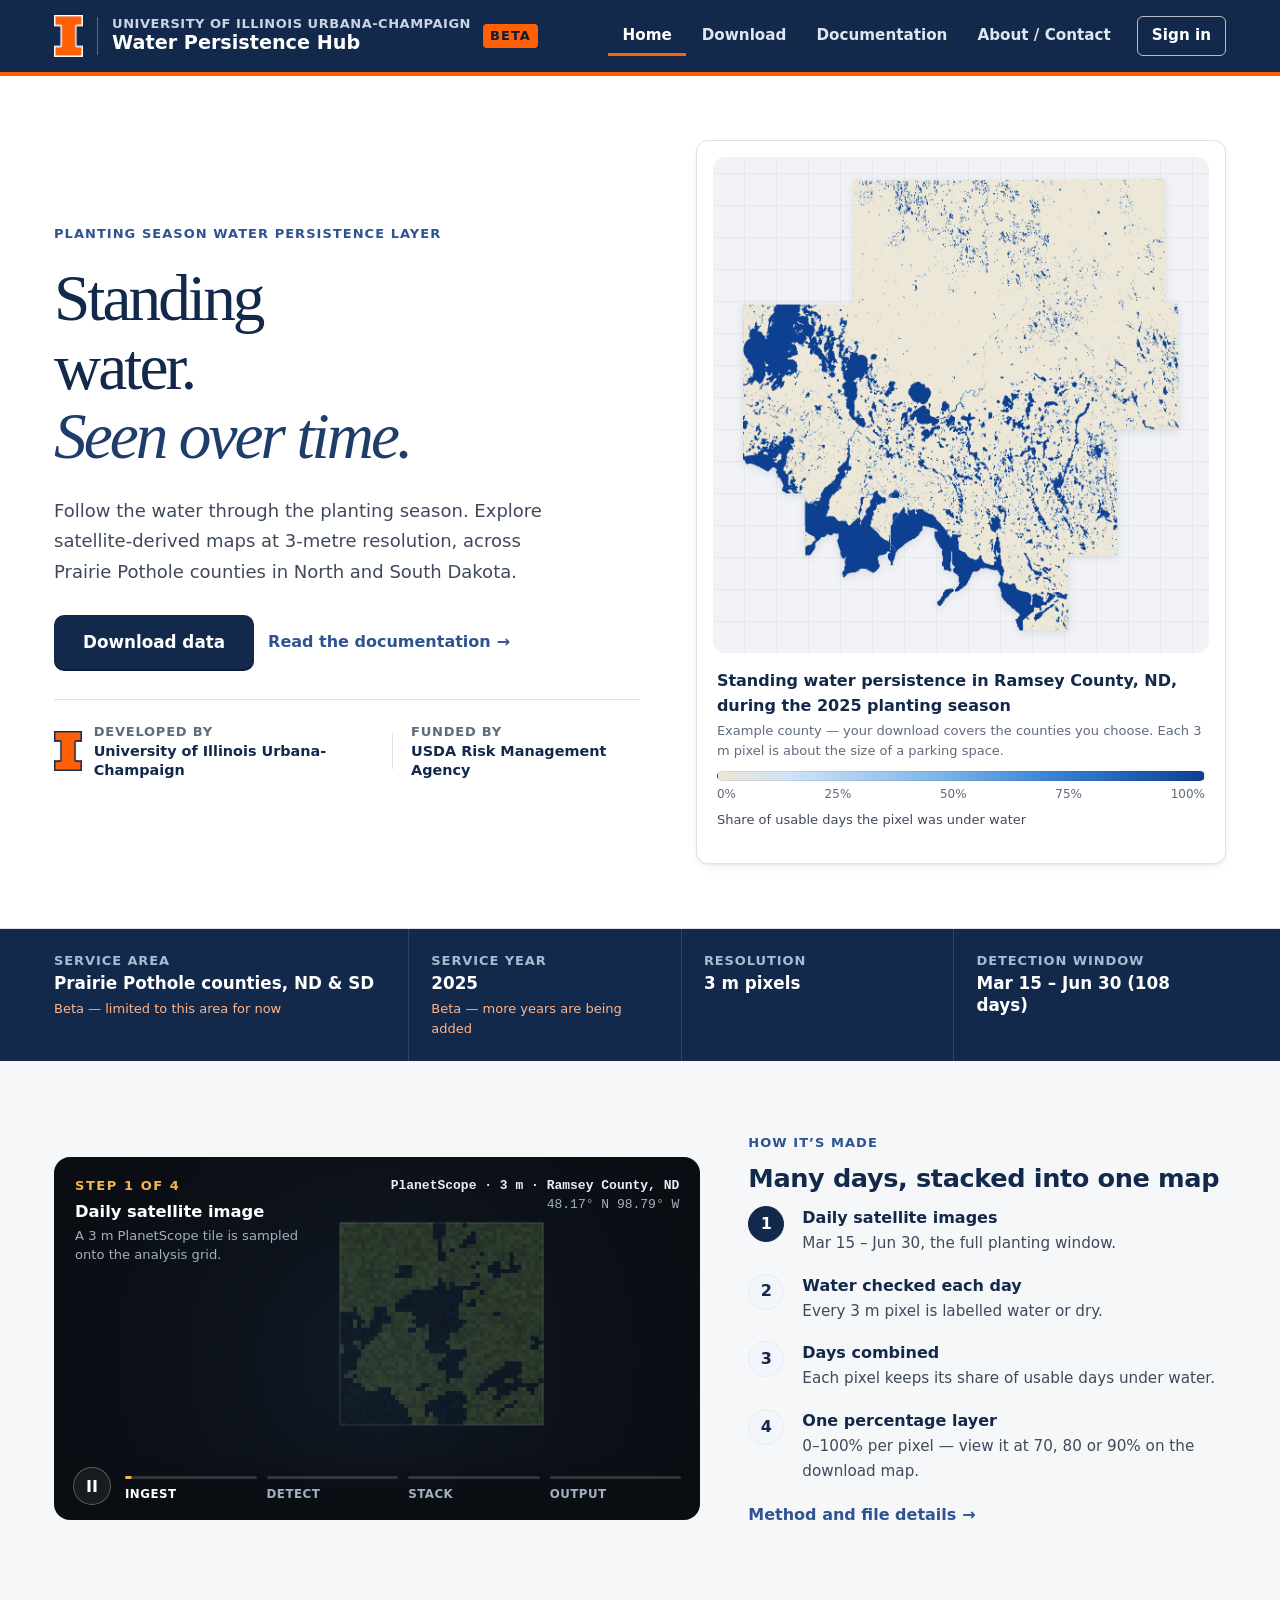
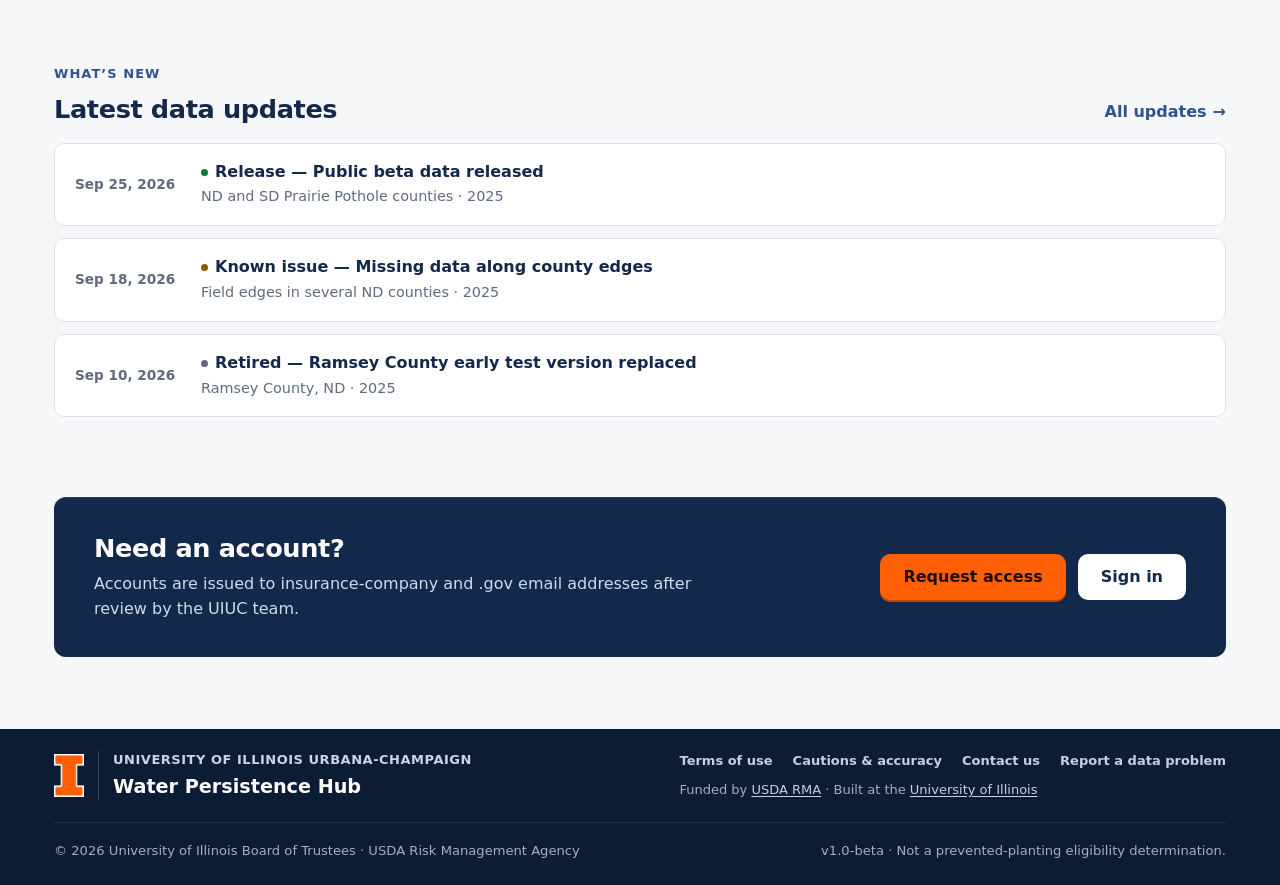
<file: index.html>
<!doctype html>
<html lang="en">
<head>
  <meta charset="utf-8">
  <meta name="viewport" content="width=device-width, initial-scale=1">
  <title>Water Persistence Hub — Planting season standing-water data</title>
  <meta name="description" content="Satellite maps of where standing water persisted on fields during the planting season, at 3-metre detail. Funded by USDA RMA, developed by the University of Illinois.">
  <link rel="icon" href="favicon.ico">
  <link rel="stylesheet" href="css/hub.css">
  <link rel="stylesheet" href="css/refinement.css">
  <link rel="stylesheet" href="css/explainer.css">
</head>
<body data-page="home">
<main id="main">

  <!-- Hero: headline, one-line audience, primary + secondary action (LAND-01, 05, 09) -->
  <section class="hero">
    <div class="wrap">
      <div>
        <span class="eyebrow">Planting Season Water Persistence layer</span>
        <h1>Standing water.<br><em>Seen over time.</em></h1>
        <p class="hero-lede">Follow the water through the planting season. Explore satellite-derived maps at 3-metre resolution, across Prairie Pothole counties in North and South Dakota.</p>
        <div class="hero-actions">
          <a class="btn btn-primary btn-lg" href="download.html">Download data</a>
          <a class="link-arrow" href="docs.html">Read the documentation</a>
        </div>

        <div class="credits" aria-label="Funding and development">
          <a href="https://illinois.edu/" target="_blank" rel="noopener" class="credit">
            <img src="assets/img/illinois_block_i.png" width="243" height="351" alt="University of Illinois Block I logo">
            <span><span class="credit-role">Developed by</span><span class="credit-name">University of Illinois Urbana-Champaign</span></span>
          </a>
          <span class="credit-sep" aria-hidden="true"></span>
          <a href="https://www.rma.usda.gov/" target="_blank" rel="noopener" class="credit">
            <span><span class="credit-role">Funded by</span><span class="credit-name">USDA Risk Management Agency</span></span>
          </a>
        </div>
      </div>

      <!-- Sample preview of one county (LAND-10), rendered from the real Ramsey 2025 masks -->
      <div class="sample-card">
        <figure>
          <div class="sample-map">
            <div class="sample-img">
              <img src="assets/img/ramsey_sample.png" width="937" height="972"
                   alt="Map of Ramsey County, North Dakota, showing standing water in blue across a tan field background. Large lakes lie along the southern and western edges, with thousands of small potholes scattered across the county.">
            </div>
          </div>
          <figcaption>
            <strong>Standing water persistence in Ramsey County, ND, during the 2025 planting season</strong>
            <span class="sample-tagline">Example county — your download covers the counties you choose. Each 3 m pixel is about the size of a parking space.</span>
            <div class="legend-bar" aria-label="Legend: share of usable days under water, 0 to 100 percent">
              <div class="bar" role="img" aria-label="Colour scale from dry to fully under water"></div>
              <div class="ticks"><span>0%</span><span>25%</span><span>50%</span><span>75%</span><span>100%</span></div>
              <p class="cap">Share of usable days the pixel was under water</p>
            </div>
          </figcaption>
        </figure>
      </div>
    </div>
  </section>

  <!-- At-a-glance fact strip (LAND-02) — generated from HUB.facts -->
  <section class="facts" aria-label="Key facts">
    <div class="wrap"><ul id="fact-strip"></ul></div>
  </section>

  <!-- How it's made + why 3 m matters (H1, P10 option 2): one explanatory
       section, not two — the resolution comparison is the second half of the
       same "how this layer works" story, not a separate topic. -->
  <section class="section">
    <div class="wrap how">
      <!-- Explainer (LAND-04). Animated stand-in built from the Ramsey data; set data-video-src when the captioned video is supplied. -->
      <div class="video-frame" id="explainer" data-video-src="" data-captions-src="" data-poster="" aria-label="How daily detections become one persistence layer"></div>
      <div>
        <span class="eyebrow">How it’s made</span>
        <h2>Many days, stacked into one map</h2>
        <ol class="steps-list">
          <li><div><strong>Daily satellite images</strong><span>Mar 15 – Jun 30, the full planting window.</span></div></li>
          <li><div><strong>Water checked each day</strong><span>Every 3 m pixel is labelled water or dry.</span></div></li>
          <li><div><strong>Days combined</strong><span>Each pixel keeps its share of usable days under water.</span></div></li>
          <li><div><strong>One percentage layer</strong><span>0–100% per pixel — view it at 70, 80 or 90% on the download map.</span></div></li>
        </ol>
        <p style="margin-top:20px"><a class="link-arrow" href="docs-formats.html">Method and file details</a></p>
      </div>
    </div>
  </section>

  <!-- What's new (LAND-11): first three Version Update Notices -->
  <section class="section-tight">
    <div class="wrap">
      <div style="display:flex;justify-content:space-between;align-items:flex-end;gap:16px;margin-bottom:18px;flex-wrap:wrap">
        <div><span class="eyebrow">What’s new</span><h2 style="margin:0">Latest data updates</h2></div>
        <a class="link-arrow" href="docs-updates.html">All updates</a>
      </div>
      <ul class="news-list" id="whats-new"></ul>
    </div>
  </section>

  <!-- Access (LAND-09) -->
  <section class="section" style="padding-top:32px">
    <div class="wrap">
      <div class="access-band">
        <div>
          <h2>Need an account?</h2>
          <p>Accounts are issued to insurance-company and .gov email addresses after review by the UIUC team.</p>
        </div>
        <div style="display:flex;gap:12px;flex-wrap:wrap">
          <a class="btn btn-accent" href="request-access.html">Request access</a>
          <a class="btn btn-secondary" href="signin.html">Sign in</a>
        </div>
      </div>
    </div>
  </section>
</main>

<script src="js/content.js"></script>
<script src="js/site.js"></script>
<script>
  // Explainer video (LAND-04): when a real file is configured it replaces the animation.
  const ex = document.getElementById("explainer");
  if (ex.dataset.videoSrc) {
    ex.innerHTML = `<video controls muted playsinline preload="none" poster="${ex.dataset.poster}">
      <source src="${ex.dataset.videoSrc}" type="video/mp4">
      <track kind="captions" src="${ex.dataset.captionsSrc}" srclang="en" label="English" default></video>`;
  }
</script>
<script src="assets/data/explainer_grid.js"></script>
<script src="js/explainer.js"></script>
<script>
  // Fact strip
  document.getElementById("fact-strip").innerHTML = HUB.facts.map(f =>
    `<li><div><span class="k">${f.k}</span><span class="v">${f.v}</span>${f.note ? `<span class="fact-note">${f.note}</span>` : ""}</div></li>`).join("");

  // What's new — first three notices, category label leading each title (H8).
  // The small status badges shrink to a coloured dot once the label leads (P8).
  const cat = { release: ["Release", "good"], issue: ["Known issue", "warn"], retired: ["Retired", "muted"] };
  document.getElementById("whats-new").innerHTML = HUB.notices.slice(0, 3).map(n => {
    const [label, tone] = cat[n.type];
    return `<li><a class="news-item" href="docs-updates.html#${n.id}">
      <time datetime="${n.date}">${HUB.formatDate(n.date)}</time>
      <div><strong><span class="badge-dot badge-dot-${tone}"></span>${label} — ${n.title}</strong><span class="muted">${n.affects}</span></div></a></li>`;
  }).join("");

  // The "How it's made" steps follow the animation's phases 1–3.
  const stepItems = document.querySelectorAll(".steps-list li");
  const syncSteps = phase => stepItems.forEach((li, i) => li.classList.toggle("is-active", i === Math.min(phase, 2)));
  ex.addEventListener("explainer:phase", e => syncSteps(e.detail.phase));
  if (ex.dataset.phase) syncSteps(+ex.dataset.phase);
</script>
</body>
</html>
</file>
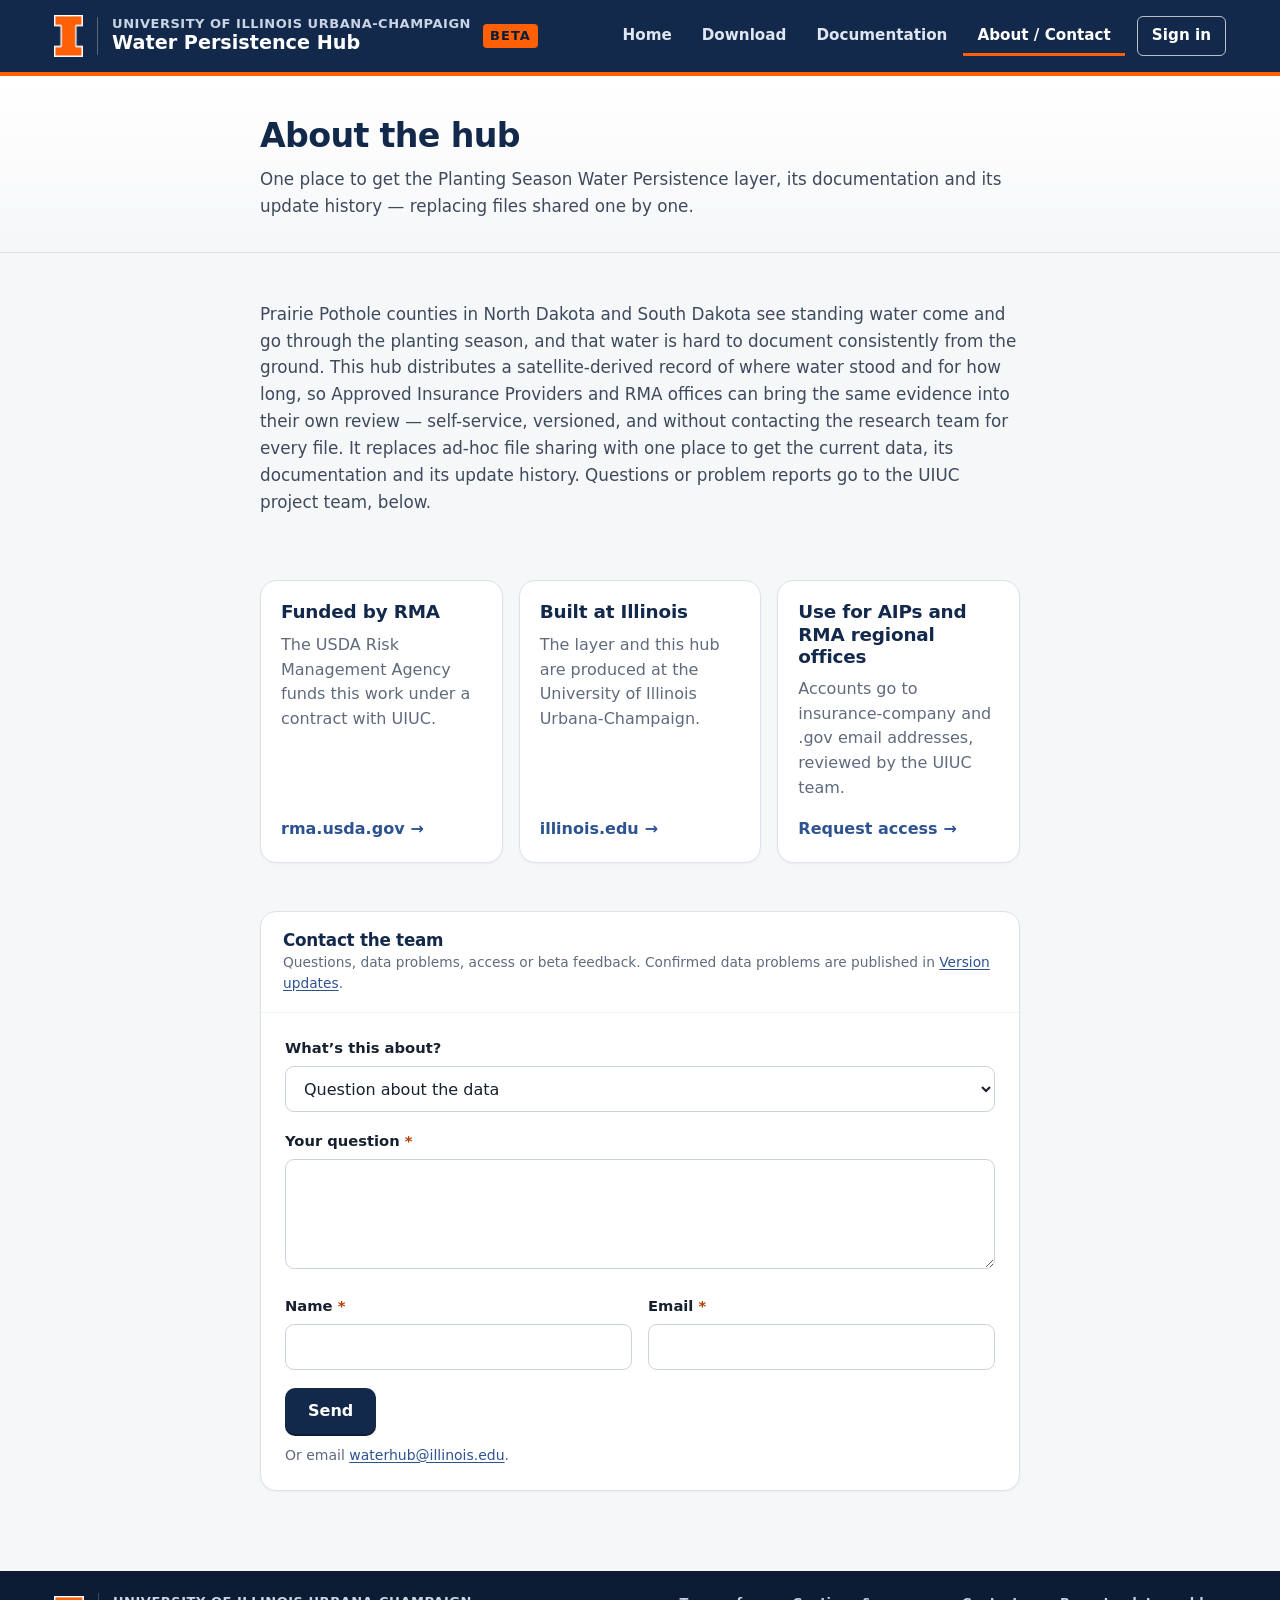
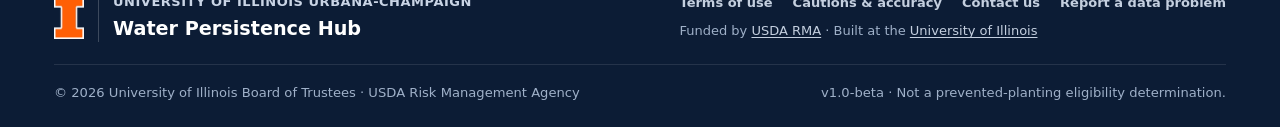
<file: about.html>
<!doctype html>
<html lang="en">
<head>
  <meta charset="utf-8">
  <meta name="viewport" content="width=device-width, initial-scale=1">
  <title>About &amp; contact — Water Persistence Hub</title>
  <link rel="icon" href="favicon.ico">
  <link rel="stylesheet" href="css/hub.css">
  <link rel="stylesheet" href="css/refinement.css">
</head>
<body data-page="about">
<main id="main">
  <div class="page-hero">
    <div class="wrap">
      <h1>About the hub</h1>
      <p>One place to get the Planting Season Water Persistence layer, its documentation and its update history — replacing files shared one by one.</p>
    </div>
  </div>

  <!-- A1: what the layer is for and why it was built -->
  <div class="wrap section-tight" style="padding-bottom:0">
    <p class="about-lede">Prairie Pothole counties in North Dakota and South Dakota see standing water come and go through the planting season, and that water is hard to document consistently from the ground. This hub distributes a satellite-derived record of where water stood and for how long, so Approved Insurance Providers and RMA offices can bring the same evidence into their own review — self-service, versioned, and without contacting the research team for every file. It replaces ad-hoc file sharing with one place to get the current data, its documentation and its update history. Questions or problem reports go to the UIUC project team, below.</p>
  </div>

  <div class="wrap section-tight">
    <div class="grid grid-3 about-cards">
      <div class="card card-pad">
        <h3>Funded by RMA</h3>
        <p class="muted">The USDA Risk Management Agency funds this work under a contract with UIUC.</p>
        <a class="link-arrow" href="https://www.rma.usda.gov/" target="_blank" rel="noopener">rma.usda.gov</a>
      </div>
      <div class="card card-pad">
        <h3>Built at Illinois</h3>
        <p class="muted">The layer and this hub are produced at the University of Illinois Urbana-Champaign.</p>
        <a class="link-arrow" href="https://illinois.edu/" target="_blank" rel="noopener">illinois.edu</a>
      </div>
      <div class="card card-pad">
        <h3>Use for AIPs and RMA regional offices</h3>
        <p class="muted">Accounts go to insurance-company and .gov email addresses, reviewed by the UIUC team.</p>
        <a class="link-arrow" href="request-access.html">Request access</a>
      </div>
    </div>
  </div>

  <div class="wrap" style="padding-bottom:80px">
    <!-- One contact form; the type decides which extra fields appear (DOC-12, A8, H22/H23). -->
    <section class="card contact-card" id="contact" aria-labelledby="contact-h">
      <div class="card-head"><div><h2 id="contact-h">Contact the team</h2><p>Questions, data problems, access or beta feedback. Confirmed data problems are published in <a href="docs-updates.html">Version updates</a>.</p></div></div>
      <form class="card-pad" data-form="contact">
        <div class="field"><label for="c-type">What’s this about?</label>
          <select class="input" id="c-type">
            <option value="question">Question about the data</option>
            <option value="problem">Report a data problem</option>
            <option value="account">Account or access</option>
            <option value="beta">Beta feedback</option>
            <option value="other">Something else</option>
          </select></div>
        <fieldset class="report-fields" id="report-fields" hidden>
          <legend class="sr-only">Where the problem is</legend>
          <div class="form-row form-row-3">
            <div class="field"><label for="r-county">County</label>
              <select class="input" id="r-county"><option value="">Choose a county…</option></select></div>
            <div class="field"><label for="r-year">Year</label><select class="input" id="r-year"><option>2025</option></select></div>
            <div class="field"><label for="r-window">Planting window</label><select class="input" id="r-window"><option value="">Not sure</option><option value="default">Default</option><option value="corn">Corn</option><option value="soybean">Soybean</option></select></div>
          </div>
        </fieldset>
        <div class="field"><label for="c-msg" id="c-msg-label">Message <span class="req">*</span></label><textarea class="input" id="c-msg" required></textarea></div>
        <div class="form-row">
          <div class="field"><label for="c-name">Name <span class="req">*</span></label><input class="input" id="c-name" required autocomplete="name"></div>
          <div class="field"><label for="c-email">Email <span class="req">*</span></label><input class="input" id="c-email" type="email" required autocomplete="email"></div>
        </div>
        <button class="btn btn-primary" id="c-submit">Send</button>
        <p class="small muted" style="margin:10px 0 0">Or email <a href="mailto:waterhub@illinois.edu">waterhub@illinois.edu</a>.</p>
      </form>
    </section>
  </div>
</main>
<script src="assets/data/counties.js"></script>
<script src="js/content.js"></script>
<script src="js/site.js"></script>
<script>
  // A4: reuse the same county list as the download page, so reports name
  // counties consistently (grouped ND then SD, like the download search).
  const rCounty = document.getElementById("r-county");
  const byState = { ND: [], SD: [] };
  COUNTIES.features.forEach(f => byState[f.properties.state]?.push(f.properties.name));
  ["ND", "SD"].forEach(st => {
    const grp = document.createElement("optgroup"); grp.label = st === "ND" ? "North Dakota" : "South Dakota";
    byState[st].sort().forEach(name => { const o = document.createElement("option"); o.textContent = `${name} County, ${st}`; grp.append(o); });
    rCounty.append(grp);
  });
  // The type picks the extra fields and the message prompt.
  const type = document.getElementById("c-type"), msg = document.getElementById("c-msg");
  const PROMPT = {
    problem: ["What looks wrong?", "Location (coordinates if you have them), what you expected and what the layer shows."],
    question: ["Your question", ""], account: ["Message", ""], beta: ["Your feedback", ""], other: ["Message", ""] };
  function syncType() {
    const [label, hint] = PROMPT[type.value];
    document.getElementById("report-fields").hidden = type.value !== "problem";
    document.getElementById("c-msg-label").firstChild.textContent = label + " ";
    msg.placeholder = hint;
    document.getElementById("c-submit").textContent = type.value === "problem" ? "Submit report" : "Send";
  }
  type.addEventListener("change", syncType);
  // Old links still work: ?topic=beta (beta bar) and #report (docs, footer) preset the type.
  function presetFromUrl() {
    const preset = location.hash === "#report" ? "problem" : new URLSearchParams(location.search).get("topic");
    if (preset && PROMPT[preset]) type.value = preset;
    syncType();
    if (location.hash === "#report") document.getElementById("contact").scrollIntoView();
  }
  window.addEventListener("hashchange", presetFromUrl);
  // After forms.js restores any saved draft, so the visible fields match the restored type.
  document.addEventListener("DOMContentLoaded", presetFromUrl);
</script>
<script src="js/forms.js"></script>
</body>
</html>
</file>
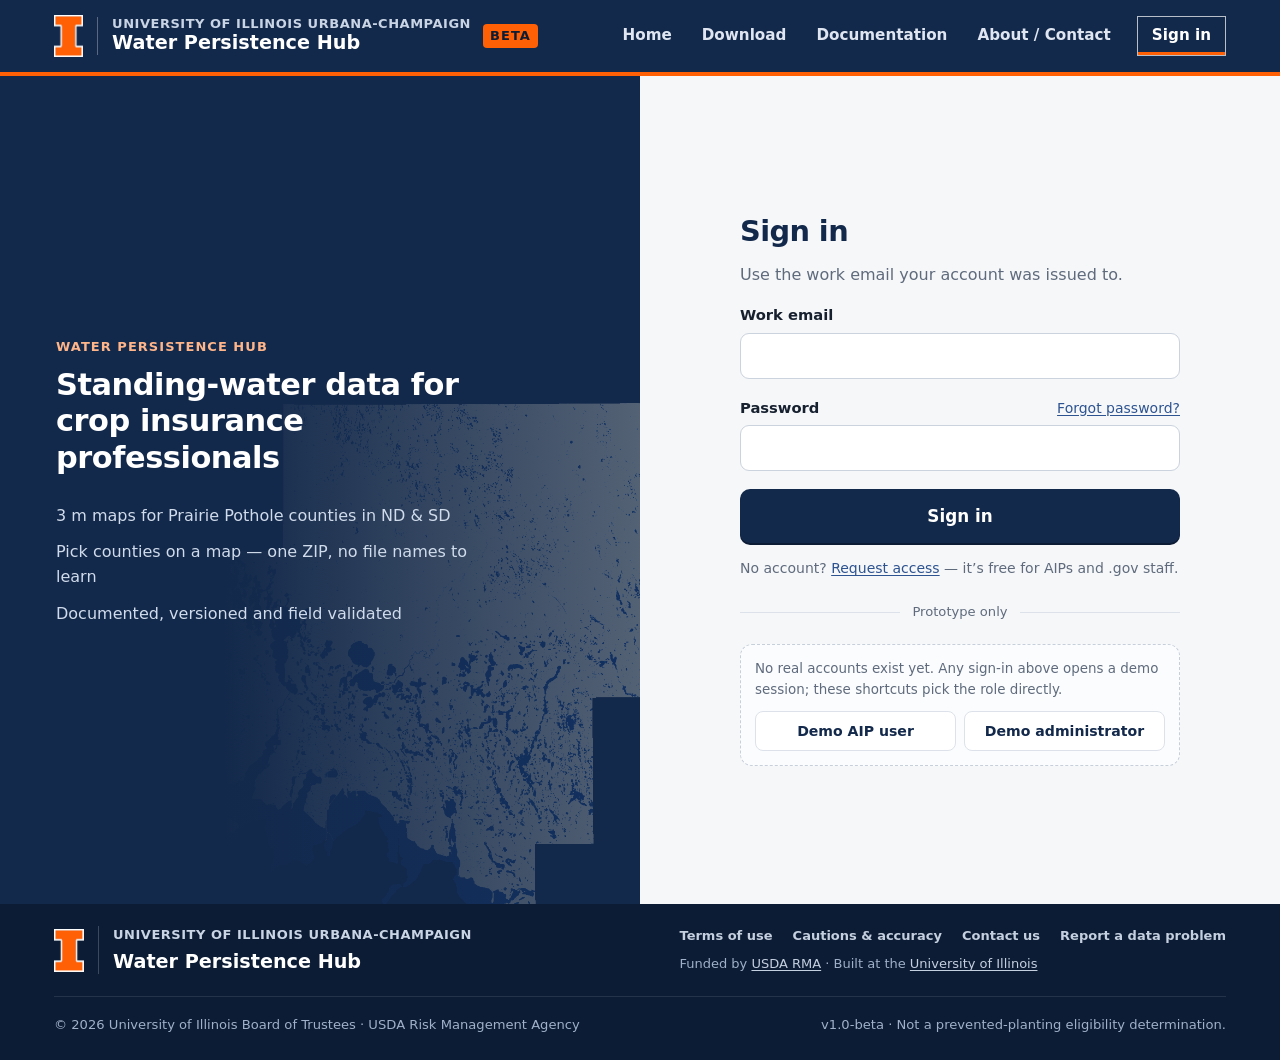
<file: account.html>
<!doctype html>
<html lang="en">
<head>
  <meta charset="utf-8">
  <meta name="viewport" content="width=device-width, initial-scale=1">
  <title>My downloads — Water Persistence Hub</title>
  <link rel="icon" href="favicon.ico">
  <link rel="stylesheet" href="css/hub.css">
  <link rel="stylesheet" href="css/refinement.css">
</head>
<body data-page="account">
<main id="main">
  <div class="page-hero">
    <div class="wrap" style="display:flex;justify-content:space-between;align-items:flex-end;gap:20px;flex-wrap:wrap">
      <div>
        <h1>My downloads</h1>
        <p id="who"></p>
      </div>
      <a class="btn btn-primary" href="download.html">New download</a>
    </div>
  </div>

  <div class="wrap form-layout">
    <!-- DL-14: every past download with the selection it represented -->
    <section class="card" aria-labelledby="hist-h">
      <div class="card-head"><div><h2 id="hist-h">Download history</h2><p>Packages stay ready for 7 days. Re-open any selection to build it again.</p></div></div>
      <p class="callout callout-warn" id="history-error" role="alert" hidden style="margin:16px 22px">History could not be read. Your stored data has not been changed. <a href="download.html">Start a new selection</a>.</p>
      <div class="table-wrap" id="history-table">
        <table class="data">
          <thead><tr><th>Selection</th><th>Date</th><th class="num">Size</th><th>Status</th><th class="actions"><span class="sr-only">Actions</span></th></tr></thead>
          <tbody id="hist"></tbody>
        </table>
      </div>
      <p class="prototype-note" id="history-note" style="padding:12px 22px 16px;margin:0" hidden>Rows marked <span class="badge badge-muted">Sample</span> show how history will look; the others are selections you built in this browser.</p>
    </section>

    <aside>
      <div class="card card-pad">
        <h3>Account</h3>
        <dl class="notice-grid" style="grid-template-columns:110px 1fr;margin:0" id="acct"></dl>
        <div class="divider" style="margin:18px 0 14px"></div>
        <button class="btn btn-secondary btn-sm" type="button" id="pw-reset">Change password</button>
        <p class="inline-status" id="pw-status"></p>
      </div>
      <div class="card card-pad">
        <h3>API token <span class="badge badge-warn">Coming soon</span></h3>
        <p class="small muted">For <a href="docs-formats.html#api">downloading with code (API)</a>. The API is not available in the beta yet — your token will appear here when it launches.</p>
        <div style="display:flex;gap:8px">
          <input class="input" id="token" readonly disabled placeholder="Not issued yet" style="font-family:var(--mono);font-size:.88rem;height:40px" aria-label="API token (not issued yet)">
          <button class="btn btn-secondary btn-sm" type="button" style="height:40px" id="token-copy" disabled>Copy</button>
        </div>
      </div>
    </aside>
  </div>
</main>
<script src="js/content.js"></script>
<script src="js/site.js"></script>
<script src="js/account.js"></script>
</body>
</html>
</file>
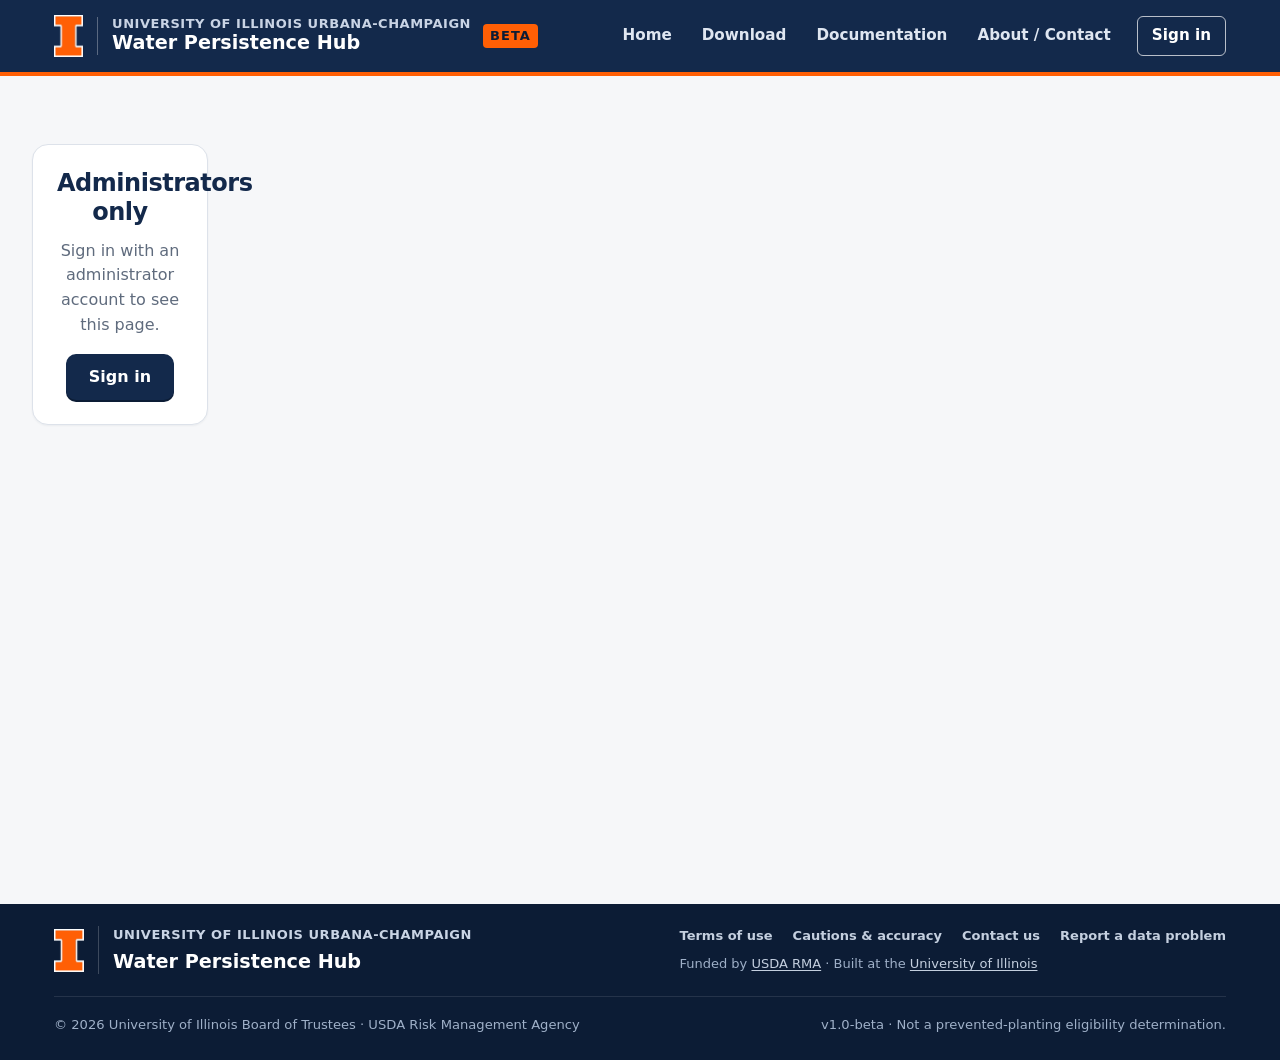
<file: admin.html>
<!doctype html>
<html lang="en">
<head>
  <meta charset="utf-8">
  <meta name="viewport" content="width=device-width, initial-scale=1">
  <title>Admin console — Water Persistence Hub</title>
  <link rel="icon" href="favicon.ico">
  <link rel="stylesheet" href="css/hub.css">
  <link rel="stylesheet" href="css/refinement.css">
</head>
<body data-page="admin">
<main id="main" class="admin-shell">
  <nav class="admin-side" aria-label="Admin sections">
    <h2>Reporting</h2>
    <ul role="tablist" aria-orientation="vertical">
      <li><button role="tab" aria-selected="true" data-tab="analytics">Usage statistics</button></li>
    </ul>
    <h2>Access</h2>
    <ul role="tablist" aria-orientation="vertical">
      <li><button role="tab" aria-selected="false" data-tab="requests">Access requests<span class="count" id="req-count"></span></button></li>
      <li><button role="tab" aria-selected="false" data-tab="accounts">Accounts</button></li>
      <li><button role="tab" aria-selected="false" data-tab="domains">Eligible domains</button></li>
    </ul>
    <h2>Content</h2>
    <ul role="tablist" aria-orientation="vertical">
      <li><button role="tab" aria-selected="false" data-tab="content">Data &amp; notices</button></li>
    </ul>
  </nav>

  <div class="admin-main">
    <!-- ============ Usage statistics (ANL-01…09) ============ -->
    <section role="tabpanel" id="tab-analytics">
      <div class="admin-top">
        <div><h1>Usage statistics</h1><p>Downloads and visits for monthly RMA reporting. <span class="sample-tag">Sample data</span></p></div>
        <div class="filters">
          <div class="seg-inline" role="group" aria-label="Date range" id="range">
            <button aria-pressed="false" data-days="7">7 days</button>
            <button aria-pressed="true" data-days="30">30 days</button>
            <button aria-pressed="false" data-days="90">90 days</button>
          </div>
          <button class="btn btn-secondary btn-sm" id="export-all">Export CSV</button>
        </div>
      </div>
      <div class="tiles" id="tiles"></div>
      <div class="charts">
        <div class="chart-card span-2" id="c-trend"></div>
        <div class="chart-card" id="c-funnel"></div>
        <div class="chart-card" id="c-window"></div>
        <div class="chart-card" id="c-county"></div>
        <div class="chart-card" id="c-pages"></div>
      </div>
      <p class="small muted" style="margin-top:14px">First-party analytics only — no advertising or third-party trackers. A download counts once, when the server confirms the full transfer.</p>
    </section>

    <!-- ============ Access requests (AUTH-04, 06, 07) ============ -->
    <section role="tabpanel" id="tab-requests" hidden>
      <div class="admin-top"><div><h1>Access requests</h1><p>Nothing is approved automatically. Requests from unknown domains are flagged, not rejected.</p></div></div>
      <div class="card"><div class="table-wrap"><table class="data">
        <thead><tr><th>Requester</th><th>Domain check</th><th>Role &amp; intended use</th><th>Received</th><th class="actions">Decision</th></tr></thead>
        <tbody id="req-body"></tbody>
      </table></div></div>
    </section>

    <!-- ============ Accounts (AUTH-07, 09) ============ -->
    <section role="tabpanel" id="tab-accounts" hidden>
      <div class="admin-top">
        <div><h1>Accounts</h1><p id="acct-sum"></p></div>
        <div class="filters">
          <label for="acct-q" class="sr-only">Search accounts</label>
          <input class="input" id="acct-q" placeholder="Search name, org or email" style="height:38px;width:240px">
          <button class="btn btn-secondary btn-sm" id="bulk">Bulk create from CSV</button>
          <button class="btn btn-secondary btn-sm" id="export-accts">Export list</button>
        </div>
      </div>
      <div class="card"><div class="table-wrap"><table class="data">
        <thead><tr><th>User</th><th>Organisation</th><th>Granted</th><th>Last sign-in</th><th class="num">Downloads</th><th>Status</th><th class="actions"><span class="sr-only">Actions</span></th></tr></thead>
        <tbody id="acct-body"></tbody>
      </table></div></div>
    </section>

    <!-- ============ Eligible domains (AUTH-05) ============ -->
    <section role="tabpanel" id="tab-domains" hidden>
      <div class="admin-top"><div><h1>Eligible domains</h1><p>Requests from these domains are marked eligible. Changes apply immediately — no deploy.</p></div></div>
      <div class="card" style="max-width:760px">
        <form class="card-head" id="dom-form" style="gap:10px">
          <label for="dom-in" class="sr-only">Domain</label>
          <input class="input" id="dom-in" placeholder="example-insurance.com" style="flex:1;min-width:180px;height:40px" required>
          <label for="dom-org" class="sr-only">Organisation</label>
          <input class="input" id="dom-org" placeholder="Organisation name" style="flex:1;min-width:160px;height:40px" required>
          <button class="btn btn-primary btn-sm" style="height:40px">Add domain</button>
        </form>
        <ul class="domain-list" id="dom-list"></ul>
      </div>
    </section>

    <!-- ============ Data & notices (DOC-05, DOC-10, NFR-09) ============ -->
    <section role="tabpanel" id="tab-content" hidden>
      <div class="admin-top"><div><h1>Data &amp; notices</h1><p>Publish regions, years and versions, and post update notices — all without a code change.</p></div>
        <div class="filters"><button class="btn btn-primary btn-sm" id="new-notice">New update notice</button></div></div>
      <div class="card" style="margin-bottom:16px">
        <div class="card-head"><div><h2>Published data</h2><p>Each release is frozen once published.</p></div></div>
        <div class="table-wrap"><table class="data">
          <thead><tr><th>Release</th><th>Coverage</th><th class="num">Counties</th><th>Planting windows</th><th>Status</th><th class="actions"></th></tr></thead>
          <tbody>
            <tr><td><div class="cell-main">v1.0-beta</div><div class="cell-sub">Published Sep 25, 2026</div></td><td>ND + SD Prairie Pothole · 2025</td><td class="num">67</td><td>Default · Corn · Soybean</td><td><span class="badge badge-good badge-dot">Live</span></td><td class="actions"><button class="btn btn-ghost btn-sm">View files</button></td></tr>
            <tr><td><div class="cell-main">v1.1</div><div class="cell-sub">Draft · validation passed</div></td><td>MT, MN, IA Prairie Pothole · 2025</td><td class="num">54</td><td>Default · Corn · Soybean</td><td><span class="badge badge-warn badge-dot">Ready to publish</span></td><td class="actions"><button class="btn btn-primary btn-sm" onclick="toast('Prototype: publishing makes these counties selectable on the download page.')">Publish</button></td></tr>
            <tr><td><div class="cell-main">v0.9</div><div class="cell-sub">Retired Sep 10, 2026</div></td><td>Ramsey, ND · 2025</td><td class="num">1</td><td>Default · Corn · Soybean</td><td><span class="badge badge-muted">Retired — citable</span></td><td class="actions"><button class="btn btn-ghost btn-sm">View note</button></td></tr>
          </tbody>
        </table></div>
      </div>
      <div class="card">
        <div class="card-head"><div><h2>Update notices</h2><p>The latest three appear on the home page automatically.</p></div></div>
        <div class="table-wrap"><table class="data"><tbody id="notice-body"></tbody></table></div>
      </div>
    </section>
  </div>
</main>

<div class="modal-backdrop" id="notice-modal" role="dialog" aria-modal="true" aria-labelledby="nm-title" data-dismissable>
  <form class="modal" id="notice-form">
    <div class="modal-head"><h2 id="nm-title">New update notice</h2></div>
    <div class="modal-body">
      <div class="form-row">
        <div class="field"><label for="nm-type">Type</label><select class="input" id="nm-type"><option value="release">Release</option><option value="issue">Known issue</option><option value="retired">Retirement</option></select></div>
        <div class="field"><label for="nm-ver">Version</label><input class="input" id="nm-ver" value="v1.0-beta"></div>
      </div>
      <div class="field"><label for="nm-title-in">Title</label><input class="input" id="nm-title-in" required></div>
      <div class="field"><label for="nm-what">What changed</label><textarea class="input" id="nm-what" required style="min-height:80px"></textarea></div>
      <div class="form-row">
        <div class="field"><label for="nm-aff">Regions &amp; years affected</label><input class="input" id="nm-aff" required></div>
        <div class="field"><label for="nm-rep">Should users replace their copy?</label><input class="input" id="nm-rep" required placeholder="Yes — … / No — …"></div>
      </div>
    </div>
    <div class="modal-foot"><button type="button" class="btn btn-secondary" id="nm-cancel">Cancel</button><button class="btn btn-primary">Publish notice</button></div>
  </form>
</div>

<script src="assets/data/counties.js"></script>
<script src="js/content.js"></script>
<script src="js/site.js"></script>
<script src="js/admin.js"></script>
</body>
</html>
</file>
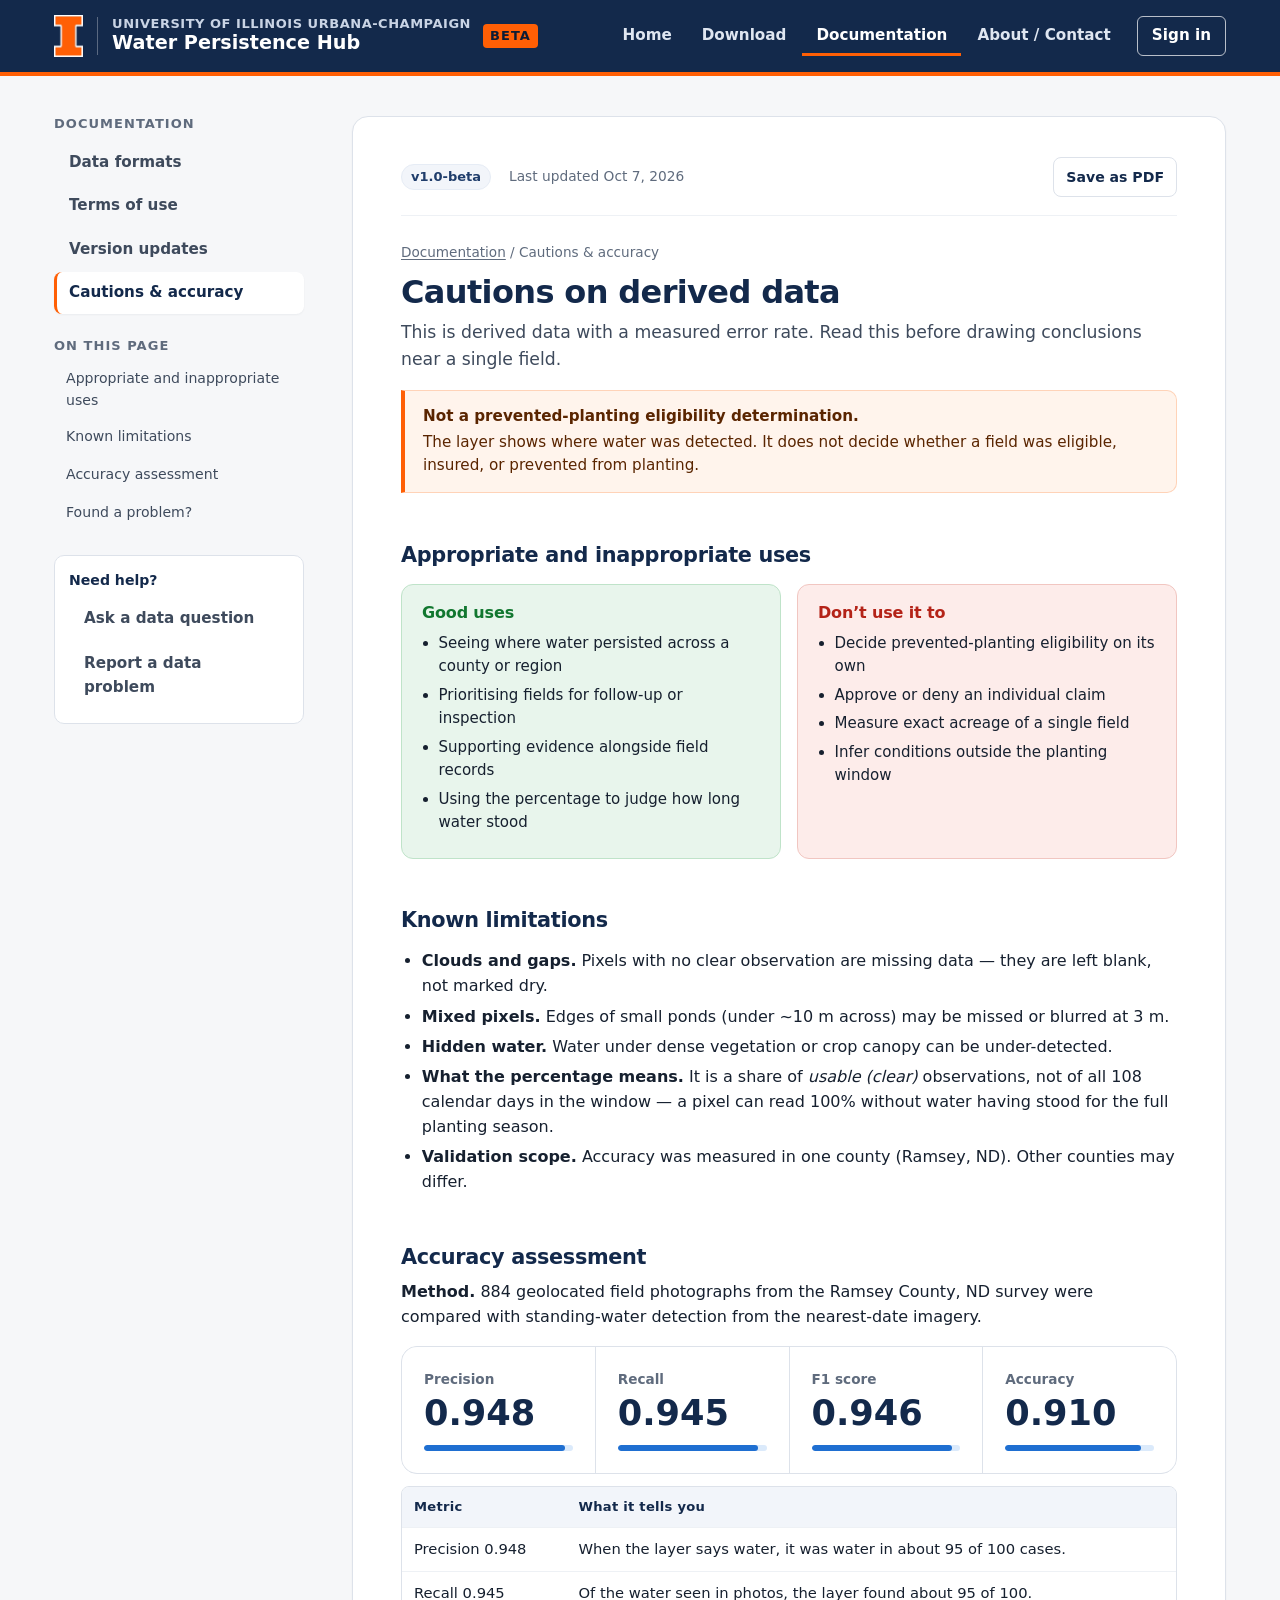
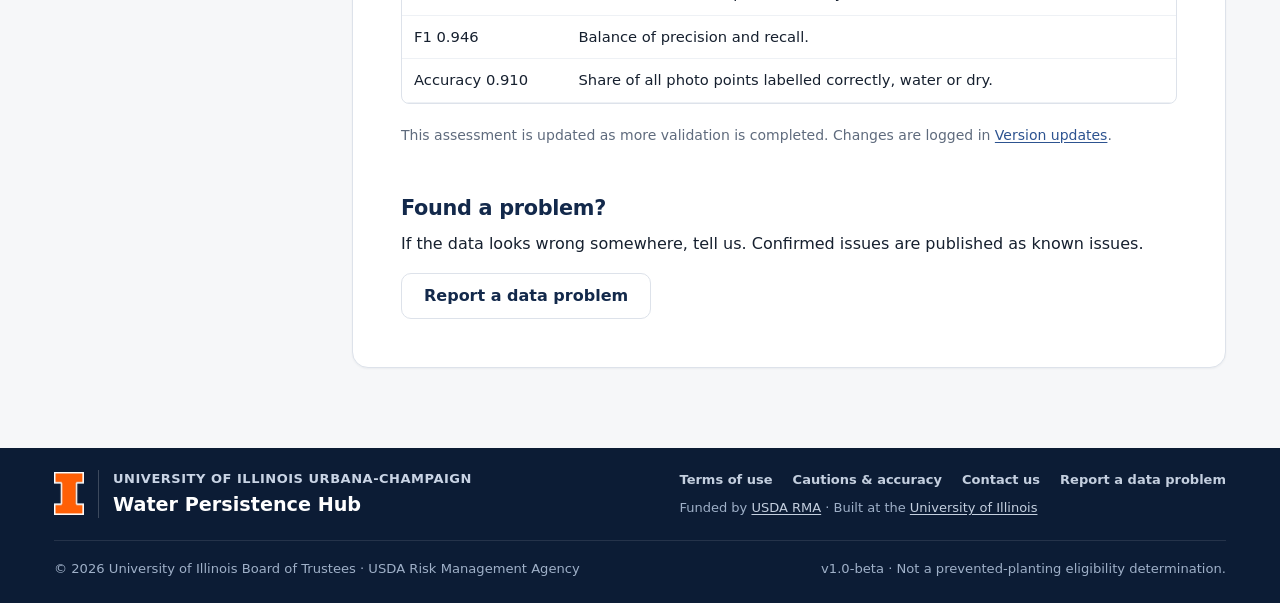
<file: docs-cautions.html>
<!doctype html>
<html lang="en">
<head>
  <meta charset="utf-8">
  <meta name="viewport" content="width=device-width, initial-scale=1">
  <title>Cautions &amp; accuracy — Documentation — Water Persistence Hub</title>
  <link rel="icon" href="favicon.ico">
  <link rel="stylesheet" href="css/hub.css">
  <link rel="stylesheet" href="css/refinement.css">
</head>
<body data-page="docs" data-doc="cautions">
<main id="main">
  <div class="wrap docs-layout">
    <nav class="docs-nav" aria-label="Documentation"></nav>
    <article class="doc">
      <div class="doc-meta" data-version="v1.0-beta" data-updated="2026-10-07"></div>
      <p class="crumbs"><a href="docs.html">Documentation</a> / Cautions &amp; accuracy</p>
      <h1>Cautions on derived data</h1>
      <p class="lede">This is derived data with a measured error rate. Read this before drawing conclusions near a single field.</p>

      <div class="callout callout-warn"><p><strong>Not a prevented-planting eligibility determination.</strong>
        The layer shows where water was detected. It does not decide whether a field was eligible, insured, or prevented from planting.</p>
      </div>

      <h2 id="uses">Appropriate and inappropriate uses</h2>
      <div class="use-grid">
        <div class="use-box use-good">
          <h3>Good uses</h3>
          <ul>
            <li>Seeing where water persisted across a county or region</li>
            <li>Prioritising fields for follow-up or inspection</li>
            <li>Supporting evidence alongside field records</li>
            <li>Using the percentage to judge how long water stood</li>
          </ul>
        </div>
        <div class="use-box use-bad">
          <h3>Don’t use it to</h3>
          <ul>
            <li>Decide prevented-planting eligibility on its own</li>
            <li>Approve or deny an individual claim</li>
            <li>Measure exact acreage of a single field</li>
            <li>Infer conditions outside the planting window</li>
          </ul>
        </div>
      </div>

      <h2 id="limits">Known limitations</h2>
      <ul>
        <li><strong>Clouds and gaps.</strong> Pixels with no clear observation are missing data — they are left blank, not marked dry.</li>
        <li><strong>Mixed pixels.</strong> Edges of small ponds (under ~10 m across) may be missed or blurred at 3 m.</li>
        <li><strong>Hidden water.</strong> Water under dense vegetation or crop canopy can be under-detected.</li>
        <li><strong>What the percentage means.</strong> It is a share of <em>usable (clear)</em> observations, not of all 108 calendar days in the window — a pixel can read 100% without water having stood for the full planting season.</li>
        <li><strong>Validation scope.</strong> Accuracy was measured in one county (Ramsey, ND). Other counties may differ.</li>
      </ul>

      <h2 id="accuracy">Accuracy assessment</h2>
      <p><strong>Method.</strong> 884 geolocated field photographs from the Ramsey County, ND survey were compared with standing-water detection from the nearest-date imagery.</p>
      <div class="metric-row" id="metrics" style="margin:16px 0 12px"></div>
      <table>
        <thead><tr><th>Metric</th><th>What it tells you</th></tr></thead>
        <tbody>
          <tr><td>Precision 0.948</td><td>When the layer says water, it was water in about 95 of 100 cases.</td></tr>
          <tr><td>Recall 0.945</td><td>Of the water seen in photos, the layer found about 95 of 100.</td></tr>
          <tr><td>F1 0.946</td><td>Balance of precision and recall.</td></tr>
          <tr><td>Accuracy 0.910</td><td>Share of all photo points labelled correctly, water or dry.</td></tr>
        </tbody>
      </table>
      <p class="small muted">This assessment is updated as more validation is completed. Changes are logged in <a href="docs-updates.html">Version updates</a>.</p>

      <h2 id="report">Found a problem?</h2>
      <p>If the data looks wrong somewhere, tell us. Confirmed issues are published as known issues.</p>
      <a class="btn btn-secondary" href="about.html#report">Report a data problem</a>
    </article>
  </div>
</main>
<script src="js/content.js"></script>
<script src="js/site.js"></script>
<script>
  const M = HUB.metrics;
  document.getElementById("metrics").innerHTML = [["Precision", M.precision], ["Recall", M.recall], ["F1 score", M.f1], ["Accuracy", M.accuracy]]
    .map(([k, v]) => `<div class="metric"><div class="k">${k}</div><div class="v">${v.toFixed(3)}</div><div class="bar" role="img" aria-label="${k} ${v}"><i style="width:${v * 100}%"></i></div></div>`).join("");
</script>
<script src="js/docs.js"></script>
</body>
</html>
</file>
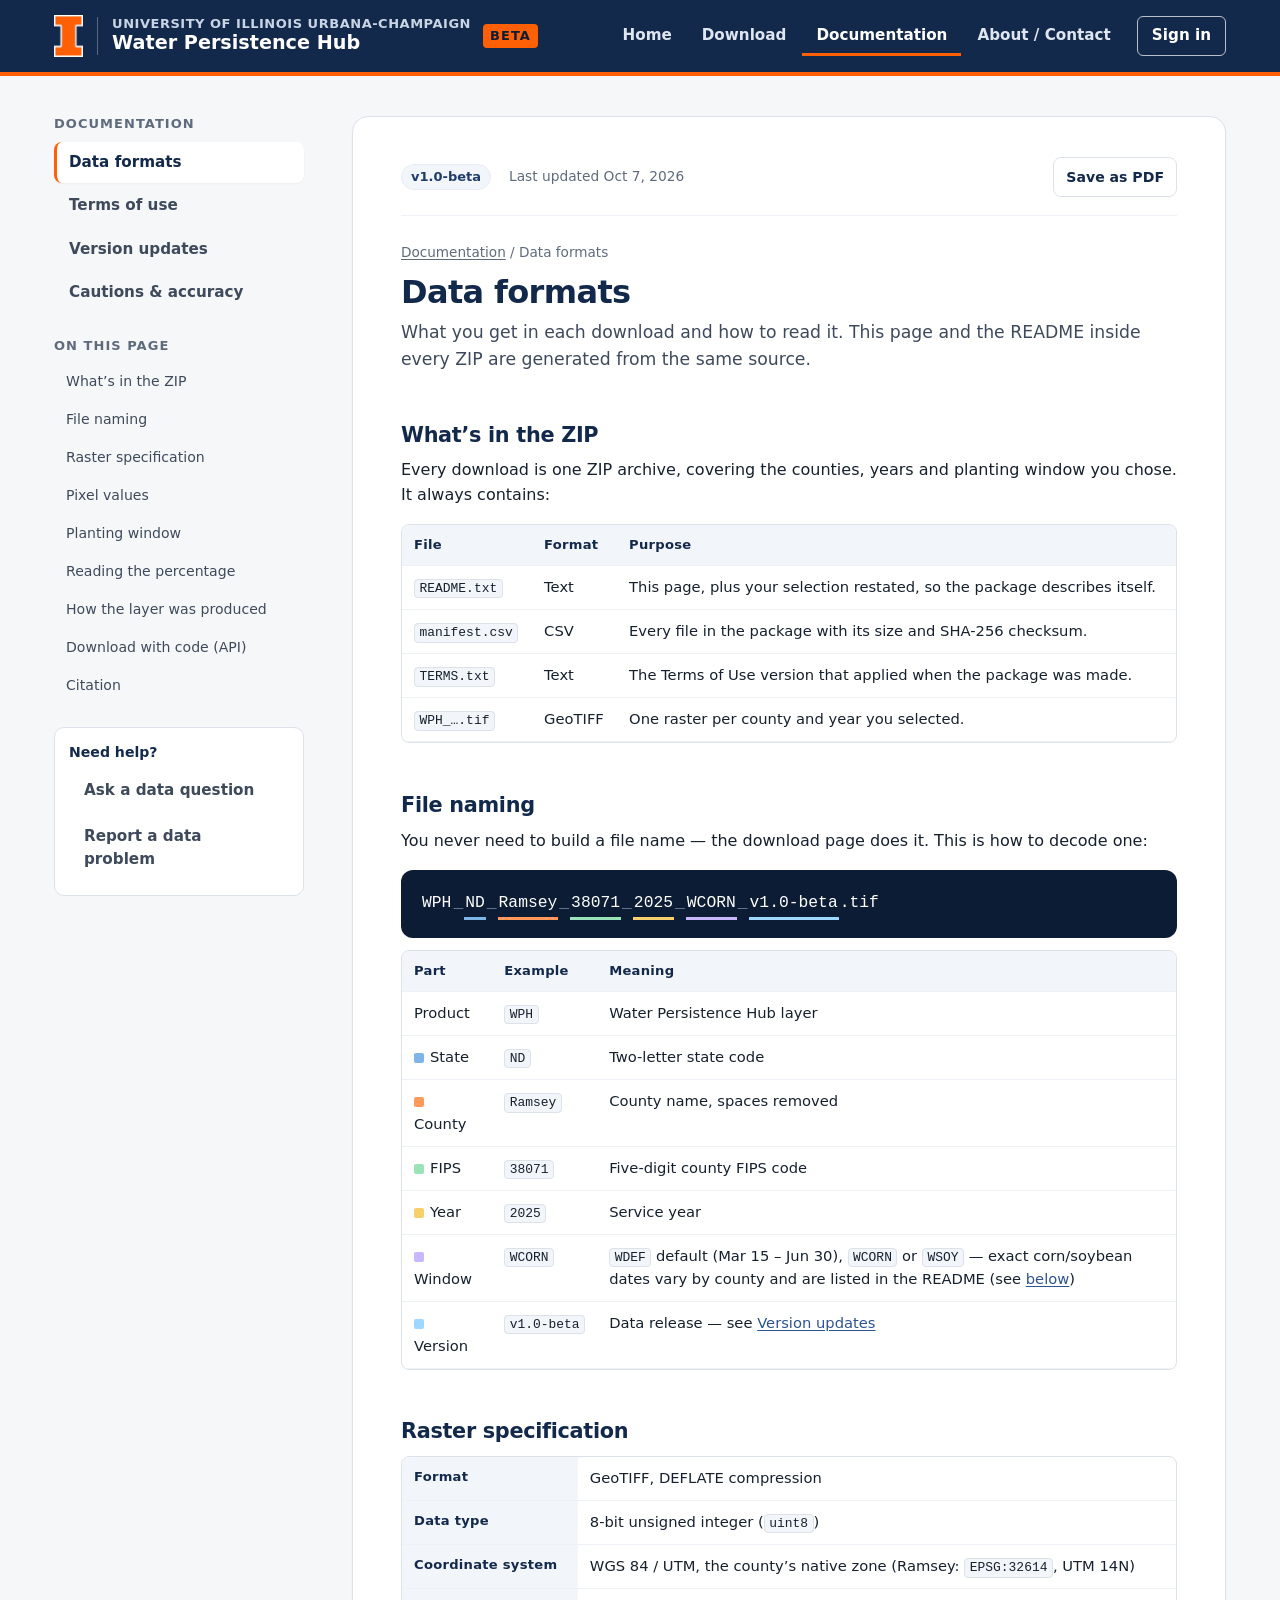
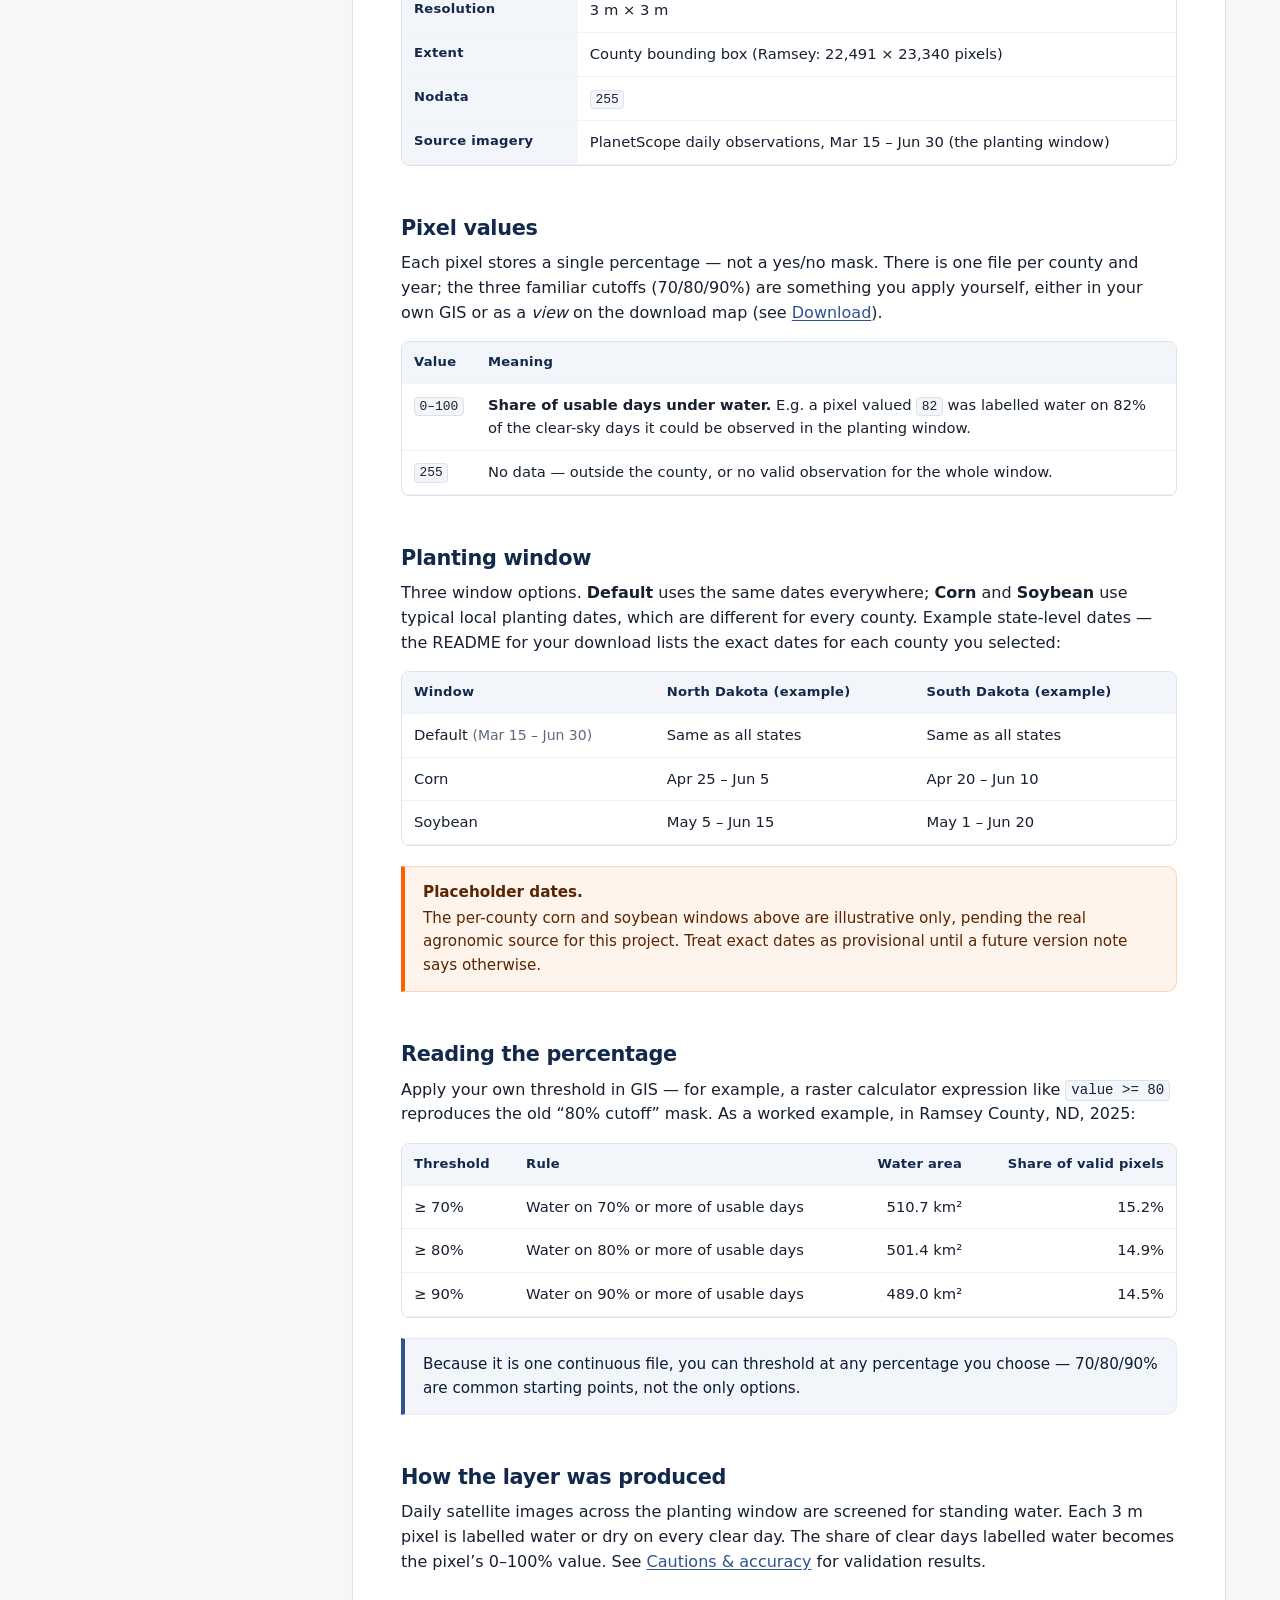
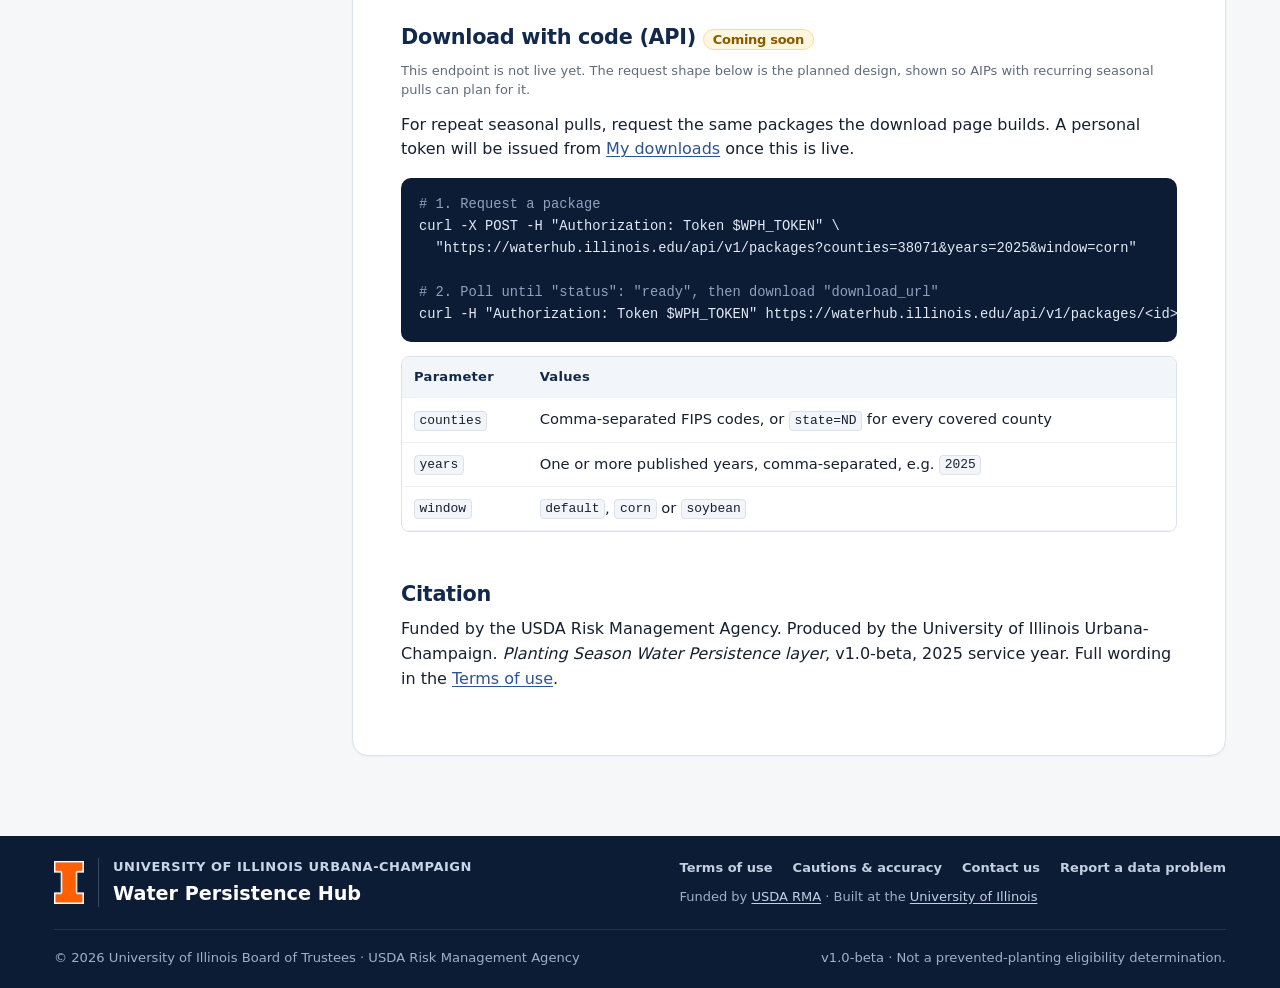
<file: docs-formats.html>
<!doctype html>
<html lang="en">
<head>
  <meta charset="utf-8">
  <meta name="viewport" content="width=device-width, initial-scale=1">
  <title>Data formats — Documentation — Water Persistence Hub</title>
  <link rel="icon" href="favicon.ico">
  <link rel="stylesheet" href="css/hub.css">
  <link rel="stylesheet" href="css/refinement.css">
</head>
<body data-page="docs" data-doc="formats">
<main id="main">
  <div class="wrap docs-layout">
    <nav class="docs-nav" aria-label="Documentation"></nav>
    <article class="doc">
      <div class="doc-meta" data-version="v1.0-beta" data-updated="2026-10-07"></div>
      <p class="crumbs"><a href="docs.html">Documentation</a> / Data formats</p>
      <h1>Data formats</h1>
      <p class="lede">What you get in each download and how to read it. This page and the README inside every ZIP are generated from the same source.</p>

      <h2 id="package">What’s in the ZIP</h2>
      <p>Every download is one ZIP archive, covering the counties, years and planting window you chose. It always contains:</p>
      <table>
        <thead><tr><th>File</th><th>Format</th><th>Purpose</th></tr></thead>
        <tbody>
          <tr><td><code>README.txt</code></td><td>Text</td><td>This page, plus your selection restated, so the package describes itself.</td></tr>
          <tr><td><code>manifest.csv</code></td><td>CSV</td><td>Every file in the package with its size and SHA-256 checksum.</td></tr>
          <tr><td><code>TERMS.txt</code></td><td>Text</td><td>The Terms of Use version that applied when the package was made.</td></tr>
          <tr><td><code>WPH_…​.tif</code></td><td>GeoTIFF</td><td>One raster per county and year you selected.</td></tr>
        </tbody>
      </table>

      <h2 id="naming">File naming</h2>
      <p>You never need to build a file name — the download page does it. This is how to decode one:</p>
      <div class="filename" aria-label="Example file name">
        <span>WPH</span><span class="sep">_</span><span class="f1">ND</span><span class="sep">_</span><span class="f2">Ramsey</span><span class="sep">_</span><span class="f3">38071</span><span class="sep">_</span><span class="f4">2025</span><span class="sep">_</span><span class="f5">WCORN</span><span class="sep">_</span><span class="f7">v1.0-beta</span><span>.tif</span>
      </div>
      <table>
        <thead><tr><th>Part</th><th>Example</th><th>Meaning</th></tr></thead>
        <tbody>
          <tr><td>Product</td><td><code>WPH</code></td><td>Water Persistence Hub layer</td></tr>
          <tr><td><span class="key-dot" style="background:#7eb6e8"></span>State</td><td><code>ND</code></td><td>Two-letter state code</td></tr>
          <tr><td><span class="key-dot" style="background:#ff9a5c"></span>County</td><td><code>Ramsey</code></td><td>County name, spaces removed</td></tr>
          <tr><td><span class="key-dot" style="background:#9be3b9"></span>FIPS</td><td><code>38071</code></td><td>Five-digit county FIPS code</td></tr>
          <tr><td><span class="key-dot" style="background:#f5d06b"></span>Year</td><td><code>2025</code></td><td>Service year</td></tr>
          <tr><td><span class="key-dot" style="background:#c8b6ff"></span>Window</td><td><code>WCORN</code></td><td><code>WDEF</code> default (Mar 15 – Jun 30), <code>WCORN</code> or <code>WSOY</code> — exact corn/soybean dates vary by county and are listed in the README (see <a href="#window">below</a>)</td></tr>
          <tr><td><span class="key-dot" style="background:#9fd8ff"></span>Version</td><td><code>v1.0-beta</code></td><td>Data release — see <a href="docs-updates.html">Version updates</a></td></tr>
        </tbody>
      </table>

      <h2 id="raster">Raster specification</h2>
      <table>
        <tbody>
          <tr><th scope="row">Format</th><td>GeoTIFF, DEFLATE compression</td></tr>
          <tr><th scope="row">Data type</th><td>8-bit unsigned integer (<code>uint8</code>)</td></tr>
          <tr><th scope="row">Coordinate system</th><td>WGS 84 / UTM, the county’s native zone (Ramsey: <code>EPSG:32614</code>, UTM 14N)</td></tr>
          <tr><th scope="row">Resolution</th><td>3 m × 3 m</td></tr>
          <tr><th scope="row">Extent</th><td>County bounding box (Ramsey: 22,491 × 23,340 pixels)</td></tr>
          <tr><th scope="row">Nodata</th><td><code>255</code></td></tr>
          <tr><th scope="row">Source imagery</th><td>PlanetScope daily observations, Mar 15 – Jun 30 (the planting window)</td></tr>
        </tbody>
      </table>

      <h2 id="values">Pixel values</h2>
      <p>Each pixel stores a single percentage — not a yes/no mask. There is one file per county and year; the three familiar cutoffs (70/80/90%) are something you apply yourself, either in your own GIS or as a <em>view</em> on the download map (see <a href="download.html">Download</a>).</p>
      <table>
        <thead><tr><th>Value</th><th>Meaning</th></tr></thead>
        <tbody>
          <tr><td><code>0–100</code></td><td><strong>Share of usable days under water.</strong> E.g. a pixel valued <code>82</code> was labelled water on 82% of the clear-sky days it could be observed in the planting window.</td></tr>
          <tr><td><code>255</code></td><td>No data — outside the county, or no valid observation for the whole window.</td></tr>
        </tbody>
      </table>

      <h2 id="window">Planting window</h2>
      <p>Three window options. <strong>Default</strong> uses the same dates everywhere; <strong>Corn</strong> and <strong>Soybean</strong> use typical local planting dates, which are different for every county. Example state-level dates — the README for your download lists the exact dates for each county you selected:</p>
      <table id="crop-window-table">
        <thead><tr><th>Window</th><th>North Dakota (example)</th><th>South Dakota (example)</th></tr></thead>
        <tbody></tbody>
      </table>
      <div class="callout callout-warn"><p><strong>Placeholder dates.</strong> The per-county corn and soybean windows above are illustrative only, pending the real agronomic source for this project. Treat exact dates as provisional until a future version note says otherwise.</p></div>

      <h2 id="reading">Reading the percentage</h2>
      <p>Apply your own threshold in GIS — for example, a raster calculator expression like <code>value &gt;= 80</code> reproduces the old “80% cutoff” mask. As a worked example, in Ramsey County, ND, 2025:</p>
      <table>
        <thead><tr><th>Threshold</th><th>Rule</th><th style="text-align:right">Water area</th><th style="text-align:right">Share of valid pixels</th></tr></thead>
        <tbody>
          <tr><td>≥ 70%</td><td>Water on 70% or more of usable days</td><td style="text-align:right">510.7 km²</td><td style="text-align:right">15.2%</td></tr>
          <tr><td>≥ 80%</td><td>Water on 80% or more of usable days</td><td style="text-align:right">501.4 km²</td><td style="text-align:right">14.9%</td></tr>
          <tr><td>≥ 90%</td><td>Water on 90% or more of usable days</td><td style="text-align:right">489.0 km²</td><td style="text-align:right">14.5%</td></tr>
        </tbody>
      </table>
      <div class="callout callout-info"><p>Because it is one continuous file, you can threshold at any percentage you choose — 70/80/90% are common starting points, not the only options.</p></div>

      <h2 id="method">How the layer was produced</h2>
      <p>Daily satellite images across the planting window are screened for standing water. Each 3 m pixel is labelled water or dry on every clear day. The share of clear days labelled water becomes the pixel’s 0–100% value. See <a href="docs-cautions.html#accuracy">Cautions &amp; accuracy</a> for validation results.</p>

      <h2 id="api">Download with code (API) <span class="badge badge-warn">Coming soon</span></h2>
      <p class="prototype-note">This endpoint is not live yet. The request shape below is the planned design, shown so AIPs with recurring seasonal pulls can plan for it.</p>
      <p>For repeat seasonal pulls, request the same packages the download page builds. A personal token will be issued from <a href="account.html">My downloads</a> once this is live.</p>
<pre class="code"><span class="c"># 1. Request a package</span>
curl -X POST -H "Authorization: Token $WPH_TOKEN" \
  "https://waterhub.illinois.edu/api/v1/packages?counties=38071&amp;years=2025&amp;window=corn"

<span class="c"># 2. Poll until "status": "ready", then download "download_url"</span>
curl -H "Authorization: Token $WPH_TOKEN" https://waterhub.illinois.edu/api/v1/packages/&lt;id&gt;</pre>
      <table>
        <thead><tr><th>Parameter</th><th>Values</th></tr></thead>
        <tbody>
          <tr><td><code>counties</code></td><td>Comma-separated FIPS codes, or <code>state=ND</code> for every covered county</td></tr>
          <tr><td><code>years</code></td><td>One or more published years, comma-separated, e.g. <code>2025</code></td></tr>
          <tr><td><code>window</code></td><td><code>default</code>, <code>corn</code> or <code>soybean</code></td></tr>
        </tbody>
      </table>

      <h2 id="cite">Citation</h2>
      <p>Funded by the USDA Risk Management Agency. Produced by the University of Illinois Urbana-Champaign. <em>Planting Season Water Persistence layer</em>, v1.0-beta, 2025 service year. Full wording in the <a href="docs-terms.html#citation">Terms of use</a>.</p>
    </article>
  </div>
</main>
<script src="js/content.js"></script>
<script src="js/site.js"></script>
<script>
  // Crop-window example table, generated from the shared HUB.windows data so this
  // page can never disagree with the download page or the README (DOC-02).
  document.querySelector("#crop-window-table tbody").innerHTML = HUB.windows.map(w => `
    <tr><td>${w.label}${w.varies ? "" : ` <span class="small muted">(${w.from} – ${w.to})</span>`}</td>
      <td>${w.varies ? w.example.ND : "Same as all states"}</td>
      <td>${w.varies ? w.example.SD : "Same as all states"}</td></tr>`).join("");
</script>
<script src="js/docs.js"></script>
</body>
</html>
</file>
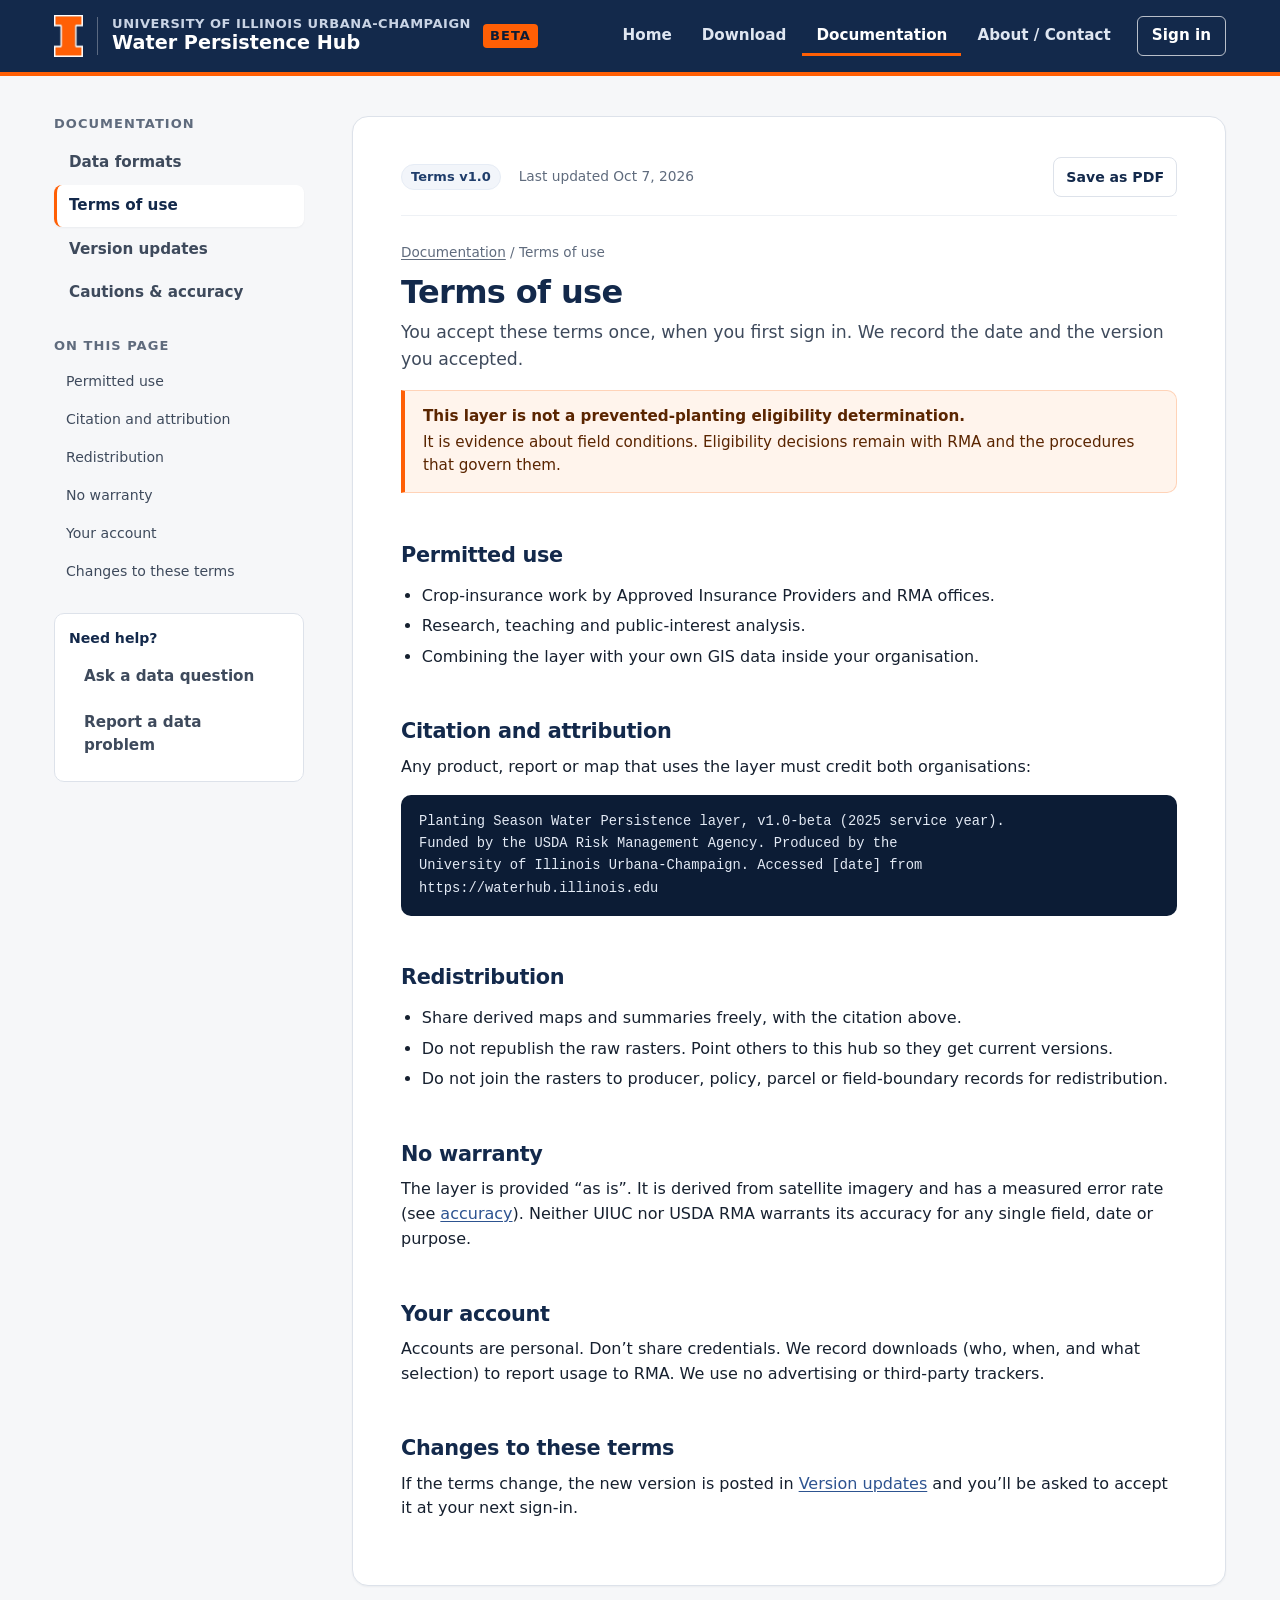
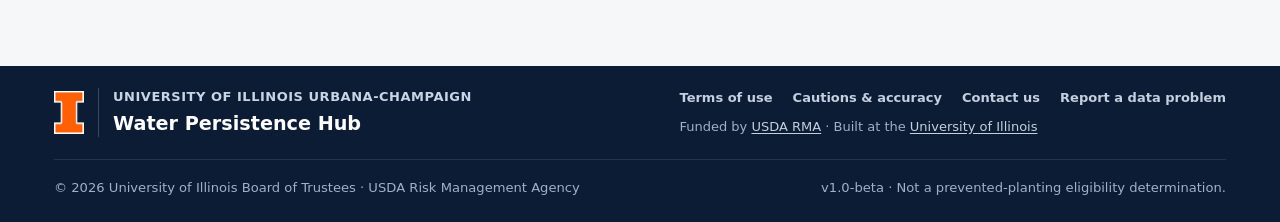
<file: docs-terms.html>
<!doctype html>
<html lang="en">
<head>
  <meta charset="utf-8">
  <meta name="viewport" content="width=device-width, initial-scale=1">
  <title>Terms of use — Documentation — Water Persistence Hub</title>
  <link rel="icon" href="favicon.ico">
  <link rel="stylesheet" href="css/hub.css">
  <link rel="stylesheet" href="css/refinement.css">
</head>
<body data-page="docs" data-doc="terms">
<main id="main">
  <div class="wrap docs-layout">
    <nav class="docs-nav" aria-label="Documentation"></nav>
    <article class="doc">
      <div class="doc-meta" data-version="Terms v1.0" data-updated="2026-10-07"></div>
      <p class="crumbs"><a href="docs.html">Documentation</a> / Terms of use</p>
      <h1>Terms of use</h1>
      <p class="lede">You accept these terms once, when you first sign in. We record the date and the version you accepted.</p>

      <div class="callout callout-warn"><p><strong>This layer is not a prevented-planting eligibility determination.</strong>
        It is evidence about field conditions. Eligibility decisions remain with RMA and the procedures that govern them.</p>
      </div>

      <h2 id="permitted">Permitted use</h2>
      <ul>
        <li>Crop-insurance work by Approved Insurance Providers and RMA offices.</li>
        <li>Research, teaching and public-interest analysis.</li>
        <li>Combining the layer with your own GIS data inside your organisation.</li>
      </ul>

      <h2 id="citation">Citation and attribution</h2>
      <p>Any product, report or map that uses the layer must credit both organisations:</p>
      <pre class="code">Planting Season Water Persistence layer, v1.0-beta (2025 service year).
Funded by the USDA Risk Management Agency. Produced by the
University of Illinois Urbana-Champaign. Accessed [date] from
https://waterhub.illinois.edu</pre>

      <h2 id="redistribution">Redistribution</h2>
      <ul>
        <li>Share derived maps and summaries freely, with the citation above.</li>
        <li>Do not republish the raw rasters. Point others to this hub so they get current versions.</li>
        <li>Do not join the rasters to producer, policy, parcel or field-boundary records for redistribution.</li>
      </ul>

      <h2 id="warranty">No warranty</h2>
      <p>The layer is provided “as is”. It is derived from satellite imagery and has a measured error rate (see <a href="docs-cautions.html#accuracy">accuracy</a>). Neither UIUC nor USDA RMA warrants its accuracy for any single field, date or purpose.</p>

      <h2 id="account">Your account</h2>
      <p>Accounts are personal. Don’t share credentials. We record downloads (who, when, and what selection) to report usage to RMA. We use no advertising or third-party trackers.</p>

      <h2 id="changes">Changes to these terms</h2>
      <p>If the terms change, the new version is posted in <a href="docs-updates.html">Version updates</a> and you’ll be asked to accept it at your next sign-in.</p>
    </article>
  </div>
</main>
<script src="js/content.js"></script>
<script src="js/site.js"></script>
<script src="js/docs.js"></script>
</body>
</html>
</file>
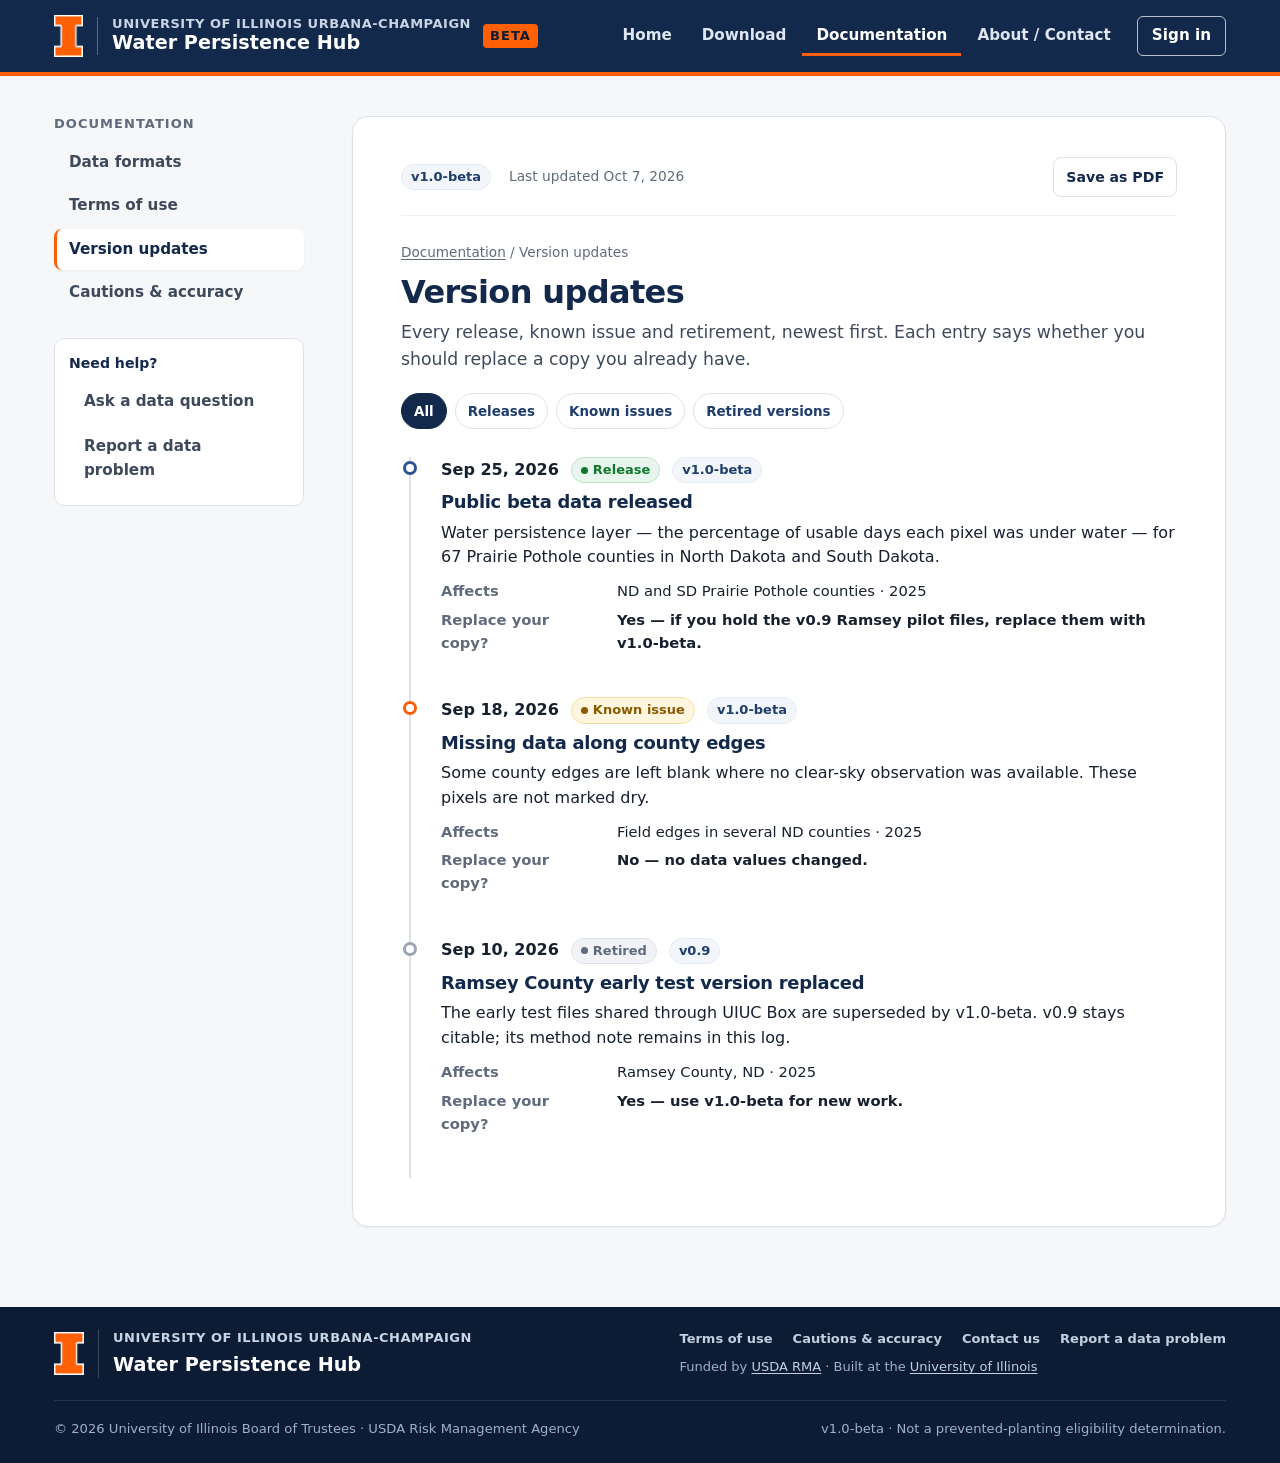
<file: docs-updates.html>
<!doctype html>
<html lang="en">
<head>
  <meta charset="utf-8">
  <meta name="viewport" content="width=device-width, initial-scale=1">
  <title>Version updates — Documentation — Water Persistence Hub</title>
  <link rel="icon" href="favicon.ico">
  <link rel="stylesheet" href="css/hub.css">
  <link rel="stylesheet" href="css/refinement.css">
</head>
<body data-page="docs" data-doc="updates">
<main id="main">
  <div class="wrap docs-layout">
    <nav class="docs-nav" aria-label="Documentation"></nav>
    <article class="doc">
      <div class="doc-meta" data-version="v1.0-beta" data-updated="2026-10-07"></div>
      <p class="crumbs"><a href="docs.html">Documentation</a> / Version updates</p>
      <h1>Version updates</h1>
      <p class="lede">Every release, known issue and retirement, newest first. Each entry says whether you should replace a copy you already have.</p>

      <div class="quick-row" role="group" aria-label="Filter updates" style="margin:20px 0 28px">
        <button class="chip-btn" aria-pressed="true" data-f="all">All</button>
        <button class="chip-btn" aria-pressed="false" data-f="release">Releases</button>
        <button class="chip-btn" aria-pressed="false" data-f="issue">Known issues</button>
        <button class="chip-btn" aria-pressed="false" data-f="retired">Retired versions</button>
      </div>
      <div id="log"></div>
    </article>
  </div>
</main>
<script src="js/content.js"></script>
<script src="js/site.js"></script>
<script>
  // Rendered from the same notice records as the landing page "What's new" strip (LAND-11).
  const B = { release: '<span class="badge badge-good badge-dot">Release</span>', issue: '<span class="badge badge-warn badge-dot">Known issue</span>', retired: '<span class="badge badge-muted badge-dot">Retired</span>' };
  const EMPTY = { release: "No releases yet.", issue: "No known issues right now.", retired: "No versions have been retired." };
  function draw(f) {
    const list = HUB.notices.filter(n => f === "all" || n.type === f);
    if (!list.length) { document.getElementById("log").innerHTML = `<p class="empty-state">${EMPTY[f] || "Nothing to show."}</p>`; return; }
    document.getElementById("log").innerHTML = list.map(n => `
      <section class="notice ${n.type}" id="${n.id}">
        <div class="notice-head"><time datetime="${n.date}">${HUB.formatDate(n.date)}</time>${B[n.type]}<span class="badge">${n.version}</span></div>
        <h2>${n.title}</h2>
        <p style="margin:0">${n.what}</p>
        <dl class="notice-grid">
          <dt>Affects</dt><dd>${n.affects}</dd>
          <dt>Replace your copy?</dt><dd><strong>${n.replace}</strong></dd>
        </dl>
      </section>`).join("");
  }
  document.querySelectorAll("[data-f]").forEach(b => b.onclick = () => {
    document.querySelectorAll("[data-f]").forEach(x => x.setAttribute("aria-pressed", x === b));
    draw(b.dataset.f);
  });
  draw("all");
</script>
<script src="js/docs.js"></script>
</body>
</html>
</file>
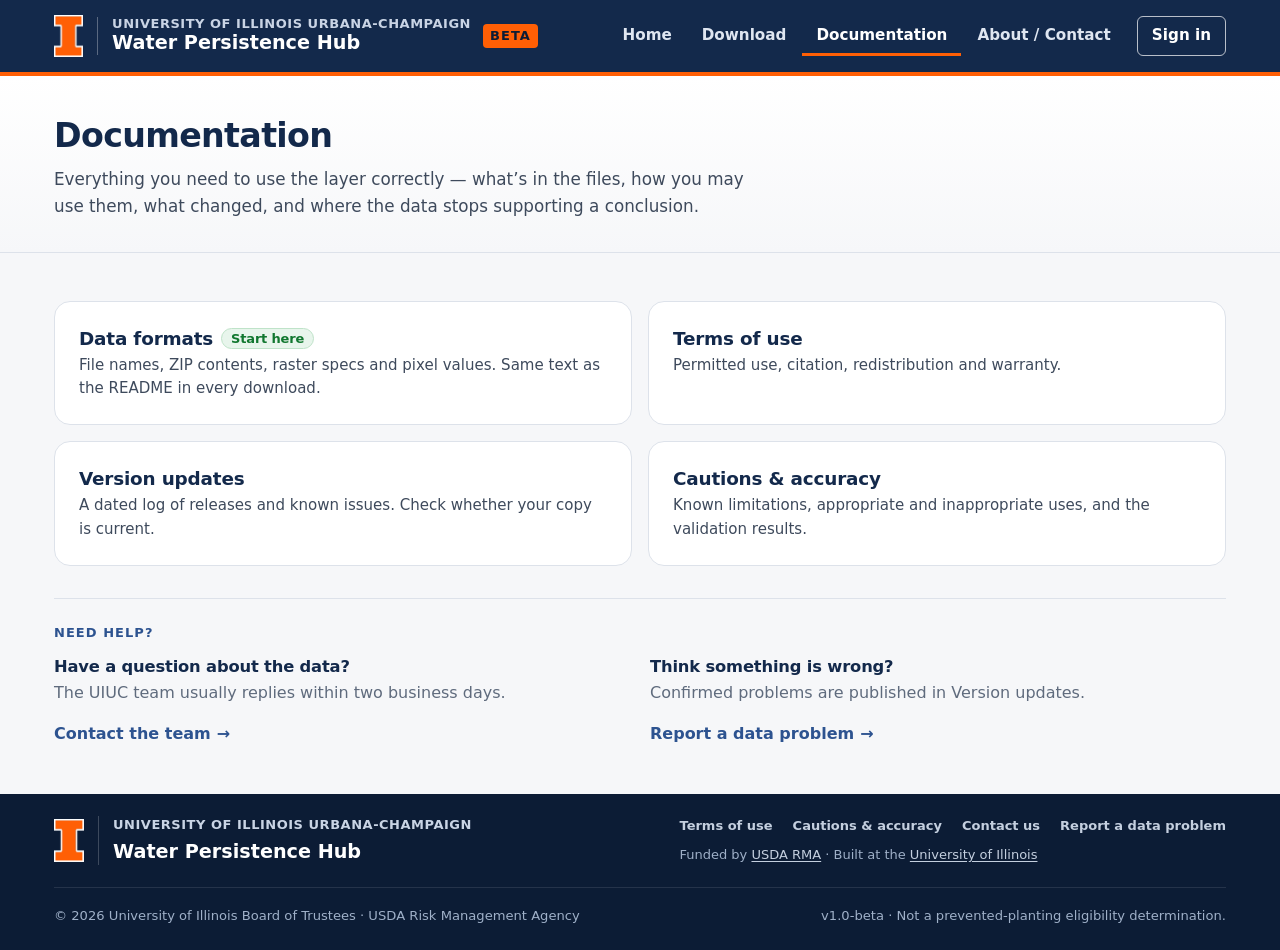
<file: docs.html>
<!doctype html>
<html lang="en">
<head>
  <meta charset="utf-8">
  <meta name="viewport" content="width=device-width, initial-scale=1">
  <title>Documentation — Water Persistence Hub</title>
  <link rel="icon" href="favicon.ico">
  <link rel="stylesheet" href="css/hub.css">
  <link rel="stylesheet" href="css/refinement.css">
</head>
<body data-page="docs">
<main id="main">
  <div class="page-hero">
    <div class="wrap">
      <h1>Documentation</h1>
      <p>Everything you need to use the layer correctly — what’s in the files, how you may use them, what changed, and where the data stops supporting a conclusion.</p>
    </div>
  </div>
  <div class="wrap section-tight">
    <div class="doc-cards">
      <a class="doc-card" href="docs-formats.html">
        <span><h3>Data formats <span class="badge badge-good">Start here</span></h3><p>File names, ZIP contents, raster specs and pixel values. Same text as the README in every download.</p></span>
      </a>
      <a class="doc-card" href="docs-terms.html">
        <span><h3>Terms of use</h3><p>Permitted use, citation, redistribution and warranty.</p></span>
      </a>
      <a class="doc-card" href="docs-updates.html">
        <span><h3>Version updates</h3><p>A dated log of releases and known issues. Check whether your copy is current.</p></span>
      </a>
      <a class="doc-card" href="docs-cautions.html">
        <span><h3>Cautions &amp; accuracy</h3><p>Known limitations, appropriate and inappropriate uses, and the validation results.</p></span>
      </a>
    </div>

    <div class="docs-help-row">
      <span class="eyebrow">Need help?</span>
      <div class="grid grid-2">
        <div>
          <h3>Have a question about the data?</h3>
          <p class="muted">The UIUC team usually replies within two business days.</p>
          <a class="link-arrow" href="about.html#contact">Contact the team</a>
        </div>
        <div>
          <h3>Think something is wrong?</h3>
          <p class="muted">Confirmed problems are published in Version updates.</p>
          <a class="link-arrow" href="about.html#report">Report a data problem</a>
        </div>
      </div>
    </div>
  </div>
</main>
<script src="js/content.js"></script>
<script src="js/site.js"></script>
</body>
</html>
</file>
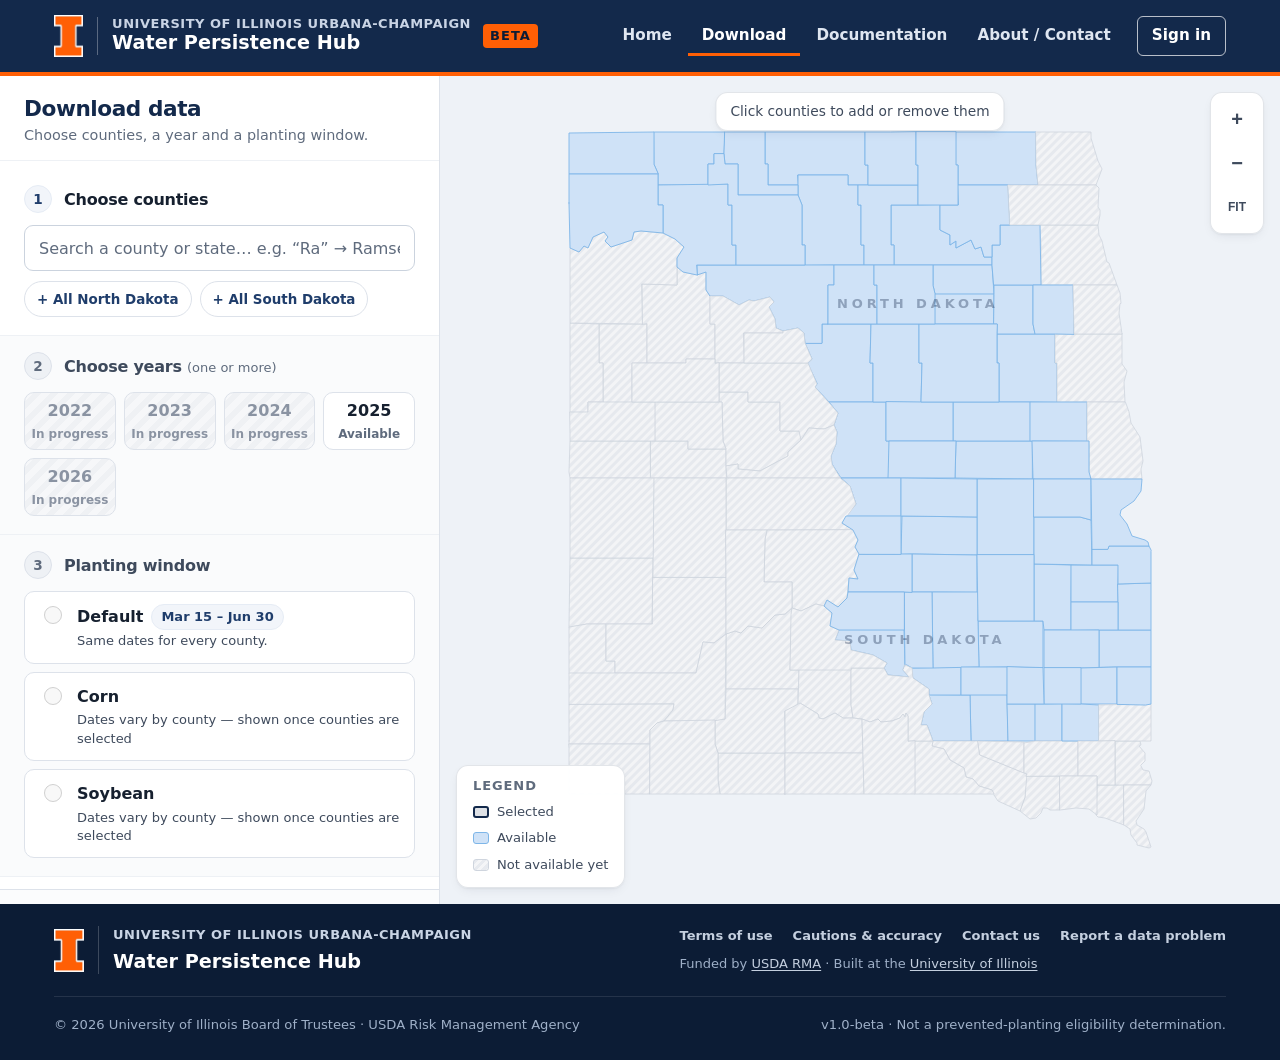
<file: download.html>
<!doctype html>
<html lang="en">
<head>
  <meta charset="utf-8">
  <meta name="viewport" content="width=device-width, initial-scale=1">
  <title>Download data — Water Persistence Hub</title>
  <link rel="stylesheet" href="assets/vendor/leaflet/leaflet.css">
  <link rel="icon" href="favicon.ico">
  <link rel="stylesheet" href="css/hub.css">
  <link rel="stylesheet" href="css/refinement.css">
</head>
<body data-page="download">
<main id="main" class="dl-shell">

  <!-- Guided selection panel (DL-01): Counties → Years → Planting window -->
  <section class="dl-panel" aria-labelledby="dl-title">
    <div class="dl-panel-head">
      <h1 id="dl-title">Download data</h1>
      <p>Choose counties, a year and a planting window.</p>
    </div>

    <div class="dl-steps">
      <!-- 1. Counties -->
      <div class="dl-step" id="step-region">
        <div class="dl-step-head">
          <span class="step-num">1</span><h2 id="region-h">Choose counties</h2>
        </div>
        <div class="dl-step-body">
          <div class="combo" id="combo">
            <label for="county-search" class="sr-only">Search counties or states</label>
            <input id="county-search" class="input" type="text" role="combobox" aria-expanded="false" aria-controls="county-list" aria-autocomplete="list" autocomplete="off" placeholder="Search a county or state… e.g. “Ra” → Ramsey County, ND">
            <ul class="combo-list" id="county-list" role="listbox" aria-label="Counties" aria-multiselectable="true"></ul>
          </div>

          <div class="selected-panel" id="selected-panel" hidden>
            <div class="selected-panel-head">
              <span id="selected-count">0 selected</span>
              <button type="button" class="link-btn" id="clear-counties">Clear selection</button>
            </div>
            <div id="chips" class="chips" aria-live="polite"></div>
          </div>

          <div class="quick-row" role="group" aria-label="Quick add">
            <button type="button" class="chip-btn" data-state="ND" aria-pressed="false">+ All North Dakota</button>
            <button type="button" class="chip-btn" data-state="SD" aria-pressed="false">+ All South Dakota</button>
          </div>
        </div>
      </div>

      <!-- 2. Years (multi-select, 2022–2026) -->
      <div class="dl-step locked" id="step-year">
        <div class="dl-step-head">
          <span class="step-num">2</span><h2 id="year-h">Choose years <span class="step-hint">(one or more)</span></h2>
        </div>
        <div class="dl-step-body">
          <div class="year-grid" role="group" aria-labelledby="year-h" id="years"></div>
        </div>
      </div>

      <!-- 3. Planting window: Default / Corn / Soybean -->
      <div class="dl-step locked" id="step-window">
        <div class="dl-step-head">
          <span class="step-num">3</span><h2 id="window-h">Planting window</h2>
        </div>
        <div class="dl-step-body">
          <div class="window-options" role="radiogroup" aria-labelledby="window-h" id="windows"></div>
        </div>
      </div>
    </div>

    <!-- Review + Download -->
    <div class="dl-summary">
      <div class="summary-text empty" id="summary-text" role="status" aria-atomic="true">Pick at least one county to begin.</div>
      <div class="summary-stats">
        <div><span class="k">Counties</span><span class="v" id="s-count">0</span></div>
        <div><span class="k">Years</span><span class="v" id="s-years">—</span></div>
        <div><span class="k">Est. size</span><span class="v" id="s-size">—</span></div>
      </div>
      <div class="callout callout-warn dl-warn">
        <p><strong>Not an eligibility decision.</strong> This layer is not a prevented-planting eligibility determination. <a href="docs-cautions.html">Read the cautions</a></p>
      </div>
      <button class="btn btn-primary btn-block btn-lg" id="dl-btn" disabled>Download ZIP</button>
      <p class="route-note" id="route-note" hidden></p>
      <p id="job-status" class="inline-status" role="status" aria-atomic="true"></p>
      <div id="job"></div>
      <div class="summary-links">
        <button id="share-btn" type="button">Copy link to this selection</button>
        <button id="api-btn" type="button" disabled>Download with code (API) — coming soon</button>
      </div>
    </div>
  </section>

  <!-- Map: county picker before selection, results viewer after (D13) -->
  <section class="dl-map-wrap" aria-label="County map and results preview">
    <div id="map" role="region" aria-label="Map of North and South Dakota counties. Click a county to add or remove it. The search box offers the same choices."></div>
    <div class="map-card map-hint" id="map-hint">Click counties to add or remove them</div>

    <!-- Results-viewer toolbar: appears once at least one county is selected -->
    <div class="viewer-bar" id="viewer-bar" hidden style="right:76px">
      <div class="viewer-group">
        <span class="viewer-label">County</span>
        <button type="button" class="viewer-step" id="county-prev" aria-label="Previous selected county">‹</button>
        <strong id="viewer-county">—</strong>
        <span class="viewer-sub" id="viewer-county-n"></span>
        <button type="button" class="viewer-step" id="county-next" aria-label="Next selected county">›</button>
      </div>
      <div class="viewer-group">
        <span class="viewer-label">Year</span>
        <select class="viewer-select" id="viewer-year" aria-label="Preview year"></select>
      </div>
      <div class="viewer-group">
        <span class="viewer-label" title="Water on at least this share of usable days">Water ≥</span>
        <div class="viewer-seg" role="group" aria-label="Show pixels with water on at least this share of usable days" id="viewer-threshold">
          <button type="button" data-p="70">70%</button>
          <button type="button" data-p="80" aria-pressed="true">80%</button>
          <button type="button" data-p="90">90%</button>
        </div>
      </div>
      <span class="badge badge-warn viewer-preview-tag" title="The download always contains the full 0–100% percentage layer, not just this view.">Preview only</span>
    </div>

    <div class="map-card map-tools">
      <button id="zoom-in" aria-label="Zoom in">+</button>
      <button id="zoom-out" aria-label="Zoom out">−</button>
      <button id="zoom-fit" aria-label="Fit map to the county you are viewing" style="font-size:.75rem;font-weight:700">FIT</button>
    </div>
    <div class="map-card map-legend">
      <h3>Legend</h3>
      <ul>
        <li><i style="background:rgba(19,41,75,.14);border:2px solid #13294b"></i>Selected</li>
        <li><i style="background:#cfe2f7;border:1px solid #7eb6e8"></i>Available</li>
        <li><i style="background:repeating-linear-gradient(135deg,#e7eaef 0 3px,#f4f5f7 3px 6px);border:1px solid #cfd5de"></i>Not available yet</li>
      </ul>
      <div class="legend-water" id="legend-water" hidden>
        <div class="legend-water-row"><i class="legend-water-ramp"></i><span>Water on ≥ <strong id="legend-t">80</strong>% of usable days</span></div>
        <p>Paler blue: only part of the area is water at preview scale (~<span id="legend-res">70</span> m).</p>
      </div>
    </div>
    <div class="map-card map-mini" id="map-mini" hidden>
      <div class="map-mini-h">Change county</div>
      <div id="mini-map" aria-hidden="true"></div>
    </div>
    <div class="map-card map-image-status" id="map-image-status" hidden></div>
  </section>
</main>

<!-- Terms of Use, shown once per account (AUTH-10, DL-11) -->
<div class="modal-backdrop" id="terms-modal" role="dialog" aria-modal="true" aria-labelledby="terms-title">
  <div class="modal">
    <div class="modal-head"><span class="eyebrow">One-time step</span><h2 id="terms-title">Accept the Terms of Use</h2></div>
    <div class="modal-body">
      <p class="muted">You’ll only be asked once. We record the date and terms version on your account.</p>
      <div class="terms-box">
        <p><strong>Summary of Terms v1.0</strong></p>
        <ul>
          <li>Free to use for crop-insurance, research and public-interest work.</li>
          <li>Cite USDA RMA as funder and UIUC as producer.</li>
          <li>Provided as is, without warranty of accuracy for any single field.</li>
          <li><strong>Not a prevented-planting eligibility determination.</strong></li>
          <li>Do not join the layer to producer, policy or parcel records for redistribution.</li>
        </ul>
        <p><a href="docs-terms.html" target="_blank">Read the full Terms of Use</a></p>
      </div>
      <label class="check" style="margin-top:16px"><input type="checkbox" id="terms-cb"> I have read and accept the Terms of Use (v1.0).</label>
    </div>
    <div class="modal-foot">
      <button class="btn btn-secondary" id="terms-cancel">Cancel</button>
      <button class="btn btn-primary" id="terms-ok" disabled>Accept and continue</button>
    </div>
  </div>
</div>

<script src="assets/vendor/leaflet/leaflet.js"></script>
<script src="assets/data/counties.js"></script>
<script src="assets/previews/manifest.js"></script>
<script src="js/content.js"></script>
<script src="js/site.js"></script>
<script src="js/latest-task.js"></script>
<script src="js/download.js"></script>
</body>
</html>
</file>
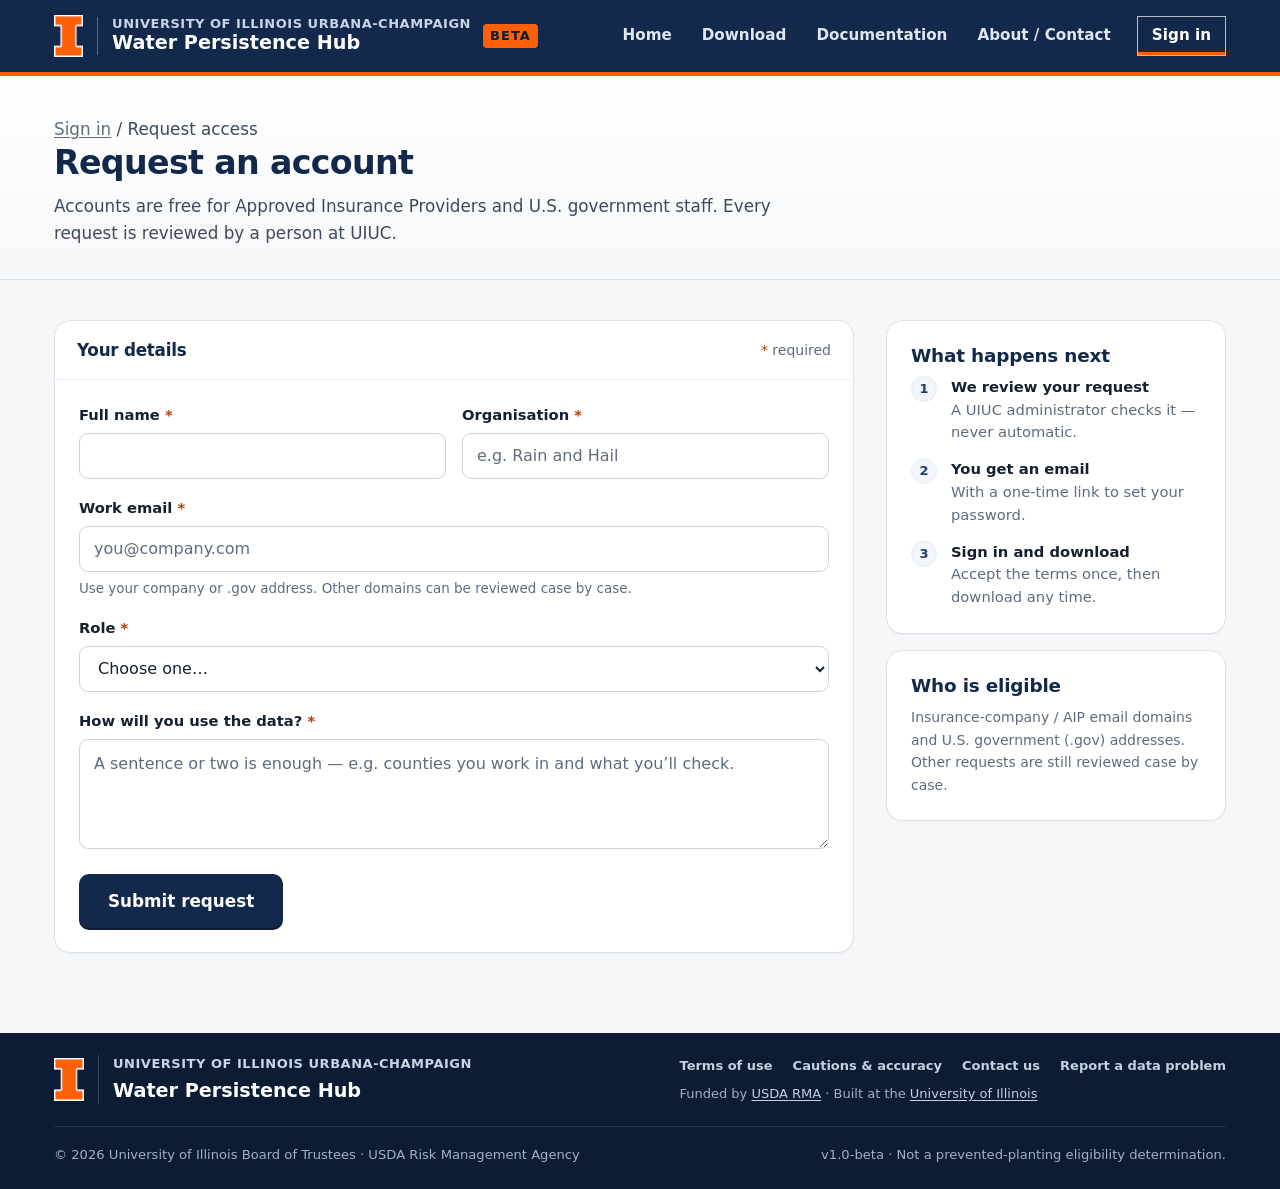
<file: request-access.html>
<!doctype html>
<html lang="en">
<head>
  <meta charset="utf-8">
  <meta name="viewport" content="width=device-width, initial-scale=1">
  <title>Request access — Water Persistence Hub</title>
  <link rel="icon" href="favicon.ico">
  <link rel="stylesheet" href="css/hub.css">
  <link rel="stylesheet" href="css/refinement.css">
</head>
<body data-page="signin">
<main id="main">
  <div class="page-hero">
    <div class="wrap">
      <p class="crumbs"><a href="signin.html">Sign in</a> / Request access</p>
      <h1>Request an account</h1>
      <p>Accounts are free for Approved Insurance Providers and U.S. government staff. Every request is reviewed by a person at UIUC.</p>
    </div>
  </div>

  <div class="wrap form-layout">
    <!-- AUTH-04: name, organisation, work email, role, intended use -->
    <section class="card" aria-labelledby="form-h">
      <div class="card-head"><h2 id="form-h">Your details</h2><span class="small muted"><span class="req">*</span> required</span></div>
      <form class="card-pad" id="req-form" novalidate>
        <div class="form-row">
          <div class="field"><label for="f-name">Full name <span class="req">*</span></label><input class="input" id="f-name" required autocomplete="name"></div>
          <div class="field"><label for="f-org">Organisation <span class="req">*</span></label><input class="input" id="f-org" required autocomplete="organization" placeholder="e.g. Rain and Hail"></div>
        </div>
        <div class="field">
          <label for="f-email">Work email <span class="req">*</span></label>
          <input class="input" id="f-email" type="email" required autocomplete="email" aria-describedby="email-msg email-hint" placeholder="you@company.com">
          <p class="hint" id="email-hint">Use your company or .gov address. Other domains can be reviewed case by case.</p>
          <div id="email-msg" aria-live="polite"></div>
        </div>
        <div class="field">
          <label for="f-role">Role <span class="req">*</span></label>
          <select class="input" id="f-role" required>
            <option value="">Choose one…</option>
            <option>Claims / loss adjustment</option>
            <option>Underwriting</option>
            <option>GIS / data analysis</option>
            <option>RMA regional office</option>
            <option>RMA national office</option>
            <option>Other</option>
          </select>
        </div>
        <div class="field">
          <label for="f-use">How will you use the data? <span class="req">*</span></label>
          <textarea class="input" id="f-use" required placeholder="A sentence or two is enough — e.g. counties you work in and what you’ll check."></textarea>
        </div>
        <button class="btn btn-primary btn-lg" type="submit">Submit request</button>
      </form>
    </section>

    <aside>
      <div class="card card-pad">
        <h3>What happens next</h3>
        <ol class="timeline-steps">
          <li><b>1</b><div><strong>We review your request</strong><span>A UIUC administrator checks it — never automatic.</span></div></li>
          <li><b>2</b><div><strong>You get an email</strong><span>With a one-time link to set your password.</span></div></li>
          <li><b>3</b><div><strong>Sign in and download</strong><span>Accept the terms once, then download any time.</span></div></li>
        </ol>
      </div>
      <div class="card card-pad">
        <h3>Who is eligible</h3>
        <p class="small muted" style="margin:0">Insurance-company / AIP email domains and U.S. government (.gov) addresses. Other requests are still reviewed case by case.</p>
      </div>
    </aside>
  </div>
</main>
<script src="js/content.js"></script>
<script src="js/site.js"></script>
<script src="js/forms.js"></script>
</body>
</html>
</file>
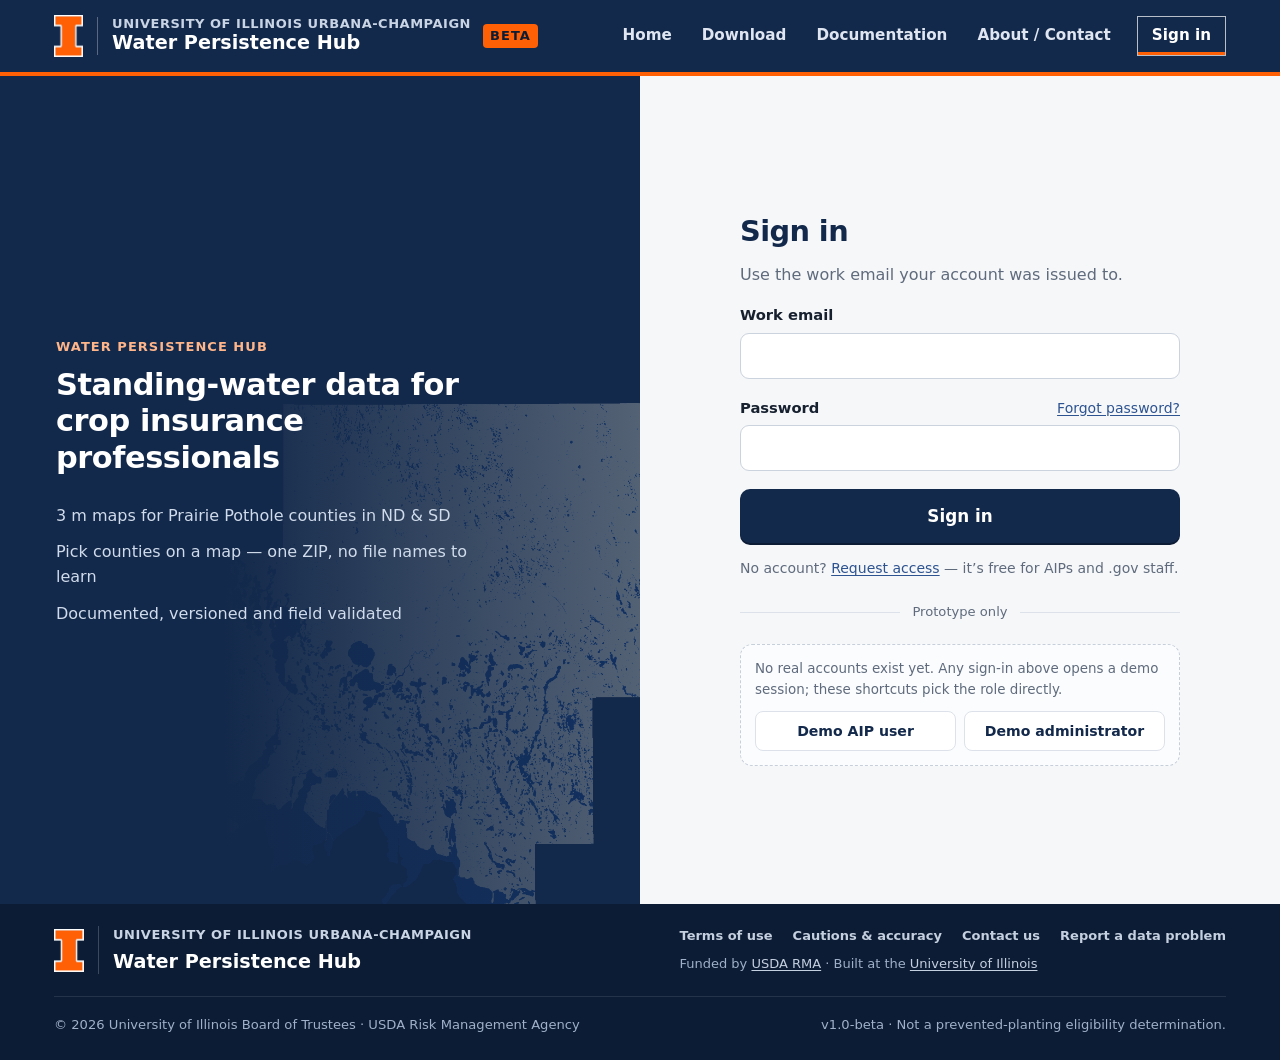
<file: signin.html>
<!doctype html>
<html lang="en">
<head>
  <meta charset="utf-8">
  <meta name="viewport" content="width=device-width, initial-scale=1">
  <title>Sign in — Water Persistence Hub</title>
  <link rel="icon" href="favicon.ico">
  <link rel="stylesheet" href="css/hub.css">
  <link rel="stylesheet" href="css/refinement.css">
</head>
<body data-page="signin">
<main id="main" class="auth-wrap">
  <div class="auth-side">
    <span class="eyebrow" style="color:#ffb58a">Water Persistence Hub</span>
    <h2>Standing-water data for crop insurance professionals</h2>
    <ul>
      <li>3 m maps for Prairie Pothole counties in ND &amp; SD</li>
      <li>Pick counties on a map — one ZIP, no file names to learn</li>
      <li>Documented, versioned and field validated</li>
    </ul>
  </div>

  <div class="auth-main">
    <div class="auth-card">
      <h1>Sign in</h1>
      <p class="muted">Use the work email your account was issued to.</p>
      <!-- AUTH-08: email + password, self-service reset. The prototype accepts any entry as a demo session. -->
      <form id="signin-form" novalidate>
        <div class="field"><label for="email">Work email</label><input class="input" id="email" type="email" autocomplete="username" required></div>
        <div class="field">
          <div style="display:flex;justify-content:space-between;align-items:baseline"><label for="pw">Password</label><a class="small" href="#" id="forgot">Forgot password?</a></div>
          <input class="input" id="pw" type="password" autocomplete="current-password" required>
        </div>
        <button class="btn btn-primary btn-block btn-lg" type="submit">Sign in</button>
      </form>
      <p class="small muted" style="margin-top:14px">No account? <a href="request-access.html">Request access</a> — it’s free for AIPs and .gov staff.</p>

      <div class="divider">Prototype only</div>
      <div class="demo-box">
        <p>No real accounts exist yet. Any sign-in above opens a demo session; these shortcuts pick the role directly.</p>
        <div class="row">
          <button class="btn btn-secondary btn-sm" type="button" data-demo="user">Demo AIP user</button>
          <button class="btn btn-secondary btn-sm" type="button" data-demo="admin">Demo administrator</button>
        </div>
      </div>
    </div>
  </div>
</main>
<script src="js/content.js"></script>
<script src="js/site.js"></script>
<script src="js/forms.js"></script>
</body>
</html>
</file>
<file: css/hub.css>
/* =========================================================================
   Water Persistence Hub — design system
   Colours follow the Illinois brand (Illini Blue / Orange) used in the URD.
   Every text/background pair below meets WCAG 2.1 AA (4.5:1) unless noted.
   ========================================================================= */

:root {
  --navy-900: #0c1c35;
  --navy-800: #13294b;   /* Illini Blue */
  --navy-700: #1f3d6b;
  --navy-600: #2d5390;
  --navy-100: #e6ecf5;
  --navy-50:  #f2f5fa;

  --orange-500: #ff5f05; /* Illini Orange — accents only, never body text */
  --orange-700: #b83d00; /* text-safe orange (5.2:1 on white) */
  --orange-50:  #fff4ec;

  --water-900: #0e4092;
  --water-600: #1f6fd1;
  --water-300: #7eb6e8;
  --water-100: #dbeafb;

  --field:     #ece7d6;

  --ink:       #16202f;
  --ink-2:     #3e4a5c;
  --ink-3:     #5f6b7d;  /* 5.3:1 on white */
  --line:      #dde2ea;
  --line-2:    #eef1f5;
  --page:      #f6f7f9;
  --surface:   #ffffff;

  --good:      #11772f;
  --good-bg:   #e8f5ec;
  --warn:      #8a5a00;
  --warn-bg:   #fff6df;
  --bad:       #b42318;
  --bad-bg:    #fdecea;

  --radius-sm: 6px;
  --radius:    10px;
  --radius-lg: 16px;
  --shadow-sm: 0 1px 2px rgba(16, 32, 60, .05);
  --shadow:    0 1px 2px rgba(16, 32, 60, .05), 0 4px 12px -4px rgba(16, 32, 60, .10);
  --shadow-lg: 0 1px 2px rgba(16, 32, 60, .06), 0 12px 28px -10px rgba(16, 32, 60, .22);
  --ease:      cubic-bezier(.2, .7, .2, 1);
  --dur:       160ms;

  --font: "Segoe UI", system-ui, -apple-system, "Helvetica Neue", Arial, sans-serif;
  --mono: "Cascadia Code", Consolas, "SFMono-Regular", Menlo, monospace;

  --wrap: 1220px;
  --header-h: 72px;
}

*, *::before, *::after { box-sizing: border-box; }
html { -webkit-text-size-adjust: 100%; scroll-padding-top: 90px; }
body {
  margin: 0;
  font-family: var(--font);
  font-size: 16px;
  line-height: 1.55;
  color: var(--ink);
  background: var(--page);
  -webkit-font-smoothing: antialiased;
  min-height: 100vh;
  display: flex;
  flex-direction: column;
}
main { flex: 1 0 auto; }
img, svg { max-width: 100%; }
a { color: var(--navy-600); text-underline-offset: 2px; }
a:hover { color: var(--navy-800); }
h1, h2, h3, h4 { color: var(--navy-800); line-height: 1.2; margin: 0 0 .5em; letter-spacing: -.01em; }
h1 { font-size: clamp(2rem, 3.4vw, 2.9rem); font-weight: 700; }
h2 { font-size: 1.6rem; font-weight: 700; }
h3 { font-size: 1.15rem; font-weight: 650; }
p { margin: 0 0 1em; }
code, kbd { font-family: var(--mono); font-size: .88em; }
code { background: var(--navy-50); border: 1px solid var(--line); padding: .1em .35em; border-radius: 4px; }

:focus-visible { outline: 3px solid var(--orange-500); outline-offset: 2px; border-radius: 3px; }

.wrap { max-width: var(--wrap); margin: 0 auto; padding: 0 24px; }
.sr-only { position: absolute !important; width: 1px; height: 1px; overflow: hidden; clip: rect(0 0 0 0); white-space: nowrap; }
.skip-link { position: absolute; left: 12px; top: -60px; z-index: 1000; background: var(--navy-800); color: #fff; padding: 10px 16px; border-radius: var(--radius-sm); }
.skip-link:focus { top: 12px; color: #fff; }
.muted { color: var(--ink-3); }
.small { font-size: .875rem; }
.eyebrow { font-size: .8125rem; font-weight: 700; letter-spacing: .08em; text-transform: uppercase; color: var(--navy-600); margin-bottom: .6rem; display: block; }

/* ---------- Header (navy, Illinois Block I + school name) ---------- */
.site-header { position: sticky; top: 0; z-index: 900; background: var(--navy-800); color: #fff; border-bottom: 4px solid var(--orange-500); }
.site-header .wrap { display: flex; align-items: center; height: var(--header-h); gap: 16px; }
.brand { display: flex; align-items: center; gap: 14px; text-decoration: none; color: #fff; flex-shrink: 0; }
.brand:hover { color: #fff; }
.block-i { width: auto; height: 42px; display: block; flex-shrink: 0; }
.brand-text { display: flex; flex-direction: column; line-height: 1.15; padding-left: 14px; border-left: 1px solid rgba(255,255,255,.3); }
.brand-school { font-size: .8125rem; font-weight: 600; letter-spacing: .04em; text-transform: uppercase; color: #c9d4e5; }
.brand-name { font-weight: 700; font-size: 1.2rem; color: #fff; }
.beta-tag { font-size: .8125rem; font-weight: 700; letter-spacing: .08em; text-transform: uppercase; color: var(--navy-900); background: var(--orange-500); border-radius: 4px; padding: 2px 7px; align-self: center; }
.main-nav { margin-left: auto; }
.main-nav ul { list-style: none; display: flex; gap: 2px; margin: 0; padding: 0; align-items: center; }
.main-nav a, .nav-btn {
  display: inline-flex; align-items: center; gap: 8px; height: 40px; padding: 0 14px; border-radius: 6px;
  color: #dfe6f1; text-decoration: none; font-weight: 600; font-size: .95rem; background: none; border: 0; font-family: inherit; cursor: pointer;
}
.main-nav a:hover, .nav-btn:hover { background: rgba(255,255,255,.1); color: #fff; }
.main-nav a[aria-current="page"] { color: #fff; box-shadow: inset 0 -3px 0 var(--orange-500); border-radius: 0; }
.main-nav .nav-signin { border: 1.5px solid rgba(255,255,255,.7); color: #fff; margin-left: 10px; border-radius: 6px; }
.main-nav .nav-signin:hover { background: #fff; color: var(--navy-800); }
.nav-toggle { display: none; margin-left: auto; border: 1.5px solid rgba(255,255,255,.5); }
.user-menu { position: relative; margin-left: 10px; }
.user-menu > .nav-btn { border: 1.5px solid rgba(255,255,255,.5); }
.user-menu .menu { position: absolute; right: 0; top: 46px; min-width: 230px; background: #fff; border: 1px solid var(--line); border-radius: var(--radius); box-shadow: var(--shadow-lg); padding: 6px; display: none; }
.user-menu.open .menu { display: block; }
.user-menu .menu a, .user-menu .menu button { display: flex; width: 100%; height: auto; padding: 9px 12px; border-radius: 6px; font-weight: 500; font-size: .92rem; color: var(--ink); text-align: left; box-shadow: none; }
.user-menu .menu a:hover, .user-menu .menu button:hover { background: var(--navy-50); color: var(--navy-800); }
.user-menu .menu .menu-head { padding: 9px 12px 10px; border-bottom: 1px solid var(--line-2); margin-bottom: 4px; font-size: .85rem; color: var(--ink-3); }
.user-menu .menu .menu-head strong { display: block; color: var(--ink); font-size: .95rem; }


@media (max-width: 960px) {
  .nav-toggle { display: inline-flex; }
  .main-nav { position: absolute; left: 0; right: 0; top: calc(var(--header-h) + 4px); background: var(--navy-800); display: none; box-shadow: var(--shadow-lg); }
  .main-nav.open { display: block; }
  .main-nav ul { flex-direction: column; align-items: stretch; padding: 8px 16px 16px; }
  .main-nav a, .nav-btn { width: 100%; }
  .main-nav a[aria-current="page"] { box-shadow: inset 3px 0 0 var(--orange-500); }
  .main-nav .nav-signin { margin: 6px 0 0; justify-content: center; }
  .user-menu { margin: 0; }
  .user-menu .menu { position: static; box-shadow: none; border: 0; display: block; background: none; padding: 0 0 0 12px; }
  .user-menu .menu a, .user-menu .menu button { color: #dfe6f1; }
  .user-menu .menu .menu-head { color: #aebbd0; border-color: rgba(255,255,255,.15); }
  .user-menu .menu .menu-head strong { color: #fff; }
}
@media (max-width: 560px) {
  .brand-school { font-size: .8125rem; }
  .brand-name { font-size: 1rem; }
  .block-i { height: 34px; }
  .brand { gap: 10px; }
  .brand-text { padding-left: 10px; }
  .beta-tag { display: none; }
}

/* ---------- Buttons ---------- */
.btn {
  display: inline-flex; align-items: center; justify-content: center; gap: 8px;
  height: 46px; padding: 0 22px; border-radius: 10px; font: 600 1rem/1 var(--font);
  text-decoration: none; cursor: pointer; border: 1.5px solid transparent; transition: background .15s, box-shadow .15s, color .15s, border-color .15s;
  white-space: nowrap;
}
.btn svg { width: 18px; height: 18px; flex-shrink: 0; }
.btn-primary { background: var(--navy-800); color: #fff; box-shadow: 0 2px 0 var(--navy-900); }
.btn-primary:hover { background: var(--navy-700); color: #fff; }
.btn-accent { background: var(--orange-500); color: #1b0d00; box-shadow: 0 2px 0 #c44800; }
.btn-accent:hover { background: #ff7424; color: #1b0d00; }
.btn-secondary { background: #fff; color: var(--navy-800); border-color: var(--line); }
.btn-secondary:hover { border-color: var(--navy-600); color: var(--navy-800); }
.btn-ghost { background: none; color: var(--navy-700); padding: 0 12px; }
.btn-ghost:hover { background: var(--navy-50); }
.btn-danger { background: #fff; color: var(--bad); border-color: #f1c6c1; }
.btn-danger:hover { background: var(--bad-bg); }
.btn-sm { height: 34px; padding: 0 12px; font-size: .88rem; border-radius: 8px; }
.btn-lg { height: 54px; padding: 0 28px; font-size: 1.05rem; }
.btn-block { width: 100%; }
.btn[disabled], .btn[aria-disabled="true"] { background: #e9ecf1; color: #7b8595; border-color: transparent; box-shadow: none; cursor: not-allowed; }
.link-arrow { font-weight: 600; text-decoration: none; display: inline-flex; align-items: center; gap: 6px; }
.link-arrow::after { content: "→"; transition: transform .15s; }
.link-arrow:hover::after { transform: translateX(3px); }

/* ---------- Cards / generic ---------- */
.card { background: var(--surface); border: 1px solid var(--line); border-radius: var(--radius-lg); box-shadow: var(--shadow-sm); }
.card-pad { padding: 24px; }
.section { padding: 72px 0; }
.section-tight { padding: 48px 0; }
.section-head { max-width: 680px; margin-bottom: 32px; }
.section-head p { color: var(--ink-2); font-size: 1.05rem; }
.grid { display: grid; gap: 20px; }
.grid-2 { grid-template-columns: repeat(2, minmax(0, 1fr)); }
.grid-3 { grid-template-columns: repeat(3, minmax(0, 1fr)); }
.grid-4 { grid-template-columns: repeat(4, minmax(0, 1fr)); }
@media (max-width: 900px) { .grid-3, .grid-4 { grid-template-columns: repeat(2, minmax(0, 1fr)); } }
@media (max-width: 620px) { .grid-2, .grid-3, .grid-4 { grid-template-columns: 1fr; } }

.callout { display: block; padding: 14px 18px; border-radius: 0 var(--radius) var(--radius) 0; border: 1px solid; border-left-width: 4px; font-size: .95rem; }
.callout svg { width: 22px; height: 22px; flex-shrink: 0; margin-top: 1px; }
.callout p:last-child { margin-bottom: 0; }
.callout strong { display: block; margin-bottom: 2px; }
.callout-warn { background: var(--orange-50); border-color: #ffd3b8; border-left-color: var(--orange-500); color: #5a2500; }
.callout-warn svg { color: var(--orange-700); }
.callout-info { background: var(--navy-50); border-color: var(--navy-100); border-left-color: var(--navy-600); color: var(--navy-900); }
.callout-info svg { color: var(--navy-600); }
.callout-good { background: var(--good-bg); border-color: #bfe3c9; border-left-color: var(--good); color: #0b4d1f; }
.callout-good svg { color: var(--good); }

.badge { display: inline-flex; align-items: center; gap: 5px; font-size: .8125rem; font-weight: 650; padding: 2px 9px; border-radius: 999px; background: var(--navy-50); color: var(--navy-700); border: 1px solid var(--navy-100); white-space: nowrap; }
.badge-good { background: var(--good-bg); color: var(--good); border-color: #bfe3c9; }
.badge-warn { background: var(--warn-bg); color: var(--warn); border-color: #f3dc9f; }
.badge-bad  { background: var(--bad-bg); color: var(--bad); border-color: #f1c6c1; }
.badge-muted { background: #f1f3f6; color: var(--ink-3); border-color: var(--line); }
.badge-dot::before { content: ""; width: 7px; height: 7px; border-radius: 50%; background: currentColor; }

.sample-tag { display: inline-flex; gap: 6px; align-items: center; font-size: .8125rem; font-weight: 600; color: var(--warn); background: var(--warn-bg); border: 1px dashed #e0c062; border-radius: 6px; padding: 3px 9px; }

/* ---------- Forms ---------- */
.field { margin-bottom: 18px; }
.field label, .label { display: block; font-weight: 600; font-size: .92rem; margin-bottom: 6px; color: var(--ink); }
.field .hint { font-size: .84rem; color: var(--ink-3); margin-top: 6px; }
.req { color: var(--orange-700); }
.input, select.input, textarea.input {
  width: 100%; height: 46px; padding: 0 14px; font: 1rem var(--font); color: var(--ink);
  background: #fff; border: 1.5px solid #cbd3de; border-radius: 9px; transition: border-color .15s, box-shadow .15s;
}
textarea.input { height: auto; min-height: 110px; padding: 12px 14px; resize: vertical; line-height: 1.5; }
.input:hover { border-color: #9faabb; }
.input:focus { outline: none; border-color: var(--navy-600); box-shadow: 0 0 0 4px rgba(45, 83, 144, .15); }
.input[aria-invalid="true"] { border-color: var(--bad); }
.field-msg { display: flex; gap: 8px; align-items: flex-start; font-size: .86rem; margin-top: 8px; padding: 8px 10px; border-radius: 8px; }
.field-msg.good { background: var(--good-bg); color: #0b4d1f; }
.field-msg.warn { background: var(--warn-bg); color: #5c3c00; }
.field-msg.bad { background: var(--bad-bg); color: var(--bad); }
.check { display: flex; gap: 10px; align-items: flex-start; font-size: .95rem; cursor: pointer; }
.check input { width: 20px; height: 20px; margin-top: 2px; accent-color: var(--navy-800); flex-shrink: 0; }

/* ---------- Footer ---------- */
.site-footer { background: var(--navy-900); color: #c4cfdf; margin-top: 0; font-size: .92rem; }
.site-footer a { color: #fff; }
.site-footer .brand .brand-text { border-color: rgba(255,255,255,.2); }
/* Slim two-row footer (G6–G8): logo + one credit line + 4 links, then the
   copyright/version/disclaimer line. ~120px tall instead of ~320px. */
.footer-row { display: flex; align-items: center; justify-content: space-between; gap: 12px 28px; padding: 22px 0; flex-wrap: wrap; }
.footer-row .brand { flex-shrink: 0; }
/* Links on top, credit line underneath, both starting at the same left edge. */
.footer-side { display: flex; flex-direction: column; align-items: flex-start; gap: 8px; }
.footer-row p { margin: 0; font-size: .8125rem; color: #9fb0c8; }
.footer-row p a { color: #c4cfdf; }
.footer-row p a:hover { color: #fff; }
.footer-row nav { display: flex; gap: 20px; flex-wrap: wrap; }
.footer-row nav a { color: #c4cfdf; text-decoration: none; font-size: .8125rem; font-weight: 600; }
.footer-row nav a:hover { color: #fff; text-decoration: underline; }
@media (max-width: 760px) { .footer-row { flex-direction: column; align-items: flex-start; } }
.funders { display: flex; gap: 14px; flex-wrap: wrap; margin-top: 16px; }
.funder-mark { display: inline-flex; align-items: center; gap: 10px; background: rgba(255,255,255,.06); border: 1px solid rgba(255,255,255,.12); border-radius: 10px; padding: 10px 14px; text-decoration: none; color: #fff; }
.funder-mark:hover { background: rgba(255,255,255,.1); color: #fff; }
.funder-mark .fm-logo { font-weight: 800; letter-spacing: .02em; font-size: 1rem; }
.funder-mark .fm-role { font-size: .8125rem; color: #9fb0c8; display: block; line-height: 1.2; }
.fm-usda { background: #fff; color: #005440; border-radius: 5px; padding: 2px 6px; font-size: .8125rem; font-weight: 800; }
.fm-illinois { background: var(--orange-500); color: var(--navy-900); border-radius: 5px; padding: 2px 6px; font-size: .8125rem; font-weight: 800; }
.footer-bottom { border-top: 1px solid rgba(255,255,255,.1); padding: 18px 0 24px; display: flex; justify-content: space-between; gap: 16px; flex-wrap: wrap; font-size: .82rem; color: #9fb0c8; }
@media (max-width: 860px) { .footer-top { grid-template-columns: 1fr 1fr; } }
@media (max-width: 520px) { .footer-top { grid-template-columns: 1fr; } }

/* ---------- Page header (inner pages) ---------- */
.page-hero { background: linear-gradient(180deg, #fff 0%, var(--page) 100%); border-bottom: 1px solid var(--line); padding: 40px 0 32px; }
.page-hero h1 { font-size: clamp(1.7rem, 2.6vw, 2.3rem); margin-bottom: .3em; }
.page-hero p { color: var(--ink-2); font-size: 1.05rem; max-width: 720px; margin: 0; }
.crumbs { font-size: .85rem; color: var(--ink-3); margin-bottom: 10px; }
.crumbs a { color: var(--ink-3); }

/* =========================================================================
   Landing page
   ========================================================================= */
.hero { position: relative; overflow: hidden; background: #fff; border-bottom: 1px solid var(--line); }
.hero::before { content: ""; position: absolute; inset: 0; background:
    none; pointer-events: none; }
.hero .wrap { position: relative; display: grid; grid-template-columns: 1.05fr .95fr; gap: 56px; align-items: center; padding-top: 64px; padding-bottom: 64px; }
.hero h1 { margin-bottom: .45em; font-size: clamp(2rem, 3.2vw, 2.65rem); }
.hero h1 em { font-style: normal; color: var(--water-600); }
.hero-lede { font-size: 1.15rem; color: var(--ink-2); max-width: 560px; }
.hero-actions { display: flex; gap: 14px; align-items: center; flex-wrap: wrap; margin: 28px 0 22px; }
.hero-who { display: flex; gap: 10px; align-items: flex-start; font-size: .92rem; color: var(--ink-3); }
.hero-who svg { width: 18px; height: 18px; color: var(--navy-600); flex-shrink: 0; margin-top: 2px; }
@media (max-width: 960px) { .hero .wrap { grid-template-columns: 1fr; gap: 36px; padding-top: 40px; } }

.sample-card { position: relative; background: #fff; border: 1px solid var(--line); border-radius: 12px; box-shadow: var(--shadow); padding: 16px; }
.sample-card figure { margin: 0; }
.sample-map { position: relative; aspect-ratio: 1 / 1; border-radius: 12px; overflow: hidden; background:
    linear-gradient(0deg, rgba(19,41,75,.03), rgba(19,41,75,.03)),
    repeating-linear-gradient(0deg, transparent 0 31px, rgba(19,41,75,.05) 31px 32px),
    repeating-linear-gradient(90deg, transparent 0 31px, rgba(19,41,75,.05) 31px 32px), #f8f9fb; display: grid; place-items: center; }
.sample-img { position: relative; width: 88%; }
.sample-img > img { display: block; width: 100%; height: auto; filter: drop-shadow(0 2px 4px rgba(19,41,75,.12)); }
.sample-card figcaption { padding: 14px 4px 2px; }
.sample-card figcaption strong { color: var(--navy-800); display: block; font-size: 1rem; margin-bottom: 2px; }
.sample-tagline { display: block; font-size: .8125rem; color: var(--ink-3); }
/* Continuous 0–100% legend (P1): the raster is a percentage, not three files. */
.legend-bar { margin-top: 10px; }
.legend-bar .bar { height: 10px; border-radius: 5px; background: linear-gradient(90deg, #ece7d6 0%, #cfe2f7 15%, #7eb6e8 45%, #3680d4 70%, #0e4092 100%); border: 1px solid rgba(0,0,0,.08); }
.legend-bar .ticks { display: flex; justify-content: space-between; font-size: .75rem; color: var(--ink-3); margin-top: 4px; }
.legend-bar .cap { font-size: .8125rem; color: var(--ink-2); margin-top: 6px; }

.facts { background: var(--navy-800); color: #fff; }
.facts ul { list-style: none; margin: 0; padding: 0; display: grid; grid-template-columns: 1.3fr repeat(3, 1fr); }
.facts li { padding: 22px 22px; border-left: 1px solid rgba(255,255,255,.12); display: flex; gap: 12px; align-items: flex-start; }
.facts li:first-child { border-left: 0; padding-left: 0; }
.facts svg { width: 26px; height: 26px; color: var(--water-300); flex-shrink: 0; margin-top: 2px; }
.facts .k { display: block; font-size: .8125rem; font-weight: 600; letter-spacing: .07em; text-transform: uppercase; color: #a9bad3; }
.facts .v { display: block; font-size: 1.05rem; font-weight: 650; line-height: 1.3; margin-top: 2px; }
.fact-note { display: block; font-size: .8125rem; color: #ffb58a; margin-top: 4px; font-weight: 500; } /* H2: flag limited beta coverage */
.badge-dot-good, .badge-dot-warn, .badge-dot-muted { display: inline-block; width: 7px; height: 7px; border-radius: 50%; margin-right: 7px; vertical-align: middle; }
.badge-dot-good { background: var(--good); }
.badge-dot-warn { background: var(--warn); }
.badge-dot-muted { background: var(--ink-3); }
@media (max-width: 960px) {
  .facts ul { grid-template-columns: 1fr 1fr; }
  .facts li { border-left: 0; border-top: 1px solid rgba(255,255,255,.12); padding: 16px 0; }
  .facts li:first-child { grid-column: 1 / -1; border-top: 0; }
}

.how { display: grid; grid-template-columns: 1.15fr .85fr; gap: 48px; align-items: center; }
@media (max-width: 960px) { .how { grid-template-columns: 1fr; } }
.video-frame { position: relative; aspect-ratio: 16 / 9; border-radius: var(--radius-lg); overflow: hidden; background: linear-gradient(135deg, var(--navy-800), var(--navy-900)); box-shadow: var(--shadow-lg); color: #fff; }
.video-frame video { width: 100%; height: 100%; display: block; }
.stack-anim { position: absolute; inset: 0; display: grid; place-items: center; }
.stack-anim .layers { position: relative; width: 52%; aspect-ratio: 1.5; transform: rotateX(58deg) rotateZ(-38deg); transform-style: preserve-3d; }
.stack-anim .layer { position: absolute; inset: 0; border-radius: 8px; border: 1px solid rgba(255,255,255,.35); background: rgba(126,182,232,.12); animation: stack 6s ease-in-out infinite; }
.stack-anim .layer:nth-child(1) { animation-delay: 0s; }
.stack-anim .layer:nth-child(2) { animation-delay: .4s; }
.stack-anim .layer:nth-child(3) { animation-delay: .8s; }
.stack-anim .layer:nth-child(4) { animation-delay: 1.2s; }
.stack-anim .layer:nth-child(5) { animation-delay: 1.6s; }
.stack-anim .layer.final { background: url("../assets/img/ramsey_sample.png") center/contain no-repeat, rgba(236,231,214,.9); border-color: #fff; animation: none; transform: translateZ(0); }
.stack-anim .layer:not(.final) { background-image: radial-gradient(circle at 30% 40%, rgba(126,182,232,.8) 0 8%, transparent 9%), radial-gradient(circle at 65% 60%, rgba(126,182,232,.8) 0 12%, transparent 13%), radial-gradient(circle at 45% 75%, rgba(126,182,232,.7) 0 5%, transparent 6%); }
@keyframes stack {
  0%   { transform: translateZ(150px); opacity: 0; }
  15%  { opacity: 1; }
  55%  { transform: translateZ(8px); opacity: .9; }
  75%, 100% { transform: translateZ(0); opacity: 0; }
}
@media (prefers-reduced-motion: reduce) { .stack-anim .layer { animation: none; opacity: .5; } }
.video-caption { position: absolute; left: 0; right: 0; bottom: 0; padding: 18px 20px; background: linear-gradient(0deg, rgba(8,18,36,.92), transparent); display: flex; justify-content: space-between; align-items: flex-end; gap: 12px; }
.video-caption strong { display: block; font-size: 1rem; }
.video-caption span { font-size: .85rem; color: #c4cfdf; }
.play-btn { width: 64px; height: 64px; border-radius: 50%; background: rgba(255,255,255,.95); color: var(--navy-800); display: grid; place-items: center; border: 0; cursor: pointer; position: absolute; left: 50%; top: 44%; transform: translate(-50%, -50%); box-shadow: var(--shadow-lg); }
.play-btn svg { width: 26px; height: 26px; margin-left: 4px; }
.steps-list { list-style: none; margin: 0; padding: 0; counter-reset: s; display: grid; gap: 18px; }
.steps-list li { counter-increment: s; display: grid; grid-template-columns: 40px 1fr; gap: 14px; }
.steps-list li::before { content: counter(s); width: 36px; height: 36px; border-radius: 50%; background: var(--navy-50); border: 1.5px solid var(--navy-100); color: var(--navy-800); font-weight: 700; display: grid; place-items: center; }
.steps-list strong { display: block; color: var(--navy-800); }
.steps-list span { color: var(--ink-2); font-size: .95rem; }

.metric-row { display: grid; grid-template-columns: repeat(4, 1fr); gap: 1px; background: var(--line); border: 1px solid var(--line); border-radius: var(--radius-lg); overflow: hidden; }
.metric { background: #fff; padding: 22px 22px; }
.metric .k { font-size: .85rem; color: var(--ink-3); font-weight: 600; }
.metric .v { font-size: 2.2rem; font-weight: 700; color: var(--navy-800); line-height: 1.1; margin-top: 4px; }
.metric .bar { height: 6px; background: var(--water-100); border-radius: 3px; margin-top: 12px; overflow: hidden; }
.metric .bar i { display: block; height: 100%; background: var(--water-600); border-radius: 3px; }
@media (max-width: 760px) { .metric-row { grid-template-columns: 1fr 1fr; } }

.news-list { list-style: none; margin: 0; padding: 0; display: grid; gap: 12px; }
.news-item { display: grid; grid-template-columns: 110px 1fr auto; gap: 16px; align-items: center; background: #fff; border: 1px solid var(--line); border-radius: var(--radius); padding: 14px 18px; text-decoration: none; color: inherit; transition: border-color .15s, box-shadow .15s; }
.news-item:hover { border-color: var(--navy-600); box-shadow: var(--shadow); color: inherit; }
.news-item time { font-size: .85rem; color: var(--ink-3); font-weight: 600; font-variant-numeric: tabular-nums; }
.news-item strong { color: var(--navy-800); display: block; }
.news-item .muted { font-size: .9rem; }
@media (max-width: 640px) { .news-item { grid-template-columns: 1fr; gap: 4px; } }

.access-band { background: var(--navy-800); box-shadow: inset 0 1px 0 rgba(255,255,255,.08); color: #fff; border-radius: 12px; padding: 36px 40px; display: grid; grid-template-columns: 1fr auto; gap: 24px; align-items: center; position: relative; overflow: hidden; }
.access-band h2 { color: #fff; margin-bottom: .3em; }
.access-band p { color: #d0dbeb; margin: 0; max-width: 640px; }
.access-band .btn-secondary { border-color: transparent; }
@media (max-width: 760px) { .access-band { grid-template-columns: 1fr; padding: 28px; } }

/* =========================================================================
   Download page
   ========================================================================= */
.dl-shell { display: grid; grid-template-columns: 440px 1fr; height: calc(100vh - var(--header-h)); min-height: 620px; }
.dl-panel { background: #fff; border-right: 1px solid var(--line); display: flex; flex-direction: column; min-height: 0; }
.dl-panel-head { padding: 20px 24px 14px; border-bottom: 1px solid var(--line-2); }
.dl-panel-head h1 { font-size: 1.35rem; margin: 0 0 2px; }
.dl-panel-head p { font-size: .9rem; color: var(--ink-3); margin: 0; }
.dl-steps { flex: 1; overflow-y: auto; padding: 8px 0 12px; }
.dl-step { padding: 16px 24px 18px; border-bottom: 1px solid var(--line-2); }
.dl-step-head { display: flex; align-items: center; gap: 12px; margin-bottom: 12px; }
.step-num { width: 28px; height: 28px; border-radius: 50%; display: grid; place-items: center; font-weight: 700; font-size: .85rem; background: var(--navy-50); color: var(--navy-700); border: 1.5px solid var(--navy-100); flex-shrink: 0; transition: all .2s; }
.dl-step.done .step-num { background: var(--good); border-color: var(--good); color: #fff; }
.dl-step.locked { opacity: .55; }
.dl-step.locked .dl-step-body { pointer-events: none; }
.dl-step-head h2 { font-size: 1rem; margin: 0; color: var(--ink); }
.dl-step-head .step-value { margin-left: auto; font-size: .82rem; color: var(--ink-3); font-weight: 600; text-align: right; }

.combo { position: relative; }

.combo > svg { position: absolute; left: 13px; top: 14px; width: 18px; height: 18px; color: var(--ink-3); pointer-events: none; }
.combo-list { position: absolute; left: 0; right: 0; top: 50px; z-index: 50; background: #fff; border: 1px solid var(--line); border-radius: 10px; box-shadow: var(--shadow-lg); max-height: 300px; overflow-y: auto; padding: 6px; margin: 0; list-style: none; display: none; }
.combo.open .combo-list { display: block; }
.combo-list li { display: flex; align-items: center; justify-content: space-between; gap: 10px; padding: 9px 10px; border-radius: 7px; cursor: pointer; font-size: .93rem; }
.combo-list li[aria-selected="true"], .combo-list li:hover { background: var(--navy-50); }
.combo-list li[aria-disabled="true"] { color: var(--ink-3); cursor: not-allowed; }
.combo-list li .tick { color: var(--good); font-weight: 700; }
.combo-list .group { font-size: .8125rem; font-weight: 700; text-transform: uppercase; letter-spacing: .08em; color: var(--ink-3); padding: 8px 10px 4px; cursor: default; }
.combo-list .group:hover { background: none; }
.quick-row { display: flex; gap: 8px; margin-top: 10px; flex-wrap: wrap; }
.chip-btn { display: inline-flex; align-items: center; gap: 6px; height: 32px; padding: 0 12px; border-radius: 999px; border: 1.5px solid var(--line); background: #fff; font: 600 .84rem var(--font); color: var(--navy-700); cursor: pointer; }
.chip-btn:hover { border-color: var(--navy-600); }
.chip-btn[aria-pressed="true"] { background: var(--navy-800); border-color: var(--navy-800); color: #fff; }
.chips { display: flex; flex-wrap: wrap; gap: 6px; margin-top: 12px; }
.chip { display: inline-flex; align-items: center; gap: 4px; height: 30px; padding: 0 4px 0 11px; border-radius: 999px; background: var(--navy-800); color: #fff; font-size: .84rem; font-weight: 600; }
.chip button { width: 24px; height: 24px; border-radius: 50%; border: 0; background: rgba(255,255,255,.14); color: #fff; cursor: pointer; display: grid; place-items: center; font-size: 14px; line-height: 1; }
.chip button:hover { background: rgba(255,255,255,.3); }
.chips-empty { font-size: .88rem; color: var(--ink-3); margin-top: 10px; }
.chips-more { font-size: .84rem; color: var(--navy-600); background: none; border: 0; cursor: pointer; font-weight: 600; padding: 0 6px; }

.seg { display: grid; grid-template-columns: repeat(4, 1fr); gap: 8px; }
.seg button { position: relative; height: 54px; border-radius: 10px; border: 1.5px solid var(--line); background: #fff; font: 700 1rem var(--font); color: var(--ink); cursor: pointer; display: flex; flex-direction: column; align-items: center; justify-content: center; line-height: 1.1; }
.seg button small { font-size: .8125rem; font-weight: 600; color: var(--ink-3); margin-top: 3px; }
.seg button:hover:not(:disabled) { border-color: var(--navy-600); }
.seg button[aria-pressed="true"] { border-color: var(--navy-800); background: var(--navy-800); color: #fff; }
.seg button[aria-pressed="true"] small { color: #c4cfdf; }
.seg button:disabled { background: repeating-linear-gradient(135deg, #f6f7f9 0 6px, #eff1f4 6px 12px); color: #8a93a2; cursor: not-allowed; }

/* Step 1: counties (H14–H16, D12) */
.step-hint { font-weight: 500; font-size: .8125rem; color: var(--ink-3); text-transform: none; letter-spacing: 0; }
.selected-panel { background: var(--navy-50); border: 1px solid var(--navy-100); border-radius: 10px; padding: 12px 14px; margin-top: 10px; }
.selected-panel-head { display: flex; justify-content: space-between; align-items: center; gap: 10px; font-size: .8125rem; font-weight: 700; color: var(--navy-800); }
.link-btn { background: none; border: 0; padding: 0; color: var(--ink-3); font: 600 .8125rem var(--font); cursor: pointer; text-decoration: underline; text-underline-offset: 2px; }
.link-btn:hover { color: var(--bad); }

/* Step 2: years (H17) */
.year-grid { display: grid; grid-template-columns: repeat(auto-fit, minmax(84px, 1fr)); gap: 8px; }
.year-opt { display: flex; flex-direction: column; align-items: center; justify-content: center; gap: 2px; height: 58px; border-radius: 10px; border: 1.5px solid var(--line); background: #fff; cursor: pointer; position: relative; }
.year-opt input { position: absolute; inset: 0; margin: 0; opacity: 0; cursor: pointer; }
.year-opt-y { font-weight: 700; font-size: 1rem; color: var(--ink); }
.year-opt-s { font-size: .75rem; font-weight: 600; color: var(--ink-3); }
.year-opt:has(input:checked) { border-color: var(--navy-800); background: var(--navy-800); }
.year-opt:has(input:checked) .year-opt-y, .year-opt:has(input:checked) .year-opt-s { color: #fff; }
.year-opt:has(input:checked) .year-opt-s { color: #c4cfdf; }
.year-opt.is-disabled { background: repeating-linear-gradient(135deg, #f6f7f9 0 6px, #eff1f4 6px 12px); cursor: not-allowed; }
.year-opt.is-disabled .year-opt-y, .year-opt.is-disabled .year-opt-s { color: #8a93a2; }
.year-opt:has(input:focus-visible) { outline: 3px solid var(--navy-600); outline-offset: 2px; }

/* Step 3: planting window (H18, D11) */
.window-options { display: grid; gap: 8px; }
.window-opt { display: flex; align-items: flex-start; gap: 12px; padding: 12px 14px; border: 1.5px solid var(--line); border-radius: 10px; cursor: pointer; background: #fff; }
.window-opt:hover { border-color: var(--navy-600); }
.window-opt input { width: 18px; height: 18px; accent-color: var(--navy-800); margin-top: 2px; flex-shrink: 0; }
.window-opt-t { font-weight: 700; color: var(--ink); display: flex; align-items: center; gap: 8px; }
.window-opt-d { display: block; font-size: .8125rem; color: var(--ink-2); line-height: 1.4; margin-top: 2px; }
.window-opt:has(input:checked) { border-color: var(--navy-800); background: var(--navy-50); box-shadow: inset 0 0 0 1px var(--navy-800); }

.dl-summary { border-top: 1px solid var(--line); padding: 16px 24px 20px; background: #fbfcfd; box-shadow: 0 -8px 24px rgba(16,32,60,.05); }
.summary-text { font-size: .98rem; font-weight: 600; color: var(--navy-800); margin-bottom: 10px; min-height: 1.5em; }
.summary-text.empty { color: var(--ink-3); font-weight: 500; }
.summary-stats { display: grid; grid-template-columns: repeat(3, 1fr); gap: 8px; margin-bottom: 12px; }
.summary-stats div { background: #fff; border: 1px solid var(--line); border-radius: 8px; padding: 6px 10px; }
.summary-stats .k { font-size: .8125rem; font-weight: 700; letter-spacing: .06em; text-transform: uppercase; color: var(--ink-3); display: block; }
.summary-stats .v { font-size: 1rem; font-weight: 700; color: var(--ink); font-variant-numeric: tabular-nums; }
.route-note { font-size: .82rem; color: var(--ink-3); margin: 10px 0 0; display: flex; gap: 6px; align-items: flex-start; }
.route-note svg { width: 15px; height: 15px; flex-shrink: 0; margin-top: 2px; }
.summary-links { display: flex; justify-content: space-between; margin-top: 10px; gap: 10px; }
.summary-links button { background: none; border: 0; padding: 0; color: var(--navy-600); font: 600 .84rem var(--font); cursor: pointer; display: inline-flex; gap: 5px; align-items: center; }
.summary-links button:hover { text-decoration: underline; }
.summary-links button:disabled { color: var(--ink-3); cursor: not-allowed; text-decoration: none; }
.dl-warn { margin: 4px 0 14px; }
.summary-links svg { width: 15px; height: 15px; }

.dl-map-wrap { position: relative; min-width: 0; }
#map { position: absolute; inset: 0; background: #eef2f7; }
.map-card { position: absolute; z-index: 500; background: rgba(255,255,255,.97); border: 1px solid var(--line); border-radius: 12px; box-shadow: var(--shadow); }
.map-legend { left: 16px; bottom: 16px; padding: 12px 14px; font-size: .82rem; }
.map-legend h3 { font-size: .8125rem; text-transform: uppercase; letter-spacing: .07em; color: var(--ink-3); margin: 0 0 8px; }
.map-legend ul { list-style: none; margin: 0; padding: 0; display: grid; gap: 6px; }
.map-legend li { display: flex; align-items: center; gap: 8px; color: var(--ink-2); }
.map-legend i { width: 16px; height: 12px; border-radius: 3px; display: inline-block; }
.map-tools { right: 16px; top: 16px; padding: 6px; display: flex; flex-direction: column; gap: 4px; }
.map-tools button { width: 36px; height: 36px; border: 0; background: none; border-radius: 8px; cursor: pointer; color: var(--ink-2); display: grid; place-items: center; font-size: 20px; font-weight: 600; }
.map-tools button:hover { background: var(--navy-50); color: var(--navy-800); }
.map-tools svg { width: 18px; height: 18px; }
.map-hint { left: 50%; top: 16px; transform: translateX(-50%); padding: 8px 14px; font-size: .86rem; color: var(--ink-2); display: flex; align-items: center; gap: 8px; white-space: nowrap; }
.map-hint svg { width: 16px; height: 16px; color: var(--navy-600); }

/* Results-viewer toolbar (D13): the map doubles as a results preview once a
   county is selected. Only Ramsey, ND 2025 has a real rendered preview in
   this prototype — see REFINEMENT.md on feasibility for the rest. */
.viewer-bar { position: absolute; left: 16px; right: 16px; top: 16px; z-index: 500; background: rgba(255,255,255,.97); border: 1px solid var(--line); border-radius: 12px; box-shadow: var(--shadow); padding: 10px 16px; display: flex; align-items: center; gap: 22px; flex-wrap: wrap; }
.viewer-group { display: flex; align-items: center; gap: 8px; }
.viewer-label { font-size: .75rem; font-weight: 700; letter-spacing: .05em; text-transform: uppercase; color: var(--ink-3); }
.viewer-sub { font-size: .8125rem; color: var(--ink-3); }
.viewer-step { width: 26px; height: 26px; border-radius: 50%; border: 1.5px solid var(--line); background: #fff; cursor: pointer; font-size: 1rem; line-height: 1; color: var(--navy-800); display: grid; place-items: center; }
.viewer-step:hover:not(:disabled) { border-color: var(--navy-600); }
.viewer-step:disabled { opacity: .4; cursor: default; }
.viewer-select { height: 32px; border-radius: 7px; border: 1.5px solid var(--line); background: #fff; font: 600 .875rem var(--font); padding: 0 8px; color: var(--ink); }
.viewer-seg { display: inline-flex; border: 1.5px solid var(--line); border-radius: 8px; overflow: hidden; }
.viewer-seg button { border: 0; background: #fff; height: 30px; padding: 0 11px; font: 700 .8125rem var(--font); color: var(--ink-2); cursor: pointer; border-right: 1px solid var(--line); }
.viewer-seg button:last-child { border-right: 0; }
.viewer-seg button[aria-pressed="true"] { background: var(--navy-800); color: #fff; }
.viewer-preview-tag { margin-left: auto; }
@media (max-width: 900px) { .viewer-bar { gap: 14px; } .viewer-preview-tag { margin-left: 0; } }
.leaflet-container { font-family: var(--font); background: #eef2f7; }
.leaflet-tooltip.county-tip { background: var(--navy-900); color: #fff; border: 0; border-radius: 8px; padding: 7px 10px; font-size: .84rem; box-shadow: var(--shadow); }
.leaflet-tooltip.county-tip::before { display: none; }
.county-tip strong { display: block; font-size: .92rem; }
.county-tip span { color: #b8c6da; }
.state-label { font-weight: 800; font-size: 13px; letter-spacing: .3em; color: rgba(19,41,75,.35); text-transform: uppercase; white-space: nowrap; }

.status-card { margin-top: 12px; border: 1px solid var(--line); border-radius: 10px; padding: 12px 14px; background: #fff; }
.status-card .row { display: flex; align-items: center; gap: 10px; justify-content: space-between; }
.status-steps { display: flex; gap: 6px; margin-top: 10px; }
.status-steps span { flex: 1; height: 6px; border-radius: 3px; background: #e3e7ee; }
.status-steps span.on { background: var(--water-600); }
.status-steps span.ok { background: var(--good); }
.progress-label { font-size: .8125rem; color: var(--ink-3); margin-top: 6px; display: flex; justify-content: space-between; }
.spin { width: 16px; height: 16px; border: 2px solid var(--water-100); border-top-color: var(--water-600); border-radius: 50%; animation: spin .8s linear infinite; display: inline-block; }
@keyframes spin { to { transform: rotate(360deg); } }

.signin-note { margin: 12px 24px 0; }

@media (max-width: 1024px) {
  .dl-shell { grid-template-columns: 380px 1fr; }
}
@media (max-width: 780px) {
  .dl-shell { grid-template-columns: 1fr; height: auto; }
  .dl-map-wrap { order: -1; height: 360px; }
  .dl-panel { border-right: 0; }
  .map-hint { display: none; }
}

/* =========================================================================
   Documentation
   ========================================================================= */
.docs-layout { display: grid; grid-template-columns: 250px minmax(0, 1fr); gap: 48px; padding: 40px 24px 80px; }
.docs-nav { position: sticky; top: calc(var(--header-h) + 24px); align-self: start; }
.docs-nav h2 { font-size: .8125rem; letter-spacing: .08em; text-transform: uppercase; color: var(--ink-3); margin-bottom: 10px; }
.docs-nav ul { list-style: none; margin: 0 0 24px; padding: 0; display: grid; gap: 2px; }
.docs-nav a { display: flex; align-items: center; gap: 10px; padding: 9px 12px; border-radius: 8px; color: var(--ink-2); text-decoration: none; font-weight: 600; font-size: .95rem; border-left: 3px solid transparent; }
.docs-nav a svg { width: 18px; height: 18px; color: var(--ink-3); }
.docs-nav a:hover { background: #fff; color: var(--navy-800); }
.docs-nav a[aria-current="page"] { background: #fff; color: var(--navy-800); border-left-color: var(--orange-500); box-shadow: var(--shadow-sm); }
.docs-nav a[aria-current="page"] svg { color: var(--navy-700); }
.docs-nav .toc a { font-weight: 500; font-size: .88rem; padding: 5px 12px; border-left: 0; }
.docs-help { background: #fff; border: 1px solid var(--line); border-radius: var(--radius); padding: 14px; font-size: .88rem; }
.docs-help strong { display: block; color: var(--navy-800); margin-bottom: 6px; }
.docs-help a { display: block; margin-top: 4px; }
.doc { background: #fff; border: 1px solid var(--line); border-radius: var(--radius-lg); padding: 40px 48px 48px; max-width: 880px; box-shadow: var(--shadow-sm); }
.doc-meta { display: flex; flex-wrap: wrap; gap: 10px 18px; align-items: center; padding-bottom: 18px; margin-bottom: 26px; border-bottom: 1px solid var(--line-2); font-size: .86rem; color: var(--ink-3); }
.doc-meta .spacer { flex: 1; }
.doc h1 { font-size: 2rem; margin-bottom: .25em; }
.doc .lede { font-size: 1.08rem; color: var(--ink-2); }
.doc h2 { font-size: 1.3rem; margin-top: 2.2em; padding-top: .2em; }
.doc h3 { margin-top: 1.6em; }
.doc ul, .doc ol { padding-left: 1.3em; }
.doc li { margin-bottom: .35em; }
.doc table { width: 100%; border-collapse: collapse; font-size: .92rem; margin: 12px 0 20px; }
.doc th, .doc td { text-align: left; padding: 10px 12px; border-bottom: 1px solid var(--line-2); vertical-align: top; }
.doc th { background: var(--navy-50); color: var(--navy-800); font-weight: 650; font-size: .82rem; letter-spacing: .02em; }
.doc td code { white-space: nowrap; }
.filename { font-family: var(--mono); font-size: 1.02rem; background: var(--navy-900); color: #fff; padding: 18px 20px; border-radius: 12px; display: flex; flex-wrap: wrap; gap: 0; overflow-x: auto; }
.filename span { padding: 2px 1px; border-bottom: 3px solid transparent; }
.filename .f1 { border-color: #7eb6e8; } .filename .f2 { border-color: #ff9a5c; } .filename .f3 { border-color: #9be3b9; }
.filename .f4 { border-color: #f5d06b; } .filename .f5 { border-color: #c8b6ff; } .filename .f6 { border-color: #ff8fb1; } .filename .f7 { border-color: #9fd8ff; }
.filename .sep { color: #7d8ca5; }
.key-dot { display: inline-block; width: 10px; height: 10px; border-radius: 2px; margin-right: 6px; vertical-align: middle; }
pre.code { background: var(--navy-900); color: #e3eaf5; padding: 16px 18px; border-radius: 10px; overflow-x: auto; font-size: .86rem; line-height: 1.6; }
pre.code .c { color: #8ea2c0; }
.notice { position: relative; padding: 0 0 28px 30px; border-left: 2px solid var(--line); margin-left: 8px; }
.notice::before { content: ""; position: absolute; left: -8px; top: 4px; width: 14px; height: 14px; border-radius: 50%; background: #fff; border: 3px solid var(--navy-600); }
.notice.retired::before { border-color: #9aa4b2; }
.notice.issue::before { border-color: var(--orange-500); }
.notice-head { display: flex; flex-wrap: wrap; align-items: center; gap: 8px 12px; margin-bottom: 8px; }
.notice-head time { font-weight: 700; color: var(--ink); font-variant-numeric: tabular-nums; }
.notice h2, .notice h3 { margin: 0 0 8px; font-size: 1.12rem; padding: 0; }
.notice-grid { display: grid; grid-template-columns: 160px 1fr; gap: 6px 16px; font-size: .92rem; margin-top: 10px; }
.notice-grid dt { color: var(--ink-3); font-weight: 600; }
.notice-grid dd { margin: 0; }
.use-grid { display: grid; grid-template-columns: 1fr 1fr; gap: 16px; margin: 16px 0; }
.use-box { border-radius: 12px; padding: 18px 20px; border: 1px solid; }
.use-box h3 { margin: 0 0 10px; display: flex; gap: 8px; align-items: center; font-size: 1rem; }
.use-box ul { margin: 0; padding-left: 1.1em; font-size: .94rem; }
.use-good { background: var(--good-bg); border-color: #bfe3c9; } .use-good h3 { color: var(--good); }
.use-bad { background: var(--bad-bg); border-color: #f1c6c1; } .use-bad h3 { color: var(--bad); }
.use-box svg { width: 20px; height: 20px; }
@media (max-width: 900px) {
  .docs-layout { grid-template-columns: 1fr; gap: 20px; padding-top: 24px; }
  .docs-nav { position: static; }
  .docs-nav .toc, .docs-help { display: none; }
  .docs-nav ul { grid-template-columns: 1fr 1fr; }
  .doc { padding: 28px 22px; }
  .use-grid { grid-template-columns: 1fr; }
  .notice-grid { grid-template-columns: 1fr; }
}

.doc-cards { display: grid; grid-template-columns: repeat(2, 1fr); gap: 16px; }
.doc-card { display: flex; gap: 16px; padding: 22px; background: #fff; border: 1px solid var(--line); border-radius: var(--radius-lg); text-decoration: none; color: inherit; transition: border-color .15s, box-shadow .15s, transform .15s; }
.doc-card:hover { border-color: var(--navy-600); box-shadow: var(--shadow); transform: translateY(-1px); color: inherit; }
.doc-card .ic { width: 46px; height: 46px; border-radius: 12px; background: var(--navy-50); color: var(--navy-700); display: grid; place-items: center; flex-shrink: 0; }
.doc-card .ic svg { width: 24px; height: 24px; }
.doc-card h3 { margin: 2px 0 4px; display: flex; align-items: center; gap: 8px; flex-wrap: wrap; }
.doc-card p { margin: 0; color: var(--ink-2); font-size: .94rem; }
@media (max-width: 700px) { .doc-cards { grid-template-columns: 1fr; } }

/* C1: a visibly lighter block than the doc-card grid above it */
.docs-help-row { margin-top: 32px; padding-top: 24px; border-top: 1px solid var(--line); }
.docs-help-row .eyebrow { margin-bottom: 14px; }
.about-lede { max-width: 760px; font-size: 1.05rem; color: var(--ink-2); line-height: 1.7; }
.docs-help-row h3 { font-size: 1.02rem; margin-bottom: 4px; }

/* =========================================================================
   Auth / forms pages
   ========================================================================= */
.auth-wrap { display: grid; grid-template-columns: 1fr 1fr; min-height: calc(100vh - var(--header-h)); }
.auth-side { background: var(--navy-800) url("../assets/img/ramsey_sample.png") 120% 110% / 80% no-repeat; color: #fff; padding: 56px; display: flex; flex-direction: column; justify-content: center; position: relative; }
.auth-side::after { content: ""; position: absolute; inset: 0; background: linear-gradient(90deg, var(--navy-800) 35%, rgba(19,41,75,.7)); }
.auth-side > * { position: relative; z-index: 1; max-width: 440px; }
.auth-side h2 { color: #fff; font-size: 1.9rem; }
.auth-side p, .auth-side li { color: #d0dbeb; }
.auth-side ul { padding-left: 0; list-style: none; display: grid; gap: 12px; margin-top: 12px; }
.auth-side li { display: flex; gap: 10px; }
.auth-side li svg { width: 20px; height: 20px; color: var(--water-300); flex-shrink: 0; margin-top: 2px; }
.auth-main { display: flex; align-items: center; justify-content: center; padding: 48px 24px; }
.auth-card { width: 100%; max-width: 440px; }
.auth-card h1 { font-size: 1.8rem; }
.divider { display: flex; align-items: center; gap: 12px; color: var(--ink-3); font-size: .82rem; margin: 22px 0; }
.divider::before, .divider::after { content: ""; flex: 1; height: 1px; background: var(--line); }
.demo-box { border: 1px dashed #c7cfdb; border-radius: 12px; padding: 14px; background: #fbfcfd; }
.demo-box p { font-size: .84rem; color: var(--ink-3); margin-bottom: 10px; }
.demo-box .row { display: flex; gap: 8px; flex-wrap: wrap; }
@media (max-width: 900px) { .auth-wrap { grid-template-columns: 1fr; } .auth-side { display: none; } }

.form-layout { display: grid; grid-template-columns: minmax(0, 1fr) 340px; gap: 32px; padding: 40px 24px 80px; align-items: start; }
.form-layout aside .card + .card { margin-top: 16px; }
@media (max-width: 900px) { .form-layout { grid-template-columns: 1fr; } }
.form-row { display: grid; grid-template-columns: 1fr 1fr; gap: 16px; }
@media (max-width: 620px) { .form-row { grid-template-columns: 1fr; } }
.timeline-steps { list-style: none; margin: 0; padding: 0; display: grid; gap: 14px; }
.timeline-steps li { display: grid; grid-template-columns: 30px 1fr; gap: 10px; font-size: .92rem; }
.timeline-steps li b { width: 26px; height: 26px; border-radius: 50%; background: var(--navy-50); color: var(--navy-700); display: grid; place-items: center; font-size: .8125rem; border: 1.5px solid var(--navy-100); }
.timeline-steps strong { display: block; color: var(--ink); }
.timeline-steps span { color: var(--ink-3); }

/* Modal */
.modal-backdrop { position: fixed; inset: 0; background: rgba(12,28,53,.55); z-index: 2000; display: none; align-items: center; justify-content: center; padding: 24px; }
.modal-backdrop.open { display: flex; }
.modal { background: #fff; border-radius: 18px; max-width: 620px; width: 100%; max-height: 90vh; display: flex; flex-direction: column; box-shadow: var(--shadow-lg); }
.modal-head { padding: 22px 26px 12px; }
.modal-head h2 { margin: 0; font-size: 1.35rem; }
.modal-body { padding: 0 26px; overflow-y: auto; font-size: .94rem; }
.modal-body .terms-box { border: 1px solid var(--line); border-radius: 10px; padding: 14px 16px; max-height: 260px; overflow-y: auto; background: #fbfcfd; }
.modal-foot { padding: 16px 26px 22px; display: flex; gap: 10px; justify-content: flex-end; border-top: 1px solid var(--line-2); margin-top: 16px; flex-wrap: wrap; }

/* Toast */
.toast { position: fixed; bottom: 24px; left: 50%; transform: translateX(-50%) translateY(20px); background: var(--navy-900); color: #fff; padding: 12px 18px; border-radius: 10px; box-shadow: var(--shadow-lg); z-index: 3000; opacity: 0; transition: all .25s; font-size: .92rem; pointer-events: none; }
.toast.show { opacity: 1; transform: translateX(-50%) translateY(0); }

/* =========================================================================
   Tables (account + admin)
   ========================================================================= */
.table-wrap { overflow-x: auto; }
table.data { width: 100%; border-collapse: collapse; font-size: .9rem; }
table.data th { text-align: left; font-size: .8125rem; letter-spacing: .05em; text-transform: uppercase; color: var(--ink-3); font-weight: 700; padding: 10px 14px; border-bottom: 1px solid var(--line); background: #fbfcfd; white-space: nowrap; }
table.data td { padding: 12px 14px; border-bottom: 1px solid var(--line-2); vertical-align: middle; }
table.data tr:last-child td { border-bottom: 0; }
table.data tbody tr:hover { background: #fafbfd; }
table.data .num { text-align: right; font-variant-numeric: tabular-nums; }
table.data .actions { white-space: nowrap; text-align: right; }
.cell-main { font-weight: 600; color: var(--ink); }
.cell-sub { font-size: .82rem; color: var(--ink-3); }
.card-head { display: flex; align-items: center; justify-content: space-between; gap: 12px; padding: 18px 22px; border-bottom: 1px solid var(--line-2); flex-wrap: wrap; }
.card-head h2, .card-head h3 { margin: 0; font-size: 1.05rem; }
.card-head p { margin: 2px 0 0; font-size: .86rem; color: var(--ink-3); }

/* =========================================================================
   Admin console
   ========================================================================= */
.admin-shell { display: grid; grid-template-columns: 240px minmax(0, 1fr); min-height: calc(100vh - var(--header-h)); }
.admin-side { background: #fff; border-right: 1px solid var(--line); padding: 22px 14px; }
.admin-side h2 { font-size: .8125rem; letter-spacing: .09em; text-transform: uppercase; color: var(--ink-3); padding: 0 10px; margin: 0 0 10px; }
.admin-side ul { list-style: none; margin: 0 0 24px; padding: 0; display: grid; gap: 2px; }
.admin-side button { width: 100%; display: flex; align-items: center; gap: 10px; padding: 10px 12px; border-radius: 8px; border: 0; background: none; font: 600 .93rem var(--font); color: var(--ink-2); cursor: pointer; text-align: left; }
.admin-side button svg { width: 18px; height: 18px; color: var(--ink-3); }
.admin-side button:hover { background: var(--navy-50); color: var(--navy-800); }
.admin-side button[aria-selected="true"] { background: var(--navy-800); color: #fff; }
.admin-side button[aria-selected="true"] svg { color: #fff; }
.admin-side .count { margin-left: auto; background: var(--orange-500); color: #1b0d00; font-size: .8125rem; border-radius: 999px; padding: 1px 8px; font-weight: 700; }
.admin-main { padding: 28px 32px 60px; min-width: 0; }
.admin-top { display: flex; align-items: flex-end; justify-content: space-between; gap: 16px; margin-bottom: 22px; flex-wrap: wrap; }
.admin-top h1 { font-size: 1.6rem; margin: 0; }
.admin-top p { margin: 4px 0 0; color: var(--ink-3); font-size: .92rem; }
.filters { display: flex; gap: 8px; align-items: center; flex-wrap: wrap; }
.seg-inline { display: inline-flex; background: #fff; border: 1px solid var(--line); border-radius: 10px; padding: 3px; }
.seg-inline button { border: 0; background: none; font: 600 .86rem var(--font); color: var(--ink-2); padding: 7px 12px; border-radius: 7px; cursor: pointer; }
.seg-inline button[aria-pressed="true"] { background: var(--navy-800); color: #fff; }
.tiles { display: grid; grid-template-columns: repeat(4, minmax(0, 1fr)); gap: 16px; margin-bottom: 16px; }
.tile { background: #fff; border: 1px solid var(--line); border-radius: 14px; padding: 18px 20px; }
.tile .k { font-size: .86rem; color: var(--ink-3); font-weight: 600; }
.tile .v { font-size: 2rem; font-weight: 700; color: var(--ink); line-height: 1.15; margin-top: 4px; }
.tile .d { font-size: .82rem; margin-top: 4px; color: var(--ink-3); }
.tile .d b { color: var(--good); }
.tile.hero-tile { background: var(--navy-800); border-color: var(--navy-800); }
.tile.hero-tile .k { color: #b8c6da; }
.tile.hero-tile .v { color: #fff; font-size: 2.6rem; }
.tile.hero-tile .d { color: #b8c6da; }
.tile.hero-tile .d b { color: #8fe0a8; }
.charts { display: grid; grid-template-columns: repeat(2, minmax(0, 1fr)); gap: 16px; }
.chart-card { background: #fff; border: 1px solid var(--line); border-radius: 14px; }
.chart-card.span-2 { grid-column: 1 / -1; }
.chart-body { padding: 14px 22px 18px; position: relative; }
.chart-body svg { display: block; width: 100%; height: auto; overflow: visible; }
.chart-tip { position: absolute; pointer-events: none; background: var(--navy-900); color: #fff; padding: 7px 10px; border-radius: 8px; font-size: .8125rem; box-shadow: var(--shadow); opacity: 0; transition: opacity .1s; white-space: nowrap; z-index: 5; }
.chart-tip b { display: block; font-size: .9rem; }
.table-toggle { font-size: .82rem; }
.funnel-row { display: grid; grid-template-columns: 170px 1fr 70px; gap: 12px; align-items: center; margin-bottom: 12px; font-size: .9rem; }
.funnel-row .bar-track { height: 22px; background: #f1f3f6; border-radius: 0 4px 4px 0; }
.funnel-row .bar-fill { height: 100%; border-radius: 0 4px 4px 0; }
.funnel-row .num { text-align: right; font-weight: 700; font-variant-numeric: tabular-nums; }
.funnel-row .drop { grid-column: 2 / 4; font-size: .8125rem; color: var(--ink-3); margin-top: -8px; }
.domain-list { list-style: none; margin: 0; padding: 0; }
.domain-list li { display: flex; align-items: center; gap: 12px; padding: 11px 22px; border-bottom: 1px solid var(--line-2); font-size: .93rem; }
.domain-list li code { background: none; border: 0; padding: 0; font-size: .92rem; color: var(--ink); font-weight: 600; }
.domain-list li .spacer { flex: 1; }
.icon-btn { width: 32px; height: 32px; border-radius: 8px; border: 1px solid transparent; background: none; color: var(--ink-3); cursor: pointer; display: inline-grid; place-items: center; }
.icon-btn:hover { background: var(--bad-bg); color: var(--bad); }
.icon-btn svg { width: 16px; height: 16px; }
@media (max-width: 1100px) { .tiles { grid-template-columns: repeat(2, 1fr); } .charts { grid-template-columns: 1fr; } }
@media (max-width: 800px) {
  .admin-shell { grid-template-columns: 1fr; }
  .admin-side { border-right: 0; border-bottom: 1px solid var(--line); padding: 10px; }
  .admin-side ul { display: flex; overflow-x: auto; margin: 0; }
  .admin-side h2 { display: none; }
  .admin-side button { white-space: nowrap; }
  .admin-main { padding: 20px 16px 48px; }
}

/* ---------- Print (DOC-11: save docs as PDF) ---------- */
@media print {
  .site-header, .site-footer, .docs-nav, .no-print { display: none !important; }
  body { background: #fff; }
  .docs-layout { display: block; padding: 0; }
  .doc { border: 0; box-shadow: none; padding: 0; max-width: none; }
  .print-only { display: block !important; }
  a { color: inherit; }
}
.print-only { display: none; }

/* ---------- Institutional credits (landing hero) ---------- */
.credits { display: flex; align-items: center; gap: 18px; margin-top: 30px; padding-top: 22px; border-top: 1px solid var(--line); }
@media (max-width: 560px) { .credits { flex-direction: column; align-items: flex-start; } .credit-sep { display: none; } }
.credit { display: flex; align-items: center; gap: 12px; text-decoration: none; color: var(--ink); }
.credit:hover .credit-name { text-decoration: underline; }
.credit img { height: 40px; width: auto; }
.credit-role { display: block; font-size: .8125rem; font-weight: 600; letter-spacing: .06em; text-transform: uppercase; color: var(--ink-3); }
.credit-name { display: block; font-weight: 700; color: var(--navy-800); font-size: .9rem; line-height: 1.3; }
.credit-sep { width: 1px; height: 36px; background: var(--line); }
</file>
<file: css/refinement.css>
/* Usability layer on top of hub.css.
   Scope: interaction states, hit targets, focus, native <dialog>, responsive
   corrections. It adds no new typefaces, page tints or decorative devices —
   the visual language is hub.css, and every page shares it with the download
   page. */

/* ---------- Global states ---------- */
[hidden] { display: none !important; }
html { scroll-padding-top: 100px; }
button, a, input, select, textarea { -webkit-tap-highlight-color: transparent; }
button, .nav-btn, .chip-btn, .cutoff, .doc-card, .news-item, .seg button, .combo-list li {
  transition: background-color 160ms ease, color 160ms ease, border-color 160ms ease, box-shadow 160ms ease, transform 160ms ease;
}
/* Buttons swap text colour instantly: a colour transition reads as a grey flash when a CTA is enabled on load. */
.btn { transition: background-color 160ms ease, border-color 160ms ease, box-shadow 160ms ease, transform 160ms ease; }
.btn:active:not(:disabled) { transform: translateY(1px); box-shadow: none; }
.btn[disabled], .btn[aria-disabled="true"] { color: var(--ink-3); }
.btn-sm, .main-nav a, .nav-btn { min-height: 40px; }
:focus-visible { outline: 3px solid var(--navy-600); outline-offset: 3px; }
.site-header :focus-visible, .site-footer :focus-visible, .access-band :focus-visible { outline-color: #ffb58a; }
.input:focus-visible { outline: 2px solid var(--navy-600); outline-offset: 2px; }
.input::placeholder { color: var(--ink-3); opacity: 1; }
.small, .field .hint { line-height: 1.6; }
.toast { max-width: min(620px, calc(100vw - 32px)); line-height: 1.5; bottom: 20px; }

.inline-status { margin: 12px 0 0; font-size: .875rem; line-height: 1.6; color: var(--ink-2); }
.inline-status:empty { display: none; }
.inline-status.error { color: var(--bad); padding: 10px 14px; background: var(--bad-bg); border-radius: 8px; }
.inline-status.good { color: #0b4d1f; padding: 10px 14px; background: var(--good-bg); border-radius: 8px; }
.prototype-note { font-size: .8125rem; color: var(--ink-3); line-height: 1.5; }
.empty-state { padding: 40px 24px; text-align: center; }
.form-result { padding: 40px; }
.form-result-note { margin-top: 16px; }
.form-result-link { margin-top: 20px; }
.empty-state h2 { font-size: 1.25rem; margin-bottom: 6px; }
.empty-state p { max-width: 44ch; margin: 0 auto 18px; color: var(--ink-3); }
.table-wrap { overscroll-behavior-inline: contain; }
.media-loading { position: relative; background: #e9edf2; }
.media-loading::after { content: ""; position: absolute; inset: 0; background: linear-gradient(100deg, transparent, rgb(255 255 255 / 55%), transparent); background-size: 200% 100%; animation: media-sweep 1.6s ease-in-out infinite; pointer-events: none; }
.media-error { padding: 20px; background: var(--orange-50); color: #5a2500; font-size: .875rem; }
@keyframes media-sweep { from { background-position: 180% 0; } to { background-position: -80% 0; } }
table.data caption { text-align: left; padding: 12px 14px; color: var(--ink-3); font-size: .875rem; }

/* ---------- Home hero headline (serif display, as in the Codex draft) ---------- */
:root { --editorial: Georgia, "Palatino Linotype", "Book Antiqua", serif; } /* Georgia renders the same on Windows and macOS (G2) */
body[data-page="home"] .hero h1 { font: 400 clamp(2.75rem, 5.1vw, 4.4rem)/1.06 var(--editorial); letter-spacing: -.045em; max-width: 11ch; margin: 20px 0 24px; text-wrap: balance; }
body[data-page="home"] .hero h1 em { display: block; font-style: italic; color: var(--navy-700); }
body[data-page="home"] .hero-lede { font-size: 1.125rem; line-height: 1.7; max-width: 45ch; }
body[data-page="home"] .hero-actions { margin-block: 28px 0; }
@media (max-width: 780px) { body[data-page="home"] .hero h1 { max-width: 17ch; font-size: clamp(2.7rem, 9vw, 4rem); } }

/* ---------- Header / nav ---------- */
.site-header .wrap { gap: 12px; }
.brand, .brand-text { min-width: 0; }
.nav-toggle { width: auto; flex: 0 0 auto; }
.user-menu .menu { top: 49px; }
.user-menu .menu a, .user-menu .menu button { min-height: 40px; }
.footer-row .brand { display: flex; align-items: center; gap: 14px; }
.footer-row .block-i { width: 30px; height: 44px; flex: 0 0 30px; object-fit: contain; }
.footer-row .brand-text { display: flex; flex-direction: column; gap: 5px; line-height: 1.35; }

/* ---------- Docs ---------- */
.doc .table-wrap { margin-block: 12px 20px; border: 1px solid var(--line); border-radius: 8px; }
.doc .table-wrap table { margin: 0; }
.docs-nav .toc a { min-height: 36px; }
.notice-grid dd { overflow-wrap: anywhere; min-width: 0; }
.doc-card .ic:empty { display: none; }

/* ---------- Forms ---------- */
.demo-box .row .btn { flex: 1 1 160px; }
.form-layout aside .card + .card { margin-top: 16px; }

/* ---------- Admin ---------- */
.admin-side button { min-height: 42px; }
.tile .v { letter-spacing: -.02em; }

/* ---------- Download page ---------- */
/* Locked steps keep readable text; only the controls are disabled. */
.dl-step.locked { opacity: 1; background: #fafbfc; }
.dl-step.locked .dl-step-head h2 { color: var(--ink-2); }
.dl-step.locked .step-num { color: var(--ink-3); background: #eef1f5; border-color: var(--line); }
.dl-step.locked .dl-step-body { pointer-events: auto; }
.dl-step.locked .cutoff { cursor: not-allowed; background: #fff; }
.dl-step.locked .cutoff:hover { border-color: var(--line); }
.dl-step.locked .cutoff .t, .dl-step.locked .cutoff .d { color: var(--ink-3); }
.dl-step.locked .cutoff .swatch { opacity: .45; }
.dl-step.locked .window-card { border-color: var(--line); background: #fff; }
.cutoff .t { flex-wrap: wrap; line-height: 1.35; }
.cutoff .d { display: block; margin-top: 5px; }
.cutoff:has(:focus-visible) { outline: 3px solid var(--navy-600); outline-offset: 2px; }
.seg button small { font-size: .8125rem; }
.seg button:disabled { color: var(--ink-3); }
.chip-btn { min-height: 36px; }
.chip { height: auto; min-height: 32px; }
.chip button { width: 26px; height: 26px; }
.chips-more { min-height: 36px; }
.summary-links { flex-wrap: wrap; }
.summary-links button { min-height: 36px; text-align: left; }
.map-tools button { width: 40px; height: 40px; }
.combo-list li[role="option"] { min-height: 42px; }
.combo-list li.is-active { outline: 2px solid var(--navy-600); outline-offset: -2px; background: var(--navy-50); }
.combo-empty { padding: 14px; margin: 0; color: var(--ink-3); }
.job-actions { display: flex; gap: 8px; margin-top: 12px; flex-wrap: wrap; }
.job-actions .btn { flex: 1 1 auto; }
.job-progress { display: block; width: 100%; height: 6px; margin-top: 12px; accent-color: var(--navy-800); }
.dl-summary { max-height: 56%; overflow-y: auto; overscroll-behavior: contain; }
.map-error { position: absolute; inset: 24px; display: grid; place-content: center; max-width: 440px; margin-inline: auto; }
.map-error h2 { font-size: 1.35rem; }
.map-image-status { bottom: 132px; left: 16px; padding: 8px 12px; font-size: .8125rem; max-width: min(480px, calc(100% - 90px)); }

/* Short desktop viewports (13" laptops): keep the summary and the primary
   action pinned in view by tightening the panel instead of scrolling the page. */
@media (max-height: 820px) and (min-width: 781px) {
  .dl-shell { min-height: 540px; }
  .dl-panel-head { padding: 14px 24px 10px; }
  .dl-panel-head h1 { font-size: 1.2rem; }
  .dl-panel-head p { display: none; }
  .dl-step { padding: 12px 24px 14px; }
  .dl-step-head { margin-bottom: 10px; }
  .dl-summary { padding: 12px 24px 14px; }
  .summary-text { font-size: .92rem; margin-bottom: 8px; }
  .summary-stats { display: flex; gap: 16px; margin-bottom: 10px; }
  .summary-stats div { border: 0; padding: 0; background: none; display: flex; gap: 6px; align-items: baseline; }
  .summary-stats .k { display: inline; }
  .summary-stats .v { font-size: .92rem; }
  .dl-summary .btn-lg { height: 46px; font-size: 1rem; }
  .route-note { display: none; }
  .summary-links { margin-top: 8px; }
}

/* ---------- Native modal ---------- */
dialog.modal-backdrop { max-width: none; max-height: none; width: 100%; height: 100%; margin: 0; padding: 24px; border: 0; background: transparent; color: var(--ink); }
dialog.modal-backdrop[open] { display: flex; }
dialog.modal-backdrop::backdrop { background: rgb(12 28 53 / 55%); }
dialog.modal-backdrop .modal { max-height: calc(100dvh - 48px); }
body.has-modal { overflow: hidden; }
.copy-dialog textarea { width: 100%; min-height: 140px; font-family: var(--mono); font-size: .875rem; }

/* ---------- Responsive ---------- */
@media (max-width: 1100px) {
  .main-nav a, .nav-btn { padding-inline: 10px; }
  .brand-school { font-size: .8125rem; }
}
@media (max-width: 1024px) { .dl-shell { grid-template-columns: 380px minmax(0, 1fr); } }
@media (max-width: 960px) {
  .main-nav { top: calc(var(--header-h) + 4px); }
  .user-menu .menu { display: none; }
  .user-menu.open .menu { display: block; }
}
@media (max-width: 900px) {
  .docs-nav .toc { display: block; }
  .docs-nav h2.toc { display: none; }
  .docs-nav ul.toc { display: flex; flex-wrap: wrap; gap: 2px 14px; margin-top: 4px; }
}
@media (max-width: 780px) {
  .dl-shell { grid-template-columns: minmax(0, 1fr); }
  .dl-summary { max-height: none; overflow: visible; }
  .dl-map-wrap { height: 320px; }
  .dl-step, .dl-panel-head, .dl-summary { padding-inline: 20px; }
  .map-legend { left: 10px; bottom: 10px; padding: 10px; max-width: 54%; }
  .preview-toggle { right: 10px; bottom: 10px; max-width: 42%; padding: 8px; }
  .chip-btn, .map-tools button { min-height: 44px; }
  .map-tools button { width: 44px; }
  .hero-actions .link-arrow { min-height: 44px; }
  .metric-row .metric:nth-child(2) { border-right: 0; }
}
@media (max-width: 560px) {
  .wrap { padding-inline: 18px; }
  .site-header .wrap { gap: 8px; }
  .brand { flex: 1 1 auto; gap: 8px; }
  .brand-school { font-size: .8125rem; letter-spacing: 0; }
  .brand-name { font-size: .9375rem; }
  .brand-text { padding-left: 8px; }
  .block-i { height: 32px; }
  .nav-toggle { padding-inline: 10px; }
  .form-layout, .docs-layout { padding-inline: 18px; }
  .form-layout .card-pad, .form-layout .card-head { padding: 20px; }
  .doc-meta .spacer { display: none; }
  .doc td code { white-space: normal; overflow-wrap: anywhere; }
  .tiles { grid-template-columns: 1fr 1fr; gap: 10px; }
  .tile { padding: 16px; }
  .tile .v { font-size: 1.75rem; }
  .funnel-row { grid-template-columns: 110px minmax(0, 1fr) 48px; gap: 8px; }
  dialog.modal-backdrop { padding: 12px; }
  .modal-head, .modal-body { padding-inline: 20px; }
  .modal-foot { padding: 16px 20px; }
}
/* =========================================================================
   Polish pass — 2026-10-11
   One motion curve, real pressed states, tight surfaces, and overflow guards.
   ========================================================================= */

/* Motion: one curve and one duration everywhere; never `transition: all`. */
button, .btn, .nav-btn, .chip-btn, .doc-card, .news-item, .combo-list li,
.year-opt, .window-opt, .viewer-seg button, .viewer-step, .input, .link-arrow::after {
  transition-property: background-color, border-color, color, box-shadow, transform;
  transition-timing-function: var(--ease); transition-duration: var(--dur);
}
/* Buttons keep text colour un-animated (avoids a grey flash when a CTA enables). */
.btn { transition-property: background-color, border-color, box-shadow, transform; }
.step-num { transition: background-color var(--dur) var(--ease), border-color var(--dur) var(--ease), color var(--dur) var(--ease); }
.toast { transition: opacity 200ms var(--ease), transform 200ms var(--ease); }

/* Pressed states: a 1px settle, no colour jump. */
.chip-btn:active, .viewer-step:active:not(:disabled), .viewer-seg button:active,
.year-opt:not(.is-disabled):active, .window-opt:active { transform: translateY(1px); }
.doc-card:active { transform: none; box-shadow: var(--shadow-sm); }
.news-item:active { border-color: var(--navy-800); }

/* Hover: border tightens, surface stays put (no lift on dense lists). */
.news-item:hover { box-shadow: none; }
.doc-card:hover { transform: none; box-shadow: var(--shadow); }
.viewer-seg button:hover:not([aria-pressed="true"]) { background: var(--navy-50); }
.chip-btn:hover { background: var(--navy-50); }

/* Surfaces: hairline borders carry structure; shadows only lift floating UI. */
.map-card, .viewer-bar { box-shadow: var(--shadow); border-color: rgba(19,41,75,.12); }
.combo-list, .user-menu .menu { box-shadow: var(--shadow-lg); }
.video-frame { box-shadow: none; border: 1px solid rgba(19,41,75,.18); }

/* 8px rhythm for the components that were off-grid. */
.doc-card { padding: 24px; }
.news-item { padding: 16px 20px; }
.map-legend { padding: 12px 16px; }
.sample-card figcaption { padding: 16px 4px 4px; }

/* Results viewer: one line on desktop. */
.viewer-bar { flex-wrap: nowrap; gap: 20px; padding: 8px 16px; min-height: 52px; }
.viewer-group { min-width: 0; flex-shrink: 0; }
.viewer-group:first-child { flex-shrink: 1; }
#viewer-county { min-width: 0; max-width: 220px; white-space: nowrap; overflow: hidden; text-overflow: ellipsis; }
.viewer-preview-tag { margin-left: auto; flex-shrink: 0; }
@media (max-width: 1180px) { .viewer-bar { flex-wrap: wrap; row-gap: 8px; } }
/* Status sits under the toolbar, clear of the legend. */
.map-image-status { top: 80px; bottom: auto; left: 16px; max-width: min(520px, calc(100% - 96px)); }

/* Overflow guards. */
.chip { max-width: 100%; }
.chip-t { min-width: 0; overflow: hidden; text-overflow: ellipsis; white-space: nowrap; }
.news-item strong { display: -webkit-box; -webkit-line-clamp: 2; -webkit-box-orient: vertical; overflow: hidden; }
.news-item .muted, .cell-sub, .notice-grid dd, .summary-text { overflow-wrap: anywhere; }
.combo-list li { min-width: 0; }
.selected-panel .chips { max-height: 132px; overflow-y: auto; overscroll-behavior: contain; }
.doc h1, .doc h2, .page-hero h1 { overflow-wrap: break-word; }
.empty-state { color: var(--ink-3); }

/* Type: tighter tracking on display sizes, steadier line-height on body copy. */
h1 { letter-spacing: -.02em; }
h2 { letter-spacing: -.015em; }
.hero-lede, .page-hero p, .about-lede { line-height: 1.6; }

@media (prefers-reduced-motion: reduce) {
  *, *::before, *::after { animation: none !important; transition: none !important; scroll-behavior: auto !important; }
  .btn:active, .doc-card:hover, .link-arrow:hover::after { transform: none; }
  .job-progress:indeterminate { visibility: hidden; }
}
@media print {
  .doc .table-wrap { overflow: visible; border: 0; }
  .docs-nav, .prototype-note { display: none; }
}

/* About — single contact form (2026-10-12) */
.contact-card { max-width: 760px; }
.report-fields { border: 0; margin: 0; padding: 0; min-width: 0; }
.form-row-3 { grid-template-columns: 1.6fr 1fr 1fr; }
@media (max-width: 620px) { .form-row-3 { grid-template-columns: 1fr; } }
/* .section-tight's padding shorthand was zeroing .wrap's side gutters (About, Docs hub). */
.wrap.section-tight, .wrap.section { padding-left: 24px; padding-right: 24px; }

/* Results viewer: water legend + corner minimap (D13, sketch part 3). */
.legend-water { margin-top: 10px; padding-top: 10px; border-top: 1px solid var(--line); max-width: 230px; }
.legend-water-row { display: flex; align-items: center; gap: 8px; color: var(--ink-2); }
.map-legend .legend-water-ramp { width: 28px; height: 12px; border-radius: 3px; flex: 0 0 28px; border: 1px solid rgba(16,86,196,.25);
  background: linear-gradient(90deg, rgba(16,86,196,.15), rgb(16,86,196)); }
.legend-water p { margin: 6px 0 0; font-size: .8125rem; line-height: 1.4; color: var(--ink-3); }
.map-mini { right: 16px; bottom: 16px; padding: 8px; width: 196px; }
.map-mini-h { font-size: .75rem; font-weight: 700; letter-spacing: .05em; text-transform: uppercase; color: var(--ink-3); margin: 0 2px 6px; }
#mini-map { height: 200px; border-radius: 6px; background: #eef2f7; }
#mini-map .leaflet-interactive { cursor: pointer; }
@media (max-width: 900px) { .map-mini { display: none; } }
/* Phones: the map is ~320px tall, so with a preview on, keep only the water row. */
@media (max-width: 780px) {
  .map-legend:has(.legend-water:not([hidden])) :is(h3, ul, .legend-water p) { display: none; }
  .legend-water { margin: 0; padding: 0; border: 0; }
}
/* Chrome draws a focus box around a clicked SVG county; with the county zoomed
   to fill the map it never goes away. Counties are mouse-only targets (the
   search box is the keyboard path), so drop the box. */
.leaflet-container path.leaflet-interactive:focus { outline: none; }
/* About: the three cards share the 760px column of the lede and contact form
   above and below them, instead of running past it on the right (H21). */
.about-cards { max-width: 760px; gap: 16px; }
.about-cards .card-pad { padding: 20px; }
.about-cards .card { display: flex; flex-direction: column; }
.about-cards .link-arrow { margin-top: auto; }
/* About: one 760px column centred on the page — title, lede, cards and the
   contact form share its edges. Text stays left-aligned inside it. */
body[data-page="about"] .page-hero .wrap > *,
body[data-page="about"] .about-lede,
body[data-page="about"] .about-cards,
body[data-page="about"] .contact-card { max-width: 760px; margin-inline: auto; }
/* The column is still ~760px wide here, so keep the three cards on one row
   instead of a 2 + 1 orphan; they stack on phones (hub.css, ≤620px). */
@media (min-width: 621px) and (max-width: 900px) { .about-cards { grid-template-columns: repeat(3, minmax(0, 1fr)); } }
/* Download panel scrolls as one page: steps, summary, warning and button flow
   in a single column instead of a pinned summary covering the steps. */
@media (min-width: 781px) {
  .dl-panel { overflow-y: auto; overscroll-behavior: contain; }
  .dl-steps { flex: none; overflow: visible; }
  .dl-summary { max-height: none; overflow: visible; box-shadow: none; }
}
</file>
<file: css/explainer.css>
/* Explainer animation frame (home page, LAND-04 stand-in). */
.video-frame { background: #0a0d12; }
.ex-canvas { position: absolute; inset: 0; width: 100%; height: 100%; display: block; }

.ex-hud { position: absolute; inset: 0; pointer-events: none; display: flex; justify-content: space-between; align-items: flex-start; padding: 18px 20px; gap: 16px; }
.ex-phase { max-width: 42%; color: #c9d4e2; }
.ex-eyebrow { display: block; font-size: .8125rem; font-weight: 700; letter-spacing: .12em; text-transform: uppercase; color: #f5b54a; margin-bottom: 6px; }
.ex-phase strong { display: block; font-size: 1.02rem; line-height: 1.25; color: #fff; margin-bottom: 4px; }
.ex-phase span:last-child { display: block; font-size: .82rem; line-height: 1.45; color: #9fb0c3; }
.ex-readout { text-align: right; font-family: var(--mono); font-size: .8125rem; line-height: 1.5; color: #9fb0c3; max-width: 56%; white-space: nowrap; }
.ex-readout strong { display: block; color: #e6eef7; font-weight: 600; font-variant-numeric: tabular-nums; }
.ex-readout span { display: block; }

.ex-controls { position: absolute; left: 0; right: 0; bottom: 0; display: flex; align-items: flex-end; gap: 14px; padding: 14px 18px 14px; background: linear-gradient(0deg, rgba(10,13,18,.92) 30%, rgba(10,13,18,0)); }
.ex-play { width: 38px; height: 38px; border-radius: 50%; border: 1px solid rgba(255,255,255,.28); background: rgba(255,255,255,.06); color: #fff; cursor: pointer; flex-shrink: 0; position: relative; }
.ex-play:hover { background: rgba(255,255,255,.14); }
.ex-play::before, .ex-play::after { content: ""; position: absolute; top: 50%; left: 50%; transform: translate(-50%, -50%); }
/* Pause glyph (default) */
.ex-play::before { width: 3px; height: 12px; background: #fff; margin-left: -3px; box-shadow: 6px 0 0 #fff; }
/* Play glyph when paused */
.is-paused .ex-play::before { width: 0; height: 0; background: none; box-shadow: none; margin-left: 1px; border-left: 11px solid #fff; border-top: 7px solid transparent; border-bottom: 7px solid transparent; }
.ex-steps { list-style: none; margin: 0; padding: 0; display: grid; grid-template-columns: repeat(4, 1fr); gap: 10px; flex: 1; }
.ex-steps button { width: 100%; background: none; border: 0; padding: 6px 0 0; color: #9fb0c3; font: 600 .74rem/1.2 var(--font); letter-spacing: .04em; text-transform: uppercase; text-align: left; cursor: pointer; }
.ex-steps button:hover { color: #fff; }
.ex-steps button[aria-current="true"] { color: #fff; }
.ex-bar { display: block; height: 3px; background: rgba(255,255,255,.16); border-radius: 2px; margin-bottom: 8px; overflow: hidden; }
.ex-bar i { display: block; height: 100%; width: 100%; background: #3ad6f2; transform-origin: left; transform: scaleX(0); }
.ex-steps button[aria-current="true"] .ex-bar i { background: #f5b54a; }
.ex-steps button:focus-visible { outline: 2px solid #f5b54a; outline-offset: 4px; border-radius: 2px; }

@media (max-width: 640px) {
  .ex-hud { padding: 12px 14px; }
  .ex-phase span:last-child, .ex-readout span { display: none; }
  .ex-readout { font-size: .8125rem; }
  .ex-step-label { display: none; }
  .ex-controls { padding: 10px 14px 12px; }
}
@media (prefers-reduced-motion: reduce) { .ex-bar i { transition: none; } }

/* "How it's made" list follows the animation */
.steps-list li { transition: opacity 240ms ease; }
.steps-list li::before { transition: background-color 240ms ease, color 240ms ease, border-color 240ms ease; }
.steps-list li.is-active::before { background: var(--navy-800); border-color: var(--navy-800); color: #fff; }
</file>
<file: assets/vendor/leaflet/leaflet.css>
/* required styles */

.leaflet-pane,
.leaflet-tile,
.leaflet-marker-icon,
.leaflet-marker-shadow,
.leaflet-tile-container,
.leaflet-pane > svg,
.leaflet-pane > canvas,
.leaflet-zoom-box,
.leaflet-image-layer,
.leaflet-layer {
	position: absolute;
	left: 0;
	top: 0;
	}
.leaflet-container {
	overflow: hidden;
	}
.leaflet-tile,
.leaflet-marker-icon,
.leaflet-marker-shadow {
	-webkit-user-select: none;
	   -moz-user-select: none;
	        user-select: none;
	  -webkit-user-drag: none;
	}
/* Prevents IE11 from highlighting tiles in blue */
.leaflet-tile::selection {
	background: transparent;
}
/* Safari renders non-retina tile on retina better with this, but Chrome is worse */
.leaflet-safari .leaflet-tile {
	image-rendering: -webkit-optimize-contrast;
	}
/* hack that prevents hw layers "stretching" when loading new tiles */
.leaflet-safari .leaflet-tile-container {
	width: 1600px;
	height: 1600px;
	-webkit-transform-origin: 0 0;
	}
.leaflet-marker-icon,
.leaflet-marker-shadow {
	display: block;
	}
/* .leaflet-container svg: reset svg max-width decleration shipped in Joomla! (joomla.org) 3.x */
/* .leaflet-container img: map is broken in FF if you have max-width: 100% on tiles */
.leaflet-container .leaflet-overlay-pane svg {
	max-width: none !important;
	max-height: none !important;
	}
.leaflet-container .leaflet-marker-pane img,
.leaflet-container .leaflet-shadow-pane img,
.leaflet-container .leaflet-tile-pane img,
.leaflet-container img.leaflet-image-layer,
.leaflet-container .leaflet-tile {
	max-width: none !important;
	max-height: none !important;
	width: auto;
	padding: 0;
	}

.leaflet-container img.leaflet-tile {
	/* See: https://bugs.chromium.org/p/chromium/issues/detail?id=600120 */
	mix-blend-mode: plus-lighter;
}

.leaflet-container.leaflet-touch-zoom {
	-ms-touch-action: pan-x pan-y;
	touch-action: pan-x pan-y;
	}
.leaflet-container.leaflet-touch-drag {
	-ms-touch-action: pinch-zoom;
	/* Fallback for FF which doesn't support pinch-zoom */
	touch-action: none;
	touch-action: pinch-zoom;
}
.leaflet-container.leaflet-touch-drag.leaflet-touch-zoom {
	-ms-touch-action: none;
	touch-action: none;
}
.leaflet-container {
	-webkit-tap-highlight-color: transparent;
}
.leaflet-container a {
	-webkit-tap-highlight-color: rgba(51, 181, 229, 0.4);
}
.leaflet-tile {
	filter: inherit;
	visibility: hidden;
	}
.leaflet-tile-loaded {
	visibility: inherit;
	}
.leaflet-zoom-box {
	width: 0;
	height: 0;
	-moz-box-sizing: border-box;
	     box-sizing: border-box;
	z-index: 800;
	}
/* workaround for https://bugzilla.mozilla.org/show_bug.cgi?id=888319 */
.leaflet-overlay-pane svg {
	-moz-user-select: none;
	}

.leaflet-pane         { z-index: 400; }

.leaflet-tile-pane    { z-index: 200; }
.leaflet-overlay-pane { z-index: 400; }
.leaflet-shadow-pane  { z-index: 500; }
.leaflet-marker-pane  { z-index: 600; }
.leaflet-tooltip-pane   { z-index: 650; }
.leaflet-popup-pane   { z-index: 700; }

.leaflet-map-pane canvas { z-index: 100; }
.leaflet-map-pane svg    { z-index: 200; }

.leaflet-vml-shape {
	width: 1px;
	height: 1px;
	}
.lvml {
	behavior: url(#default#VML);
	display: inline-block;
	position: absolute;
	}


/* control positioning */

.leaflet-control {
	position: relative;
	z-index: 800;
	pointer-events: visiblePainted; /* IE 9-10 doesn't have auto */
	pointer-events: auto;
	}
.leaflet-top,
.leaflet-bottom {
	position: absolute;
	z-index: 1000;
	pointer-events: none;
	}
.leaflet-top {
	top: 0;
	}
.leaflet-right {
	right: 0;
	}
.leaflet-bottom {
	bottom: 0;
	}
.leaflet-left {
	left: 0;
	}
.leaflet-control {
	float: left;
	clear: both;
	}
.leaflet-right .leaflet-control {
	float: right;
	}
.leaflet-top .leaflet-control {
	margin-top: 10px;
	}
.leaflet-bottom .leaflet-control {
	margin-bottom: 10px;
	}
.leaflet-left .leaflet-control {
	margin-left: 10px;
	}
.leaflet-right .leaflet-control {
	margin-right: 10px;
	}


/* zoom and fade animations */

.leaflet-fade-anim .leaflet-popup {
	opacity: 0;
	-webkit-transition: opacity 0.2s linear;
	   -moz-transition: opacity 0.2s linear;
	        transition: opacity 0.2s linear;
	}
.leaflet-fade-anim .leaflet-map-pane .leaflet-popup {
	opacity: 1;
	}
.leaflet-zoom-animated {
	-webkit-transform-origin: 0 0;
	    -ms-transform-origin: 0 0;
	        transform-origin: 0 0;
	}
svg.leaflet-zoom-animated {
	will-change: transform;
}

.leaflet-zoom-anim .leaflet-zoom-animated {
	-webkit-transition: -webkit-transform 0.25s cubic-bezier(0,0,0.25,1);
	   -moz-transition:    -moz-transform 0.25s cubic-bezier(0,0,0.25,1);
	        transition:         transform 0.25s cubic-bezier(0,0,0.25,1);
	}
.leaflet-zoom-anim .leaflet-tile,
.leaflet-pan-anim .leaflet-tile {
	-webkit-transition: none;
	   -moz-transition: none;
	        transition: none;
	}

.leaflet-zoom-anim .leaflet-zoom-hide {
	visibility: hidden;
	}


/* cursors */

.leaflet-interactive {
	cursor: pointer;
	}
.leaflet-grab {
	cursor: -webkit-grab;
	cursor:    -moz-grab;
	cursor:         grab;
	}
.leaflet-crosshair,
.leaflet-crosshair .leaflet-interactive {
	cursor: crosshair;
	}
.leaflet-popup-pane,
.leaflet-control {
	cursor: auto;
	}
.leaflet-dragging .leaflet-grab,
.leaflet-dragging .leaflet-grab .leaflet-interactive,
.leaflet-dragging .leaflet-marker-draggable {
	cursor: move;
	cursor: -webkit-grabbing;
	cursor:    -moz-grabbing;
	cursor:         grabbing;
	}

/* marker & overlays interactivity */
.leaflet-marker-icon,
.leaflet-marker-shadow,
.leaflet-image-layer,
.leaflet-pane > svg path,
.leaflet-tile-container {
	pointer-events: none;
	}

.leaflet-marker-icon.leaflet-interactive,
.leaflet-image-layer.leaflet-interactive,
.leaflet-pane > svg path.leaflet-interactive,
svg.leaflet-image-layer.leaflet-interactive path {
	pointer-events: visiblePainted; /* IE 9-10 doesn't have auto */
	pointer-events: auto;
	}

/* visual tweaks */

.leaflet-container {
	background: #ddd;
	outline-offset: 1px;
	}
.leaflet-container a {
	color: #0078A8;
	}
.leaflet-zoom-box {
	border: 2px dotted #38f;
	background: rgba(255,255,255,0.5);
	}


/* general typography */
.leaflet-container {
	font-family: "Helvetica Neue", Arial, Helvetica, sans-serif;
	font-size: 12px;
	font-size: 0.75rem;
	line-height: 1.5;
	}


/* general toolbar styles */

.leaflet-bar {
	box-shadow: 0 1px 5px rgba(0,0,0,0.65);
	border-radius: 4px;
	}
.leaflet-bar a {
	background-color: #fff;
	border-bottom: 1px solid #ccc;
	width: 26px;
	height: 26px;
	line-height: 26px;
	display: block;
	text-align: center;
	text-decoration: none;
	color: black;
	}
.leaflet-bar a,
.leaflet-control-layers-toggle {
	background-position: 50% 50%;
	background-repeat: no-repeat;
	display: block;
	}
.leaflet-bar a:hover,
.leaflet-bar a:focus {
	background-color: #f4f4f4;
	}
.leaflet-bar a:first-child {
	border-top-left-radius: 4px;
	border-top-right-radius: 4px;
	}
.leaflet-bar a:last-child {
	border-bottom-left-radius: 4px;
	border-bottom-right-radius: 4px;
	border-bottom: none;
	}
.leaflet-bar a.leaflet-disabled {
	cursor: default;
	background-color: #f4f4f4;
	color: #bbb;
	}

.leaflet-touch .leaflet-bar a {
	width: 30px;
	height: 30px;
	line-height: 30px;
	}
.leaflet-touch .leaflet-bar a:first-child {
	border-top-left-radius: 2px;
	border-top-right-radius: 2px;
	}
.leaflet-touch .leaflet-bar a:last-child {
	border-bottom-left-radius: 2px;
	border-bottom-right-radius: 2px;
	}

/* zoom control */

.leaflet-control-zoom-in,
.leaflet-control-zoom-out {
	font: bold 18px 'Lucida Console', Monaco, monospace;
	text-indent: 1px;
	}

.leaflet-touch .leaflet-control-zoom-in, .leaflet-touch .leaflet-control-zoom-out  {
	font-size: 22px;
	}


/* layers control */

.leaflet-control-layers {
	box-shadow: 0 1px 5px rgba(0,0,0,0.4);
	background: #fff;
	border-radius: 5px;
	}
.leaflet-control-layers-toggle {
	background-image: url(images/layers.png);
	width: 36px;
	height: 36px;
	}
.leaflet-retina .leaflet-control-layers-toggle {
	background-image: url(images/layers-2x.png);
	background-size: 26px 26px;
	}
.leaflet-touch .leaflet-control-layers-toggle {
	width: 44px;
	height: 44px;
	}
.leaflet-control-layers .leaflet-control-layers-list,
.leaflet-control-layers-expanded .leaflet-control-layers-toggle {
	display: none;
	}
.leaflet-control-layers-expanded .leaflet-control-layers-list {
	display: block;
	position: relative;
	}
.leaflet-control-layers-expanded {
	padding: 6px 10px 6px 6px;
	color: #333;
	background: #fff;
	}
.leaflet-control-layers-scrollbar {
	overflow-y: scroll;
	overflow-x: hidden;
	padding-right: 5px;
	}
.leaflet-control-layers-selector {
	margin-top: 2px;
	position: relative;
	top: 1px;
	}
.leaflet-control-layers label {
	display: block;
	font-size: 13px;
	font-size: 1.08333em;
	}
.leaflet-control-layers-separator {
	height: 0;
	border-top: 1px solid #ddd;
	margin: 5px -10px 5px -6px;
	}

/* Default icon URLs */
.leaflet-default-icon-path { /* used only in path-guessing heuristic, see L.Icon.Default */
	background-image: url(images/marker-icon.png);
	}


/* attribution and scale controls */

.leaflet-container .leaflet-control-attribution {
	background: #fff;
	background: rgba(255, 255, 255, 0.8);
	margin: 0;
	}
.leaflet-control-attribution,
.leaflet-control-scale-line {
	padding: 0 5px;
	color: #333;
	line-height: 1.4;
	}
.leaflet-control-attribution a {
	text-decoration: none;
	}
.leaflet-control-attribution a:hover,
.leaflet-control-attribution a:focus {
	text-decoration: underline;
	}
.leaflet-attribution-flag {
	display: inline !important;
	vertical-align: baseline !important;
	width: 1em;
	height: 0.6669em;
	}
.leaflet-left .leaflet-control-scale {
	margin-left: 5px;
	}
.leaflet-bottom .leaflet-control-scale {
	margin-bottom: 5px;
	}
.leaflet-control-scale-line {
	border: 2px solid #777;
	border-top: none;
	line-height: 1.1;
	padding: 2px 5px 1px;
	white-space: nowrap;
	-moz-box-sizing: border-box;
	     box-sizing: border-box;
	background: rgba(255, 255, 255, 0.8);
	text-shadow: 1px 1px #fff;
	}
.leaflet-control-scale-line:not(:first-child) {
	border-top: 2px solid #777;
	border-bottom: none;
	margin-top: -2px;
	}
.leaflet-control-scale-line:not(:first-child):not(:last-child) {
	border-bottom: 2px solid #777;
	}

.leaflet-touch .leaflet-control-attribution,
.leaflet-touch .leaflet-control-layers,
.leaflet-touch .leaflet-bar {
	box-shadow: none;
	}
.leaflet-touch .leaflet-control-layers,
.leaflet-touch .leaflet-bar {
	border: 2px solid rgba(0,0,0,0.2);
	background-clip: padding-box;
	}


/* popup */

.leaflet-popup {
	position: absolute;
	text-align: center;
	margin-bottom: 20px;
	}
.leaflet-popup-content-wrapper {
	padding: 1px;
	text-align: left;
	border-radius: 12px;
	}
.leaflet-popup-content {
	margin: 13px 24px 13px 20px;
	line-height: 1.3;
	font-size: 13px;
	font-size: 1.08333em;
	min-height: 1px;
	}
.leaflet-popup-content p {
	margin: 17px 0;
	margin: 1.3em 0;
	}
.leaflet-popup-tip-container {
	width: 40px;
	height: 20px;
	position: absolute;
	left: 50%;
	margin-top: -1px;
	margin-left: -20px;
	overflow: hidden;
	pointer-events: none;
	}
.leaflet-popup-tip {
	width: 17px;
	height: 17px;
	padding: 1px;

	margin: -10px auto 0;
	pointer-events: auto;

	-webkit-transform: rotate(45deg);
	   -moz-transform: rotate(45deg);
	    -ms-transform: rotate(45deg);
	        transform: rotate(45deg);
	}
.leaflet-popup-content-wrapper,
.leaflet-popup-tip {
	background: white;
	color: #333;
	box-shadow: 0 3px 14px rgba(0,0,0,0.4);
	}
.leaflet-container a.leaflet-popup-close-button {
	position: absolute;
	top: 0;
	right: 0;
	border: none;
	text-align: center;
	width: 24px;
	height: 24px;
	font: 16px/24px Tahoma, Verdana, sans-serif;
	color: #757575;
	text-decoration: none;
	background: transparent;
	}
.leaflet-container a.leaflet-popup-close-button:hover,
.leaflet-container a.leaflet-popup-close-button:focus {
	color: #585858;
	}
.leaflet-popup-scrolled {
	overflow: auto;
	}

.leaflet-oldie .leaflet-popup-content-wrapper {
	-ms-zoom: 1;
	}
.leaflet-oldie .leaflet-popup-tip {
	width: 24px;
	margin: 0 auto;

	-ms-filter: "progid:DXImageTransform.Microsoft.Matrix(M11=0.70710678, M12=0.70710678, M21=-0.70710678, M22=0.70710678)";
	filter: progid:DXImageTransform.Microsoft.Matrix(M11=0.70710678, M12=0.70710678, M21=-0.70710678, M22=0.70710678);
	}

.leaflet-oldie .leaflet-control-zoom,
.leaflet-oldie .leaflet-control-layers,
.leaflet-oldie .leaflet-popup-content-wrapper,
.leaflet-oldie .leaflet-popup-tip {
	border: 1px solid #999;
	}


/* div icon */

.leaflet-div-icon {
	background: #fff;
	border: 1px solid #666;
	}


/* Tooltip */
/* Base styles for the element that has a tooltip */
.leaflet-tooltip {
	position: absolute;
	padding: 6px;
	background-color: #fff;
	border: 1px solid #fff;
	border-radius: 3px;
	color: #222;
	white-space: nowrap;
	-webkit-user-select: none;
	-moz-user-select: none;
	-ms-user-select: none;
	user-select: none;
	pointer-events: none;
	box-shadow: 0 1px 3px rgba(0,0,0,0.4);
	}
.leaflet-tooltip.leaflet-interactive {
	cursor: pointer;
	pointer-events: auto;
	}
.leaflet-tooltip-top:before,
.leaflet-tooltip-bottom:before,
.leaflet-tooltip-left:before,
.leaflet-tooltip-right:before {
	position: absolute;
	pointer-events: none;
	border: 6px solid transparent;
	background: transparent;
	content: "";
	}

/* Directions */

.leaflet-tooltip-bottom {
	margin-top: 6px;
}
.leaflet-tooltip-top {
	margin-top: -6px;
}
.leaflet-tooltip-bottom:before,
.leaflet-tooltip-top:before {
	left: 50%;
	margin-left: -6px;
	}
.leaflet-tooltip-top:before {
	bottom: 0;
	margin-bottom: -12px;
	border-top-color: #fff;
	}
.leaflet-tooltip-bottom:before {
	top: 0;
	margin-top: -12px;
	margin-left: -6px;
	border-bottom-color: #fff;
	}
.leaflet-tooltip-left {
	margin-left: -6px;
}
.leaflet-tooltip-right {
	margin-left: 6px;
}
.leaflet-tooltip-left:before,
.leaflet-tooltip-right:before {
	top: 50%;
	margin-top: -6px;
	}
.leaflet-tooltip-left:before {
	right: 0;
	margin-right: -12px;
	border-left-color: #fff;
	}
.leaflet-tooltip-right:before {
	left: 0;
	margin-left: -12px;
	border-right-color: #fff;
	}

/* Printing */

@media print {
	/* Prevent printers from removing background-images of controls. */
	.leaflet-control {
		-webkit-print-color-adjust: exact;
		print-color-adjust: exact;
		}
	}
</file>
